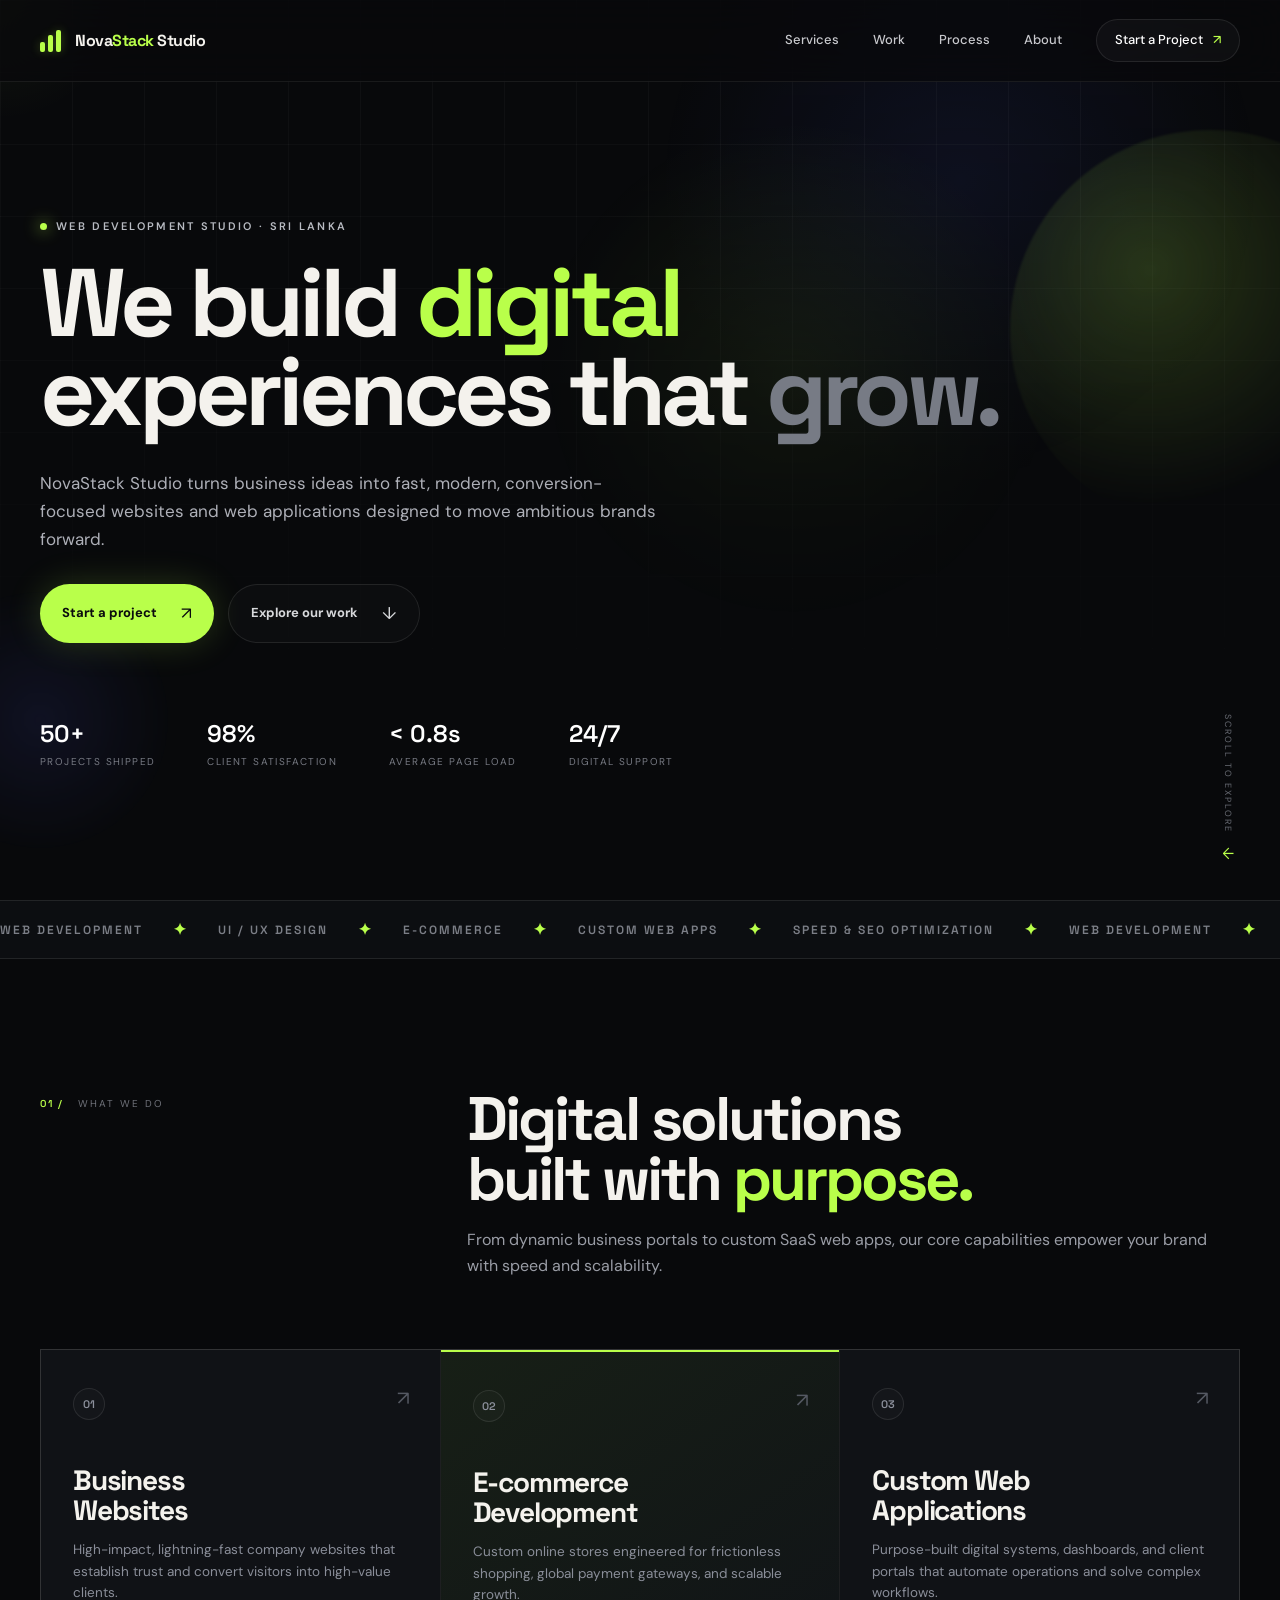
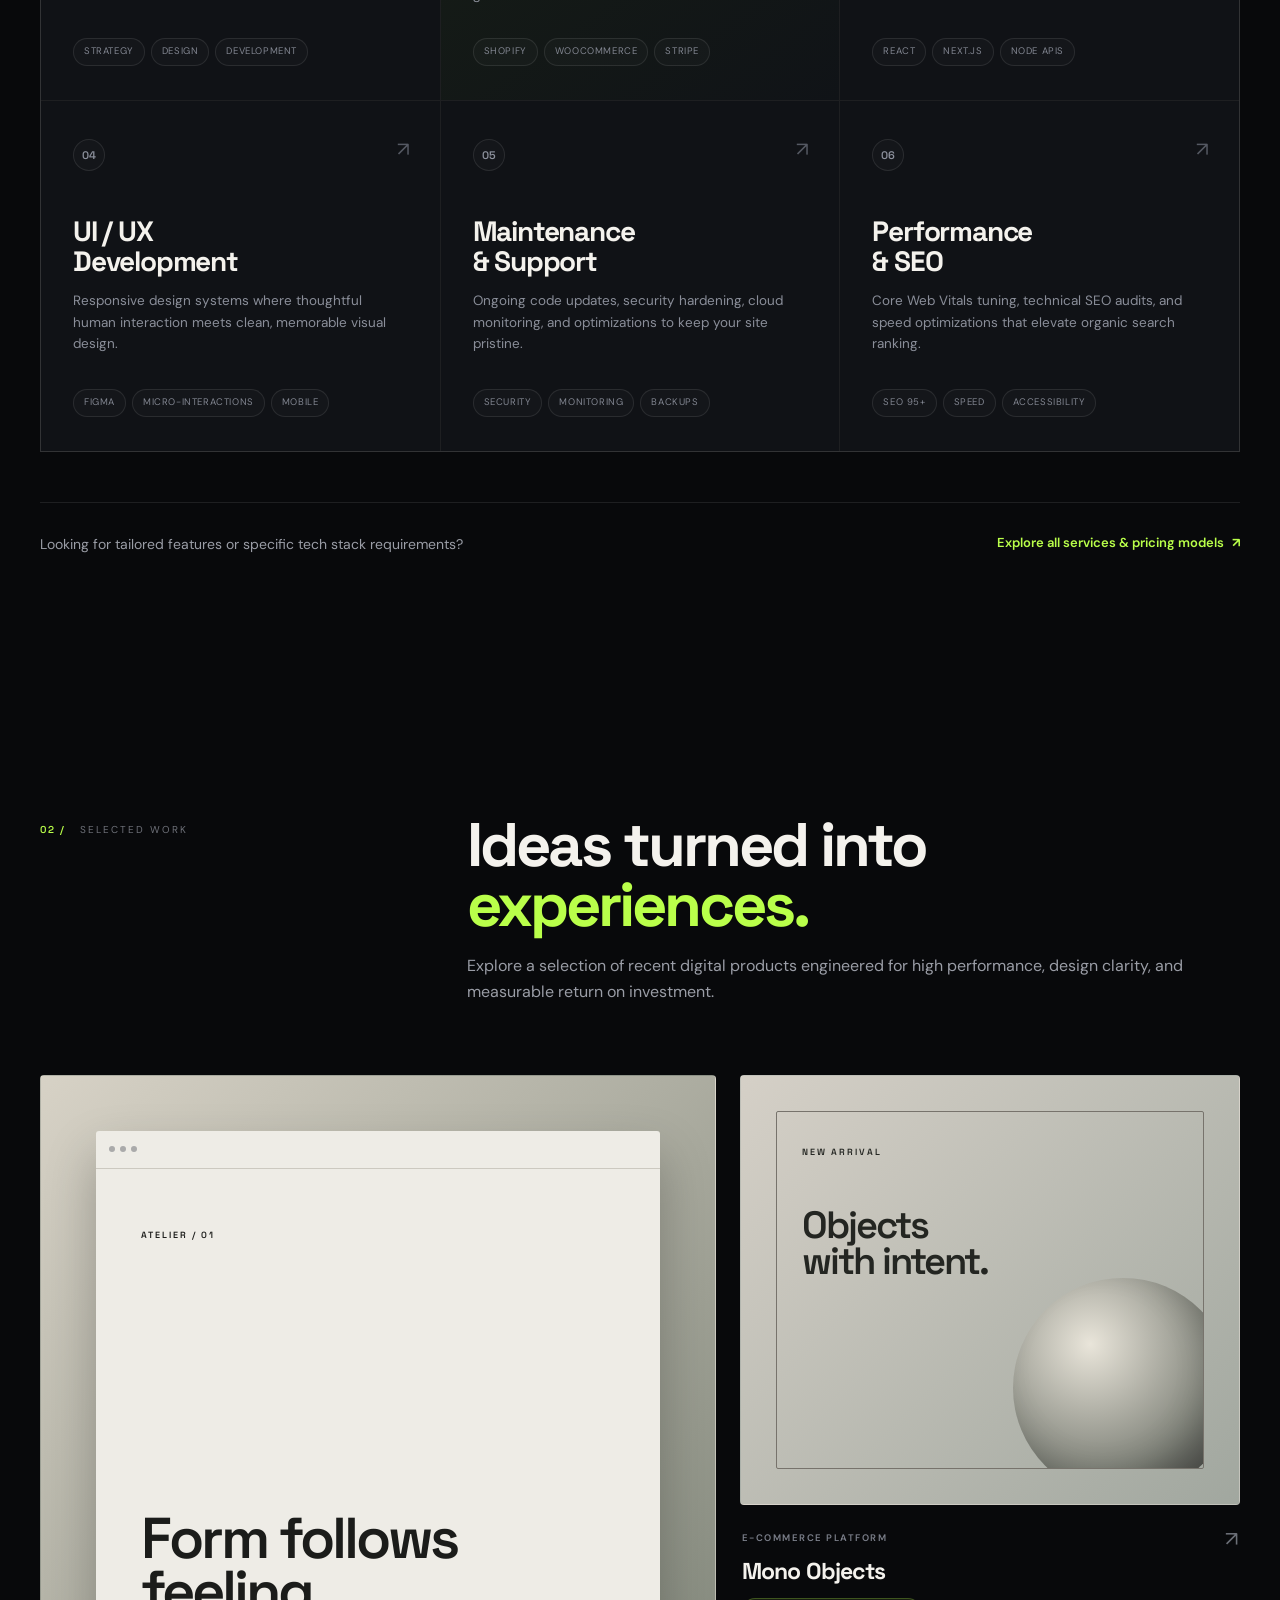
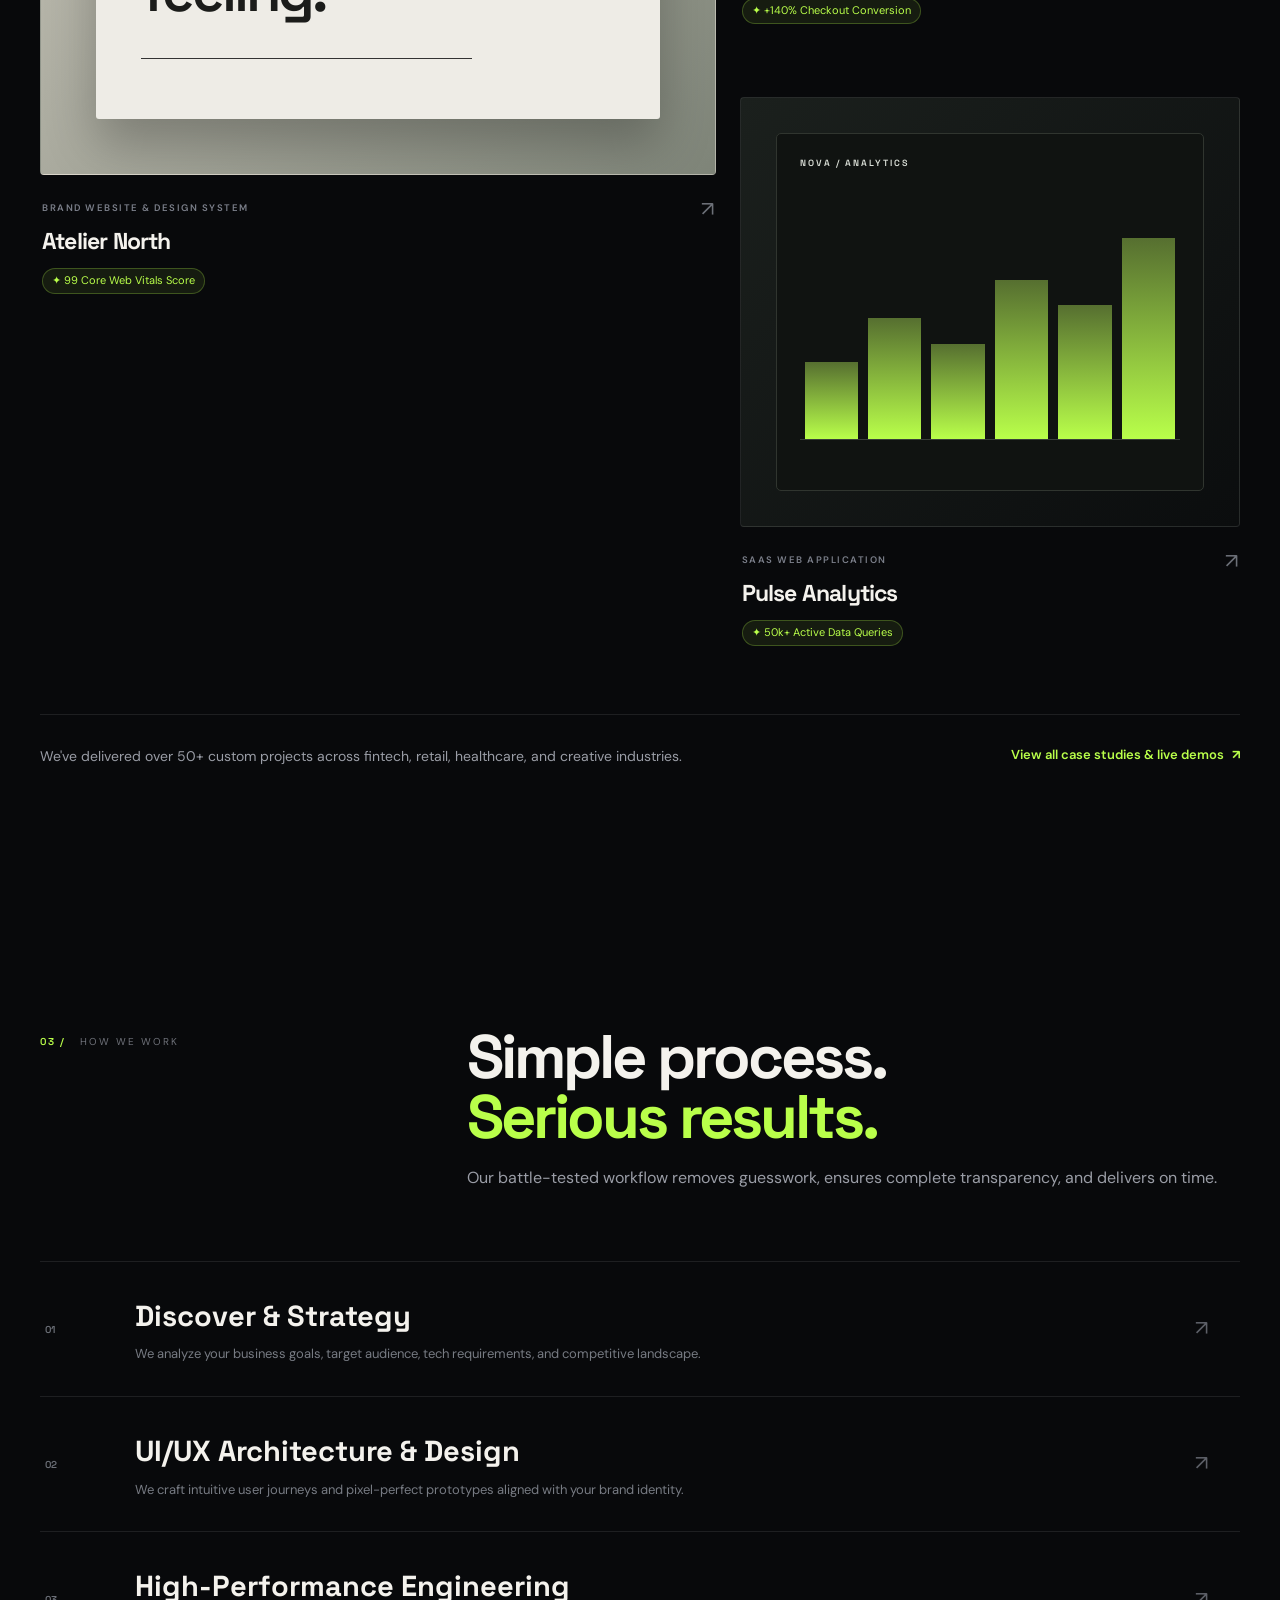
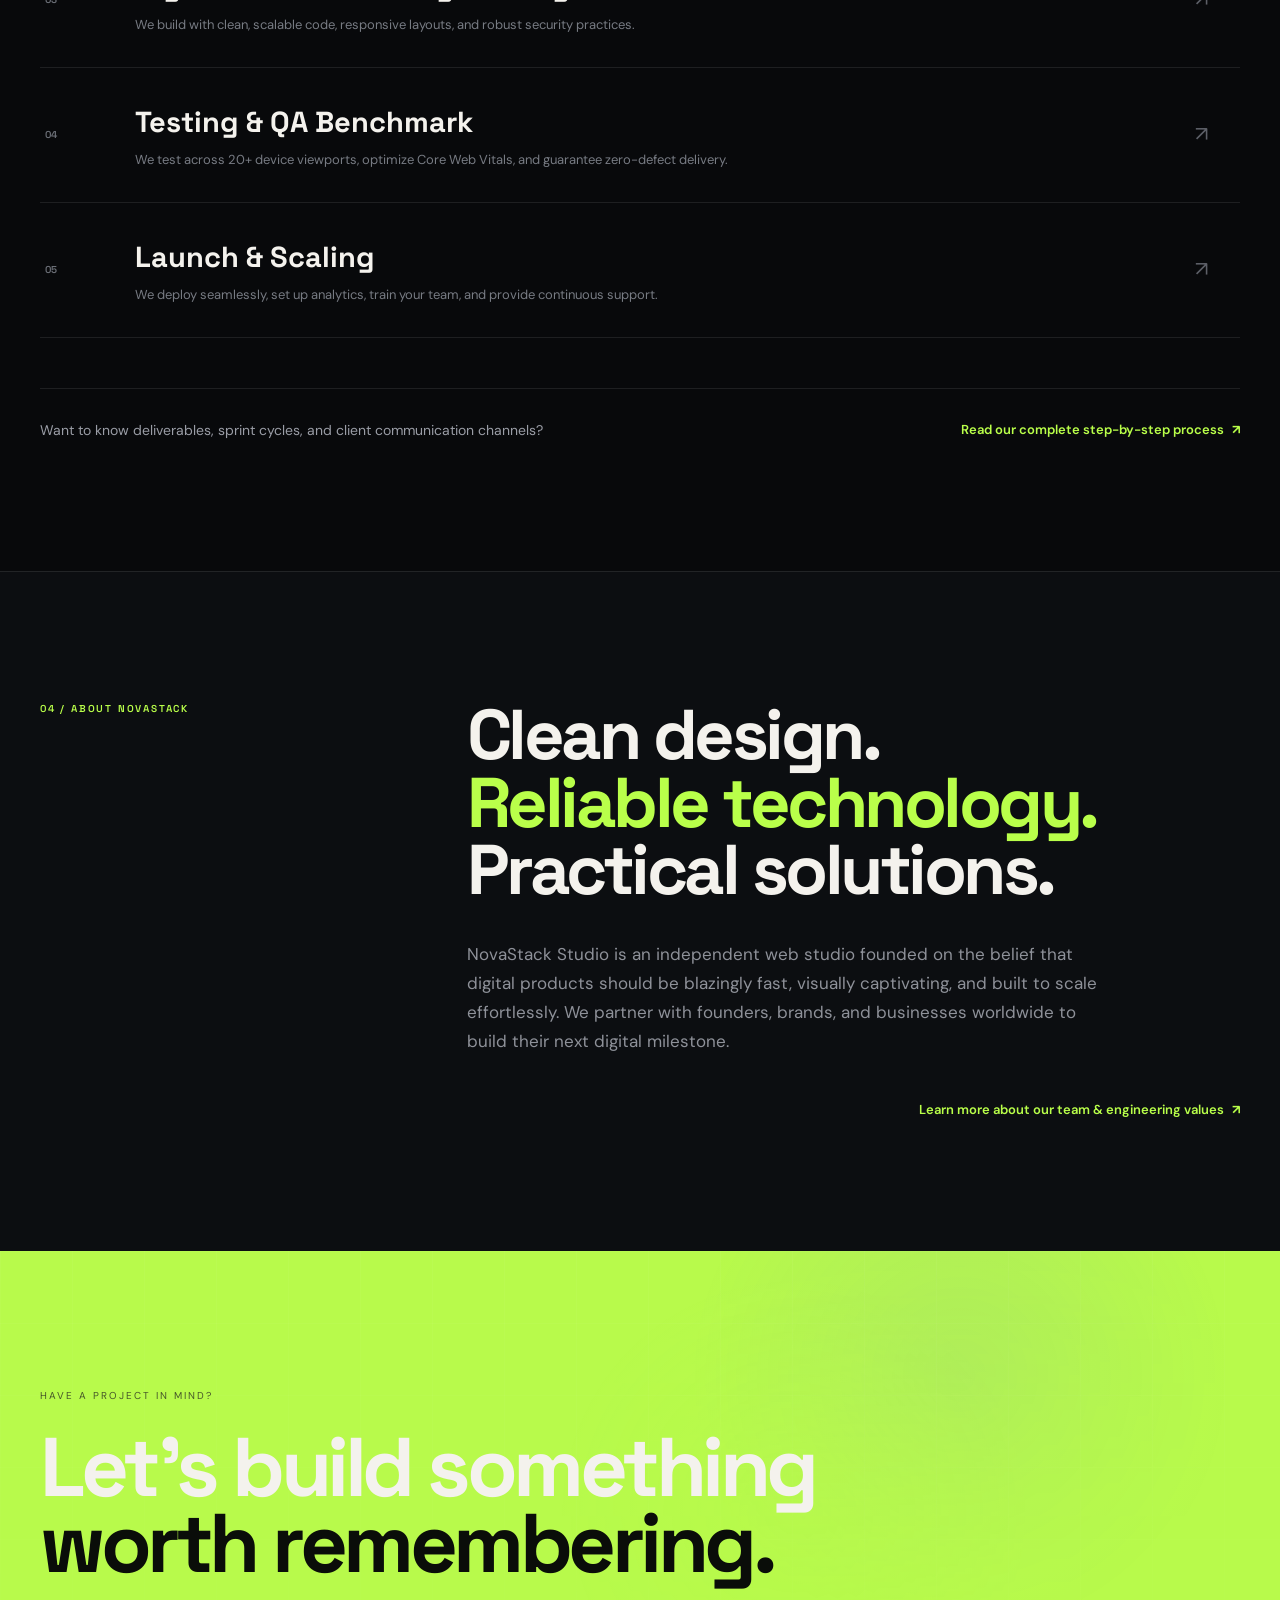
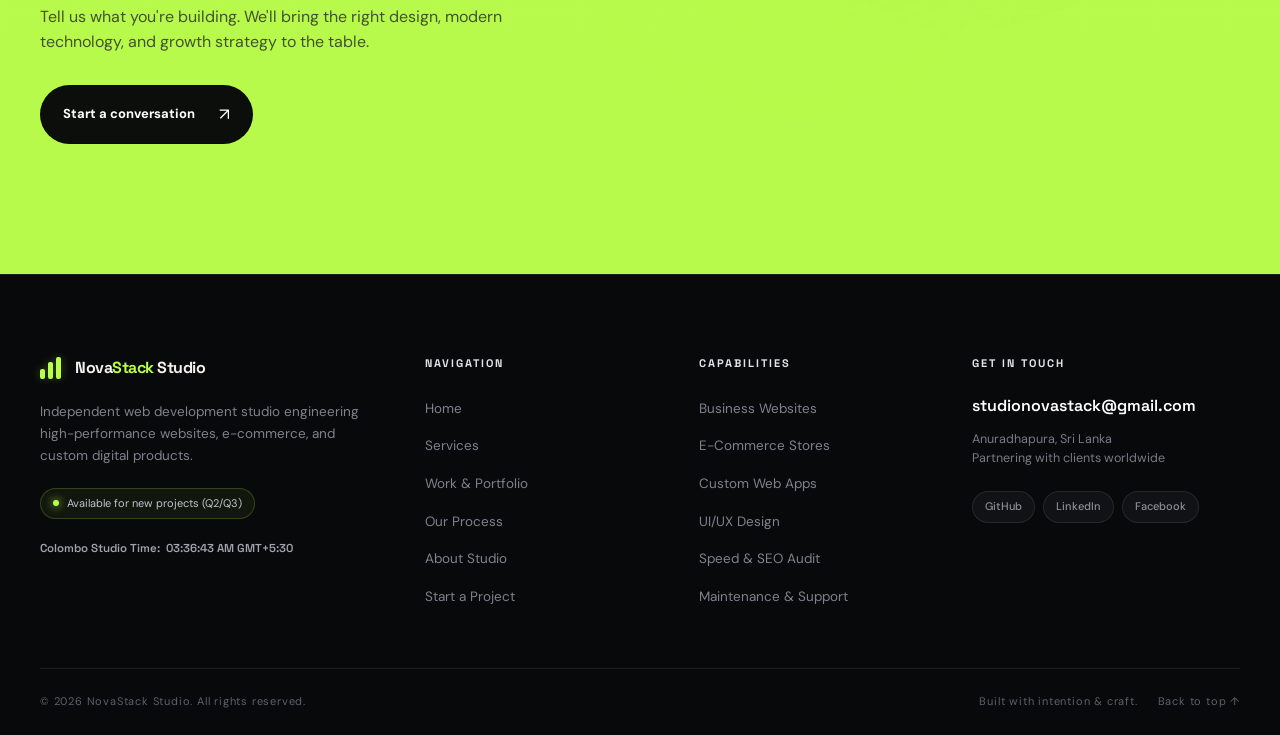
<file: index.html>
<!DOCTYPE html>
<html lang="en">

<head>
  <meta charset="UTF-8">
  <meta name="viewport" content="width=device-width, initial-scale=1.0">
  <meta name="description"
    content="NovaStack Studio - High-performance web development studio in Sri Lanka building modern websites, e-commerce platforms, custom web applications, and digital experiences.">
  <title>NovaStack Studio | Modern Web Development </title>
  <link rel="preconnect" href="https://fonts.googleapis.com">
  <link rel="preconnect" href="https://fonts.gstatic.com" crossorigin>
  <link
    href="https://fonts.googleapis.com/css2?family=DM+Sans:ital,opsz,wght@0,9..40,400..700;1,9..40,400..700&family=Space+Grotesk:wght@500;600;700&display=swap"
    rel="stylesheet">
  <link rel="stylesheet" href="css/style.css">
</head>

<body>
  <div class="cursor-glow"></div>

  <!-- Site Header -->
  <header class="site-header">
    <a class="brand" href="index.html" aria-label="NovaStack Studio Home">
      <span class="brand-mark"><span></span><span></span><span></span></span>
      <span>Nova<span>Stack</span> Studio</span>
    </a>
    <button class="menu-toggle" aria-label="Toggle navigation menu"><span></span><span></span></button>
    <nav class="nav">
      <a href="services.html">Services</a>
      <a href="work.html">Work</a>
      <a href="process.html">Process</a>
      <a href="about.html">About</a>
      <a class="nav-cta" href="contact.html">Start a Project <span>↗</span></a>
    </nav>
  </header>

  <!-- Main Content -->
  <main id="home">
    <!-- Hero Section -->
    <section class="hero">
      <div class="hero-grid"></div>
      <div class="hero-orb orb-one"></div>
      <div class="hero-orb orb-two"></div>
      <div class="container hero-content">
        <div class="eyebrow reveal"><i></i> Web development studio · Sri Lanka</div>
        <h1 class="reveal">We build <em>digital</em><br>experiences that <span>grow.</span></h1>
        <p class="hero-copy reveal">NovaStack Studio turns business ideas into fast, modern, conversion-focused websites
          and web applications designed to move ambitious brands forward.</p>
        <div class="hero-actions reveal">
          <a href="contact.html" class="btn btn-primary" id="hero-start-project">Start a project <b>↗</b></a>
          <a href="work.html" class="btn btn-ghost" id="hero-explore-work">Explore our work <b>↓</b></a>
        </div>
        <div class="hero-meta reveal">
          <div><strong>50+</strong><span>Projects shipped</span></div>
          <div><strong>98%</strong><span>Client satisfaction</span></div>
          <div><strong>&lt; 0.8s</strong><span>Average page load</span></div>
          <div><strong>24/7</strong><span>Digital support</span></div>
        </div>
      </div>
      <div class="scroll-cue">SCROLL TO EXPLORE <span>↓</span></div>
    </section>

    <!-- Marquee Capabilities -->
    <section class="marquee" aria-label="Capabilities ticker">
      <div class="marquee-track">
        <span>WEB DEVELOPMENT</span><i>✦</i><span>UI / UX DESIGN</span><i>✦</i><span>E-COMMERCE</span><i>✦</i><span>CUSTOM WEB APPS</span><i>✦</i><span>SPEED &amp; SEO OPTIMIZATION</span><i>✦</i>
        <span>WEB DEVELOPMENT</span><i>✦</i><span>UI / UX DESIGN</span><i>✦</i><span>E-COMMERCE</span><i>✦</i><span>CUSTOM WEB APPS</span><i>✦</i><span>SPEED &amp; SEO OPTIMIZATION</span><i>✦</i>
      </div>
    </section>

    <!-- Services Overview Section -->
    <section class="section services" id="services">
      <div class="container">
        <div class="section-head">
          <div><span class="section-number">01 /</span><span class="section-kicker">What we do</span></div>
          <div>
            <h2>Digital solutions<br>built with <em>purpose.</em></h2>
            <p>From dynamic business portals to custom SaaS web apps, our core capabilities empower your brand with speed and scalability.</p>
          </div>
        </div>
        <div class="service-grid">
          <article class="service-card reveal">
            <div class="service-icon">01</div><span class="service-arrow">↗</span>
            <h3>Business<br>Websites</h3>
            <p>High-impact, lightning-fast company websites that establish trust and convert visitors into high-value clients.</p>
            <div class="tags"><span>Strategy</span><span>Design</span><span>Development</span></div>
          </article>
          <article class="service-card featured reveal">
            <div class="service-icon">02</div><span class="service-arrow">↗</span>
            <h3>E-commerce<br>Development</h3>
            <p>Custom online stores engineered for frictionless shopping, global payment gateways, and scalable growth.</p>
            <div class="tags"><span>Shopify</span><span>WooCommerce</span><span>Stripe</span></div>
          </article>
          <article class="service-card reveal">
            <div class="service-icon">03</div><span class="service-arrow">↗</span>
            <h3>Custom Web<br>Applications</h3>
            <p>Purpose-built digital systems, dashboards, and client portals that automate operations and solve complex workflows.</p>
            <div class="tags"><span>React</span><span>Next.js</span><span>Node APIs</span></div>
          </article>
          <article class="service-card reveal">
            <div class="service-icon">04</div><span class="service-arrow">↗</span>
            <h3>UI / UX<br>Development</h3>
            <p>Responsive design systems where thoughtful human interaction meets clean, memorable visual design.</p>
            <div class="tags"><span>Figma</span><span>Micro-interactions</span><span>Mobile</span></div>
          </article>
          <article class="service-card reveal">
            <div class="service-icon">05</div><span class="service-arrow">↗</span>
            <h3>Maintenance<br>&amp; Support</h3>
            <p>Ongoing code updates, security hardening, cloud monitoring, and optimizations to keep your site pristine.</p>
            <div class="tags"><span>Security</span><span>Monitoring</span><span>Backups</span></div>
          </article>
          <article class="service-card reveal">
            <div class="service-icon">06</div><span class="service-arrow">↗</span>
            <h3>Performance<br>&amp; SEO</h3>
            <p>Core Web Vitals tuning, technical SEO audits, and speed optimizations that elevate organic search ranking.</p>
            <div class="tags"><span>SEO 95+</span><span>Speed</span><span>Accessibility</span></div>
          </article>
        </div>
        <div class="section-footer-cta reveal">
          <p style="color: var(--text-muted); font-size: 14px;">Looking for tailored features or specific tech stack requirements?</p>
          <a href="services.html" class="link-arrow">Explore all services &amp; pricing models <b>↗</b></a>
        </div>
      </div>
    </section>

    <!-- Selected Work Preview Section -->
    <section class="section work" id="work">
      <div class="container">
        <div class="section-head">
          <div><span class="section-number">02 /</span><span class="section-kicker">Selected work</span></div>
          <div>
            <h2>Ideas turned into<br><em>experiences.</em></h2>
            <p>Explore a selection of recent digital products engineered for high performance, design clarity, and measurable return on investment.</p>
          </div>
        </div>
        <div class="work-grid">
          <article class="project project-large reveal" data-category="brand">
            <div class="project-visual visual-a">
              <div class="mock-browser">
                <div class="browser-bar"><i></i><i></i><i></i></div>
                <div class="mock-content">
                  <small>ATELIER / 01</small>
                  <strong>Form follows<br>feeling.</strong>
                  <div class="mock-line"></div>
                </div>
              </div>
            </div>
            <div class="project-info">
              <div>
                <span>Brand Website &amp; Design System</span>
                <h3>Atelier North</h3>
                <div class="project-metric-pill">✦ 99 Core Web Vitals Score</div>
              </div>
              <b>↗</b>
            </div>
          </article>
          <article class="project reveal" data-category="ecommerce">
            <div class="project-visual visual-b">
              <div class="commerce-card">
                <small>NEW ARRIVAL</small>
                <strong>Objects<br>with intent.</strong>
                <div class="circle-product"></div>
              </div>
            </div>
            <div class="project-info">
              <div>
                <span>E-commerce Platform</span>
                <h3>Mono Objects</h3>
                <div class="project-metric-pill">✦ +140% Checkout Conversion</div>
              </div>
              <b>↗</b>
            </div>
          </article>
          <article class="project reveal" data-category="webapp">
            <div class="project-visual visual-c">
              <div class="dashboard">
                <div class="dash-top">NOVA / ANALYTICS</div>
                <div class="chart">
                  <span style="height:35%"></span>
                  <span style="height:55%"></span>
                  <span style="height:43%"></span>
                  <span style="height:72%"></span>
                  <span style="height:61%"></span>
                  <span style="height:91%"></span>
                </div>
              </div>
            </div>
            <div class="project-info">
              <div>
                <span>SaaS Web Application</span>
                <h3>Pulse Analytics</h3>
                <div class="project-metric-pill">✦ 50k+ Active Data Queries</div>
              </div>
              <b>↗</b>
            </div>
          </article>
        </div>
        <div class="section-footer-cta reveal">
          <p style="color: var(--text-muted); font-size: 14px;">We've delivered over 50+ custom projects across fintech, retail, healthcare, and creative industries.</p>
          <a href="work.html" class="link-arrow">View all case studies &amp; live demos <b>↗</b></a>
        </div>
      </div>
    </section>

    <!-- Process Overview Section -->
    <section class="section process" id="process">
      <div class="container">
        <div class="section-head">
          <div><span class="section-number">03 /</span><span class="section-kicker">How we work</span></div>
          <div>
            <h2>Simple process.<br><em>Serious results.</em></h2>
            <p>Our battle-tested workflow removes guesswork, ensures complete transparency, and delivers on time.</p>
          </div>
        </div>
        <div class="process-list">
          <div class="process-item reveal">
            <span>01</span>
            <div>
              <h3>Discover &amp; Strategy</h3>
              <p>We analyze your business goals, target audience, tech requirements, and competitive landscape.</p>
            </div>
            <b>↗</b>
          </div>
          <div class="process-item reveal">
            <span>02</span>
            <div>
              <h3>UI/UX Architecture &amp; Design</h3>
              <p>We craft intuitive user journeys and pixel-perfect prototypes aligned with your brand identity.</p>
            </div>
            <b>↗</b>
          </div>
          <div class="process-item reveal">
            <span>03</span>
            <div>
              <h3>High-Performance Engineering</h3>
              <p>We build with clean, scalable code, responsive layouts, and robust security practices.</p>
            </div>
            <b>↗</b>
          </div>
          <div class="process-item reveal">
            <span>04</span>
            <div>
              <h3>Testing &amp; QA Benchmark</h3>
              <p>We test across 20+ device viewports, optimize Core Web Vitals, and guarantee zero-defect delivery.</p>
            </div>
            <b>↗</b>
          </div>
          <div class="process-item reveal">
            <span>05</span>
            <div>
              <h3>Launch &amp; Scaling</h3>
              <p>We deploy seamlessly, set up analytics, train your team, and provide continuous support.</p>
            </div>
            <b>↗</b>
          </div>
        </div>
        <div class="section-footer-cta reveal">
          <p style="color: var(--text-muted); font-size: 14px;">Want to know deliverables, sprint cycles, and client communication channels?</p>
          <a href="process.html" class="link-arrow">Read our complete step-by-step process <b>↗</b></a>
        </div>
      </div>
    </section>

    <!-- Statement / About Overview Section -->
    <section class="statement" id="about">
      <div class="container statement-inner">
        <span class="section-number">04 / About NovaStack</span>
        <h2>Clean design.<br><em>Reliable technology.</em><br>Practical solutions.</h2>
        <p>NovaStack Studio is an independent web studio founded on the belief that digital products should be blazingly fast, visually captivating, and built to scale effortlessly. We partner with founders, brands, and businesses worldwide to build their next digital milestone.</p>
      </div>
      <div class="container" style="margin-top: 40px; text-align: right;">
        <a href="about.html" class="link-arrow">Learn more about our team &amp; engineering values <b>↗</b></a>
      </div>
    </section>

    <!-- Global CTA Banner -->
    <section class="cta" id="contact-banner">
      <div class="cta-grid"></div>
      <div class="container cta-inner">
        <span class="section-kicker">Have a project in mind?</span>
        <h2>Let's build something<br><em>worth remembering.</em></h2>
        <p>Tell us what you're building. We'll bring the right design, modern technology, and growth strategy to the table.</p>
        <a class="btn btn-light" href="contact.html" id="cta-start-conversation">Start a conversation <b>↗</b></a>
      </div>
    </section>
  </main>

  <!-- Comprehensive Studio Footer -->
  <footer class="footer">
    <div class="container footer-top-grid">
      <!-- Col 1: Brand & Availability -->
      <div class="footer-brand-col">
        <a class="brand" href="index.html" aria-label="NovaStack Studio Home">
          <span class="brand-mark"><span></span><span></span><span></span></span>
          <span>Nova<span>Stack</span> Studio</span>
        </a>
        <p>Independent web development studio engineering high-performance websites, e-commerce, and custom digital products.</p>
        <div class="status-badge">
          <span class="dot"></span>
          <span>Available for new projects (Q2/Q3)</span>
        </div>
        <div class="time-badge">
          <span>Colombo Studio Time:</span>
          <span id="colombo-time">Loading time...</span>
        </div>
      </div>

      <!-- Col 2: Navigation -->
      <div class="footer-col">
        <h4>Navigation</h4>
        <ul class="footer-links">
          <li><a href="index.html">Home</a></li>
          <li><a href="services.html">Services</a></li>
          <li><a href="work.html">Work &amp; Portfolio</a></li>
          <li><a href="process.html">Our Process</a></li>
          <li><a href="about.html">About Studio</a></li>
          <li><a href="contact.html">Start a Project</a></li>
        </ul>
      </div>

      <!-- Col 3: Services -->
      <div class="footer-col">
        <h4>Capabilities</h4>
        <ul class="footer-links">
          <li><a href="services.html#business-websites">Business Websites</a></li>
          <li><a href="services.html#ecommerce">E-Commerce Stores</a></li>
          <li><a href="services.html#web-apps">Custom Web Apps</a></li>
          <li><a href="services.html#uiux">UI/UX Design</a></li>
          <li><a href="services.html#performance">Speed &amp; SEO Audit</a></li>
          <li><a href="services.html#maintenance">Maintenance &amp; Support</a></li>
        </ul>
      </div>

      <!-- Col 4: Contact & Socials -->
      <div class="footer-col">
        <h4>Get In Touch</h4>
        <div class="footer-contact-info">
          <a class="footer-email-link" href="mailto:studionovastack@gmail.com">studionovastack@gmail.com</a>
          <p class="footer-location">Anuradhapura, Sri Lanka<br>Partnering with clients worldwide</p>
          <div class="social-pills">
            <a href="https://github.com/NovaStackStudioDev" target="_blank" rel="noopener" class="social-pill" aria-label="GitHub">GitHub</a>
            <a href="https://www.linkedin.com/company/novastack-studio" target="_blank" rel="noopener" class="social-pill" aria-label="LinkedIn">LinkedIn</a>
            <a href="https://www.facebook.com/share/19Hvf7Y3iM/?mibextid=wwXIfr" target="_blank" rel="noopener" class="social-pill" aria-label="Facebook">Facebook</a>
            
          </div>
        </div>
      </div>
    </div>

    <!-- Footer Bottom Bar -->
    <div class="container footer-bottom">
      <span>© <span id="year"></span> NovaStack Studio. All rights reserved.</span>
      <div class="footer-bottom-links">
        <span>Built with intention &amp; craft.</span>
        <a href="#home">Back to top ↑</a>
      </div>
    </div>
  </footer>

  <script src="js/script.js"></script>
</body>

</html>
</file>
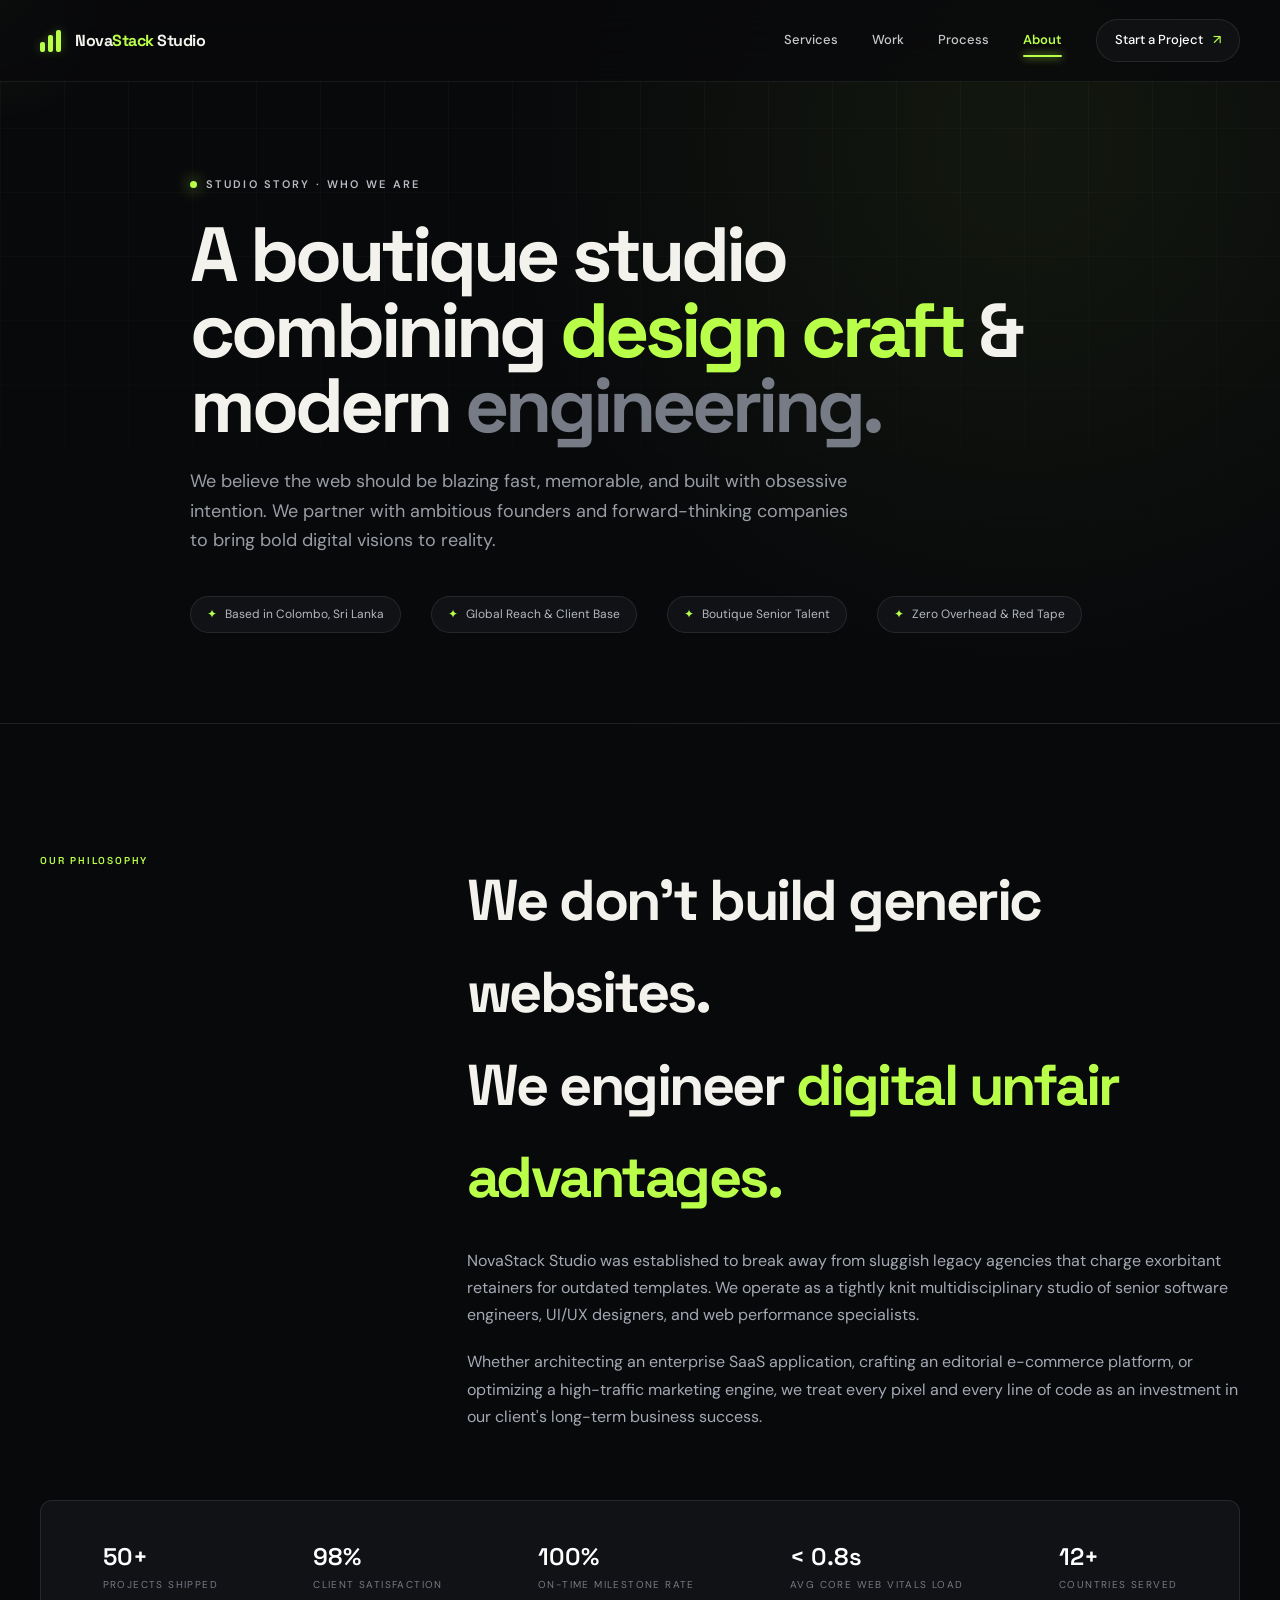
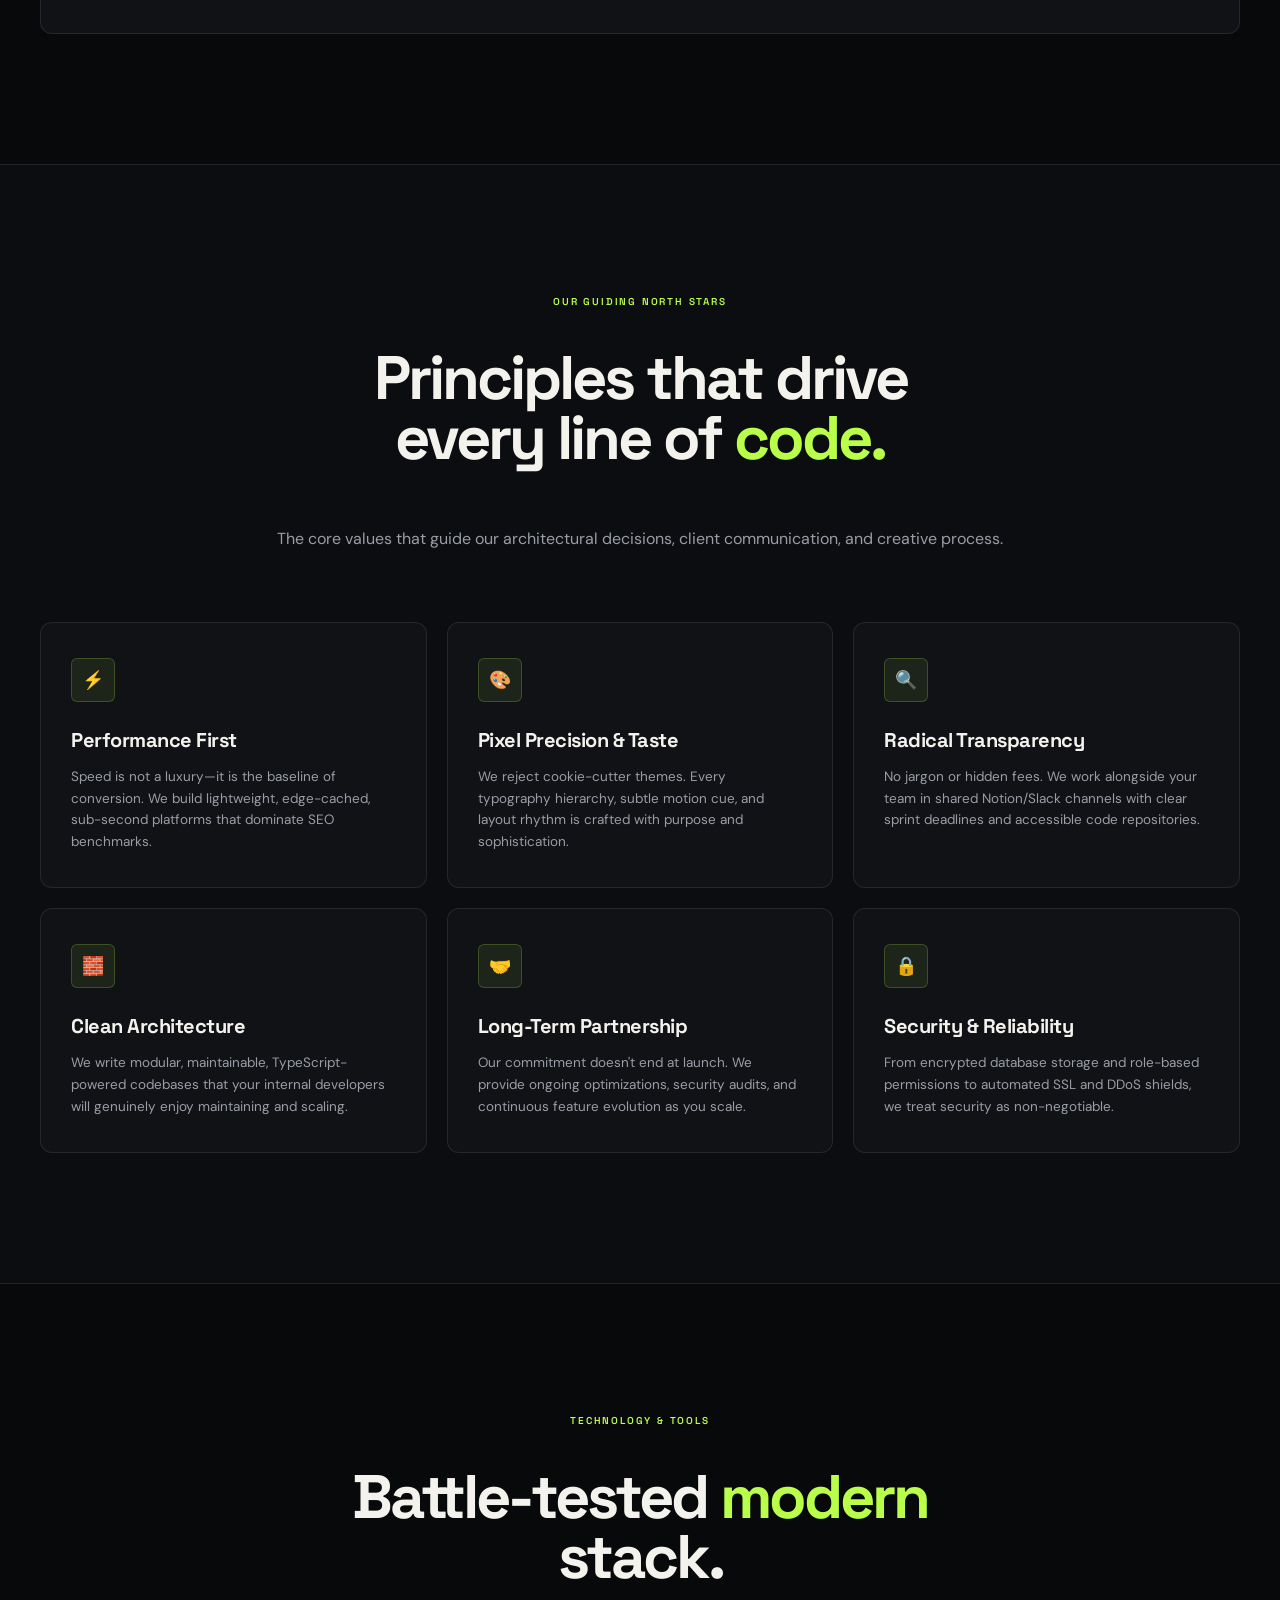
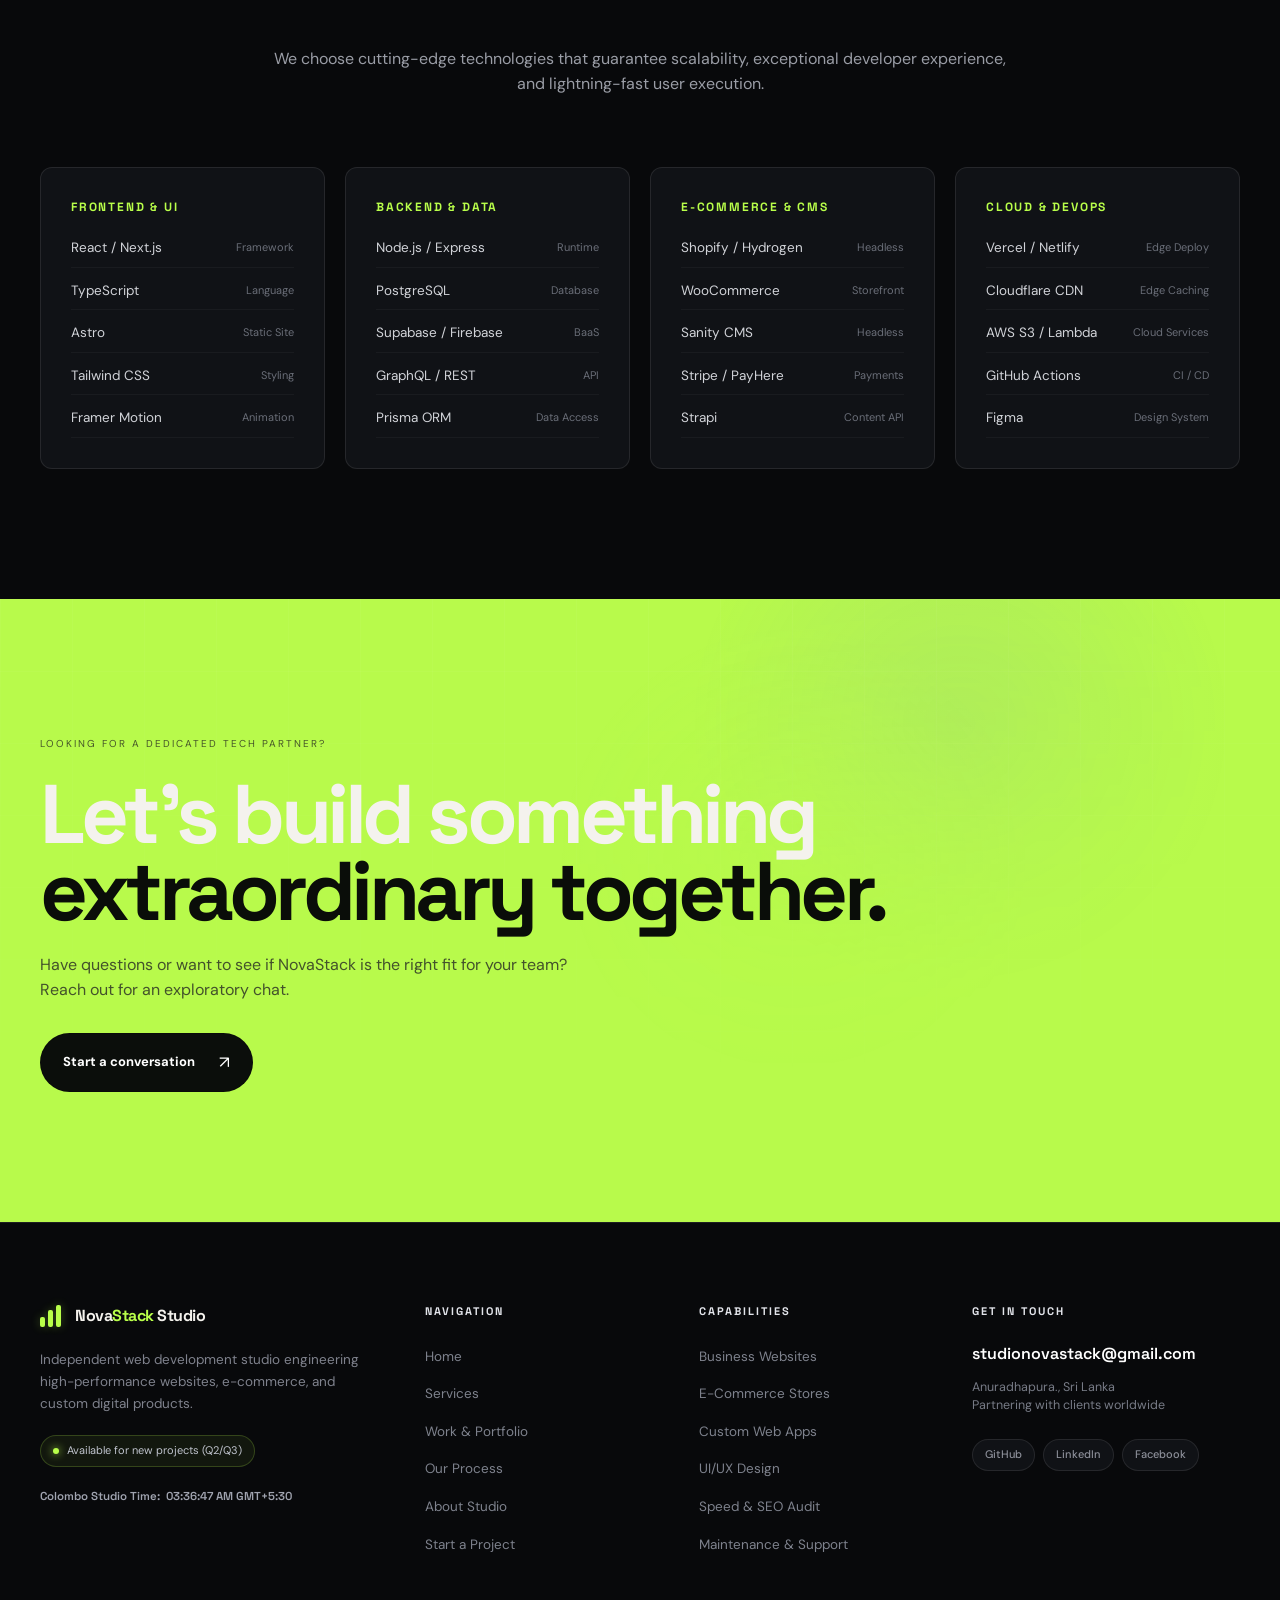
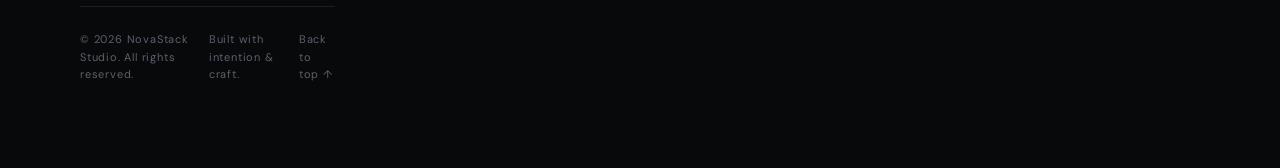
<file: about.html>
<!DOCTYPE html>
<html lang="en">

<head>
  <meta charset="UTF-8">
  <meta name="viewport" content="width=device-width, initial-scale=1.0">
  <meta name="description"
    content="Learn about NovaStack Studio - a boutique web development and digital experience studio based in Sri Lanka, engineering high-speed websites, web apps, and design systems for global brands.">
  <title>About NovaStack Studio </title>
  <link rel="preconnect" href="https://fonts.googleapis.com">
  <link rel="preconnect" href="https://fonts.gstatic.com" crossorigin>
  <link
    href="https://fonts.googleapis.com/css2?family=DM+Sans:ital,opsz,wght@0,9..40,400..700;1,9..40,400..700&family=Space+Grotesk:wght@500;600;700&display=swap"
    rel="stylesheet">
  <link rel="stylesheet" href="css/style.css">
</head>

<body>
  <div class="cursor-glow"></div>

  <!-- Site Header -->
  <header class="site-header">
    <a class="brand" href="index.html" aria-label="NovaStack Studio Home">
      <span class="brand-mark"><span></span><span></span><span></span></span>
      <span>Nova<span>Stack</span> Studio</span>
    </a>
    <button class="menu-toggle" aria-label="Toggle navigation menu"><span></span><span></span></button>
    <nav class="nav">
      <a href="services.html">Services</a>
      <a href="work.html">Work</a>
      <a href="process.html">Process</a>
      <a href="about.html">About</a>
      <a class="nav-cta" href="contact.html">Start a Project <span>↗</span></a>
    </nav>
  </header>

  <!-- Page Hero Banner -->
  <header class="page-hero">
    <div class="page-hero-grid"></div>
    <div class="container page-hero-content">
      <div class="eyebrow reveal"><i></i> Studio Story · Who We Are</div>
      <h1 class="reveal">A boutique studio combining <em>design craft</em> &amp; modern <span>engineering.</span></h1>
      <p class="reveal">We believe the web should be blazing fast, memorable, and built with obsessive intention. We partner with ambitious founders and forward-thinking companies to bring bold digital visions to reality.</p>
      <div class="page-hero-meta reveal">
        <span class="hero-pill"><i>✦</i> Based in Colombo, Sri Lanka</span>
        <span class="hero-pill"><i>✦</i> Global Reach &amp; Client Base</span>
        <span class="hero-pill"><i>✦</i> Boutique Senior Talent</span>
        <span class="hero-pill"><i>✦</i> Zero Overhead &amp; Red Tape</span>
      </div>
    </div>
  </header>

  <!-- Studio Story & Mission Section -->
  <main class="section">
    <div class="container">
      <div class="statement-inner" style="align-items: start; margin-bottom: 70px;">
        <span class="section-number">Our Philosophy</span>
        <div>
          <h2 style="font-size: clamp(36px, 4.5vw, 62px); letter-spacing: -2.5px; margin-bottom: 24px;">
            We don't build generic websites.<br>We engineer <em>digital unfair advantages.</em>
          </h2>
          <p style="font-size: 16px; color: #a5a9b4; line-height: 1.7; margin-bottom: 20px;">
            NovaStack Studio was established to break away from sluggish legacy agencies that charge exorbitant retainers for outdated templates. We operate as a tightly knit multidisciplinary studio of senior software engineers, UI/UX designers, and web performance specialists.
          </p>
          <p style="font-size: 16px; color: #a5a9b4; line-height: 1.7;">
            Whether architecting an enterprise SaaS application, crafting an editorial e-commerce platform, or optimizing a high-traffic marketing engine, we treat every pixel and every line of code as an investment in our client's long-term business success.
          </p>
        </div>
      </div>

      <!-- Studio Key Stats Grid -->
      <div class="hero-meta reveal" style="margin-top: 0; padding: 40px; background: var(--surface); border: 1px solid var(--line); border-radius: var(--radius-md); justify-content: space-around;">
        <div><strong>50+</strong><span>Projects Shipped</span></div>
        <div><strong>98%</strong><span>Client Satisfaction</span></div>
        <div><strong>100%</strong><span>On-Time Milestone Rate</span></div>
        <div><strong>&lt; 0.8s</strong><span>Avg Core Web Vitals Load</span></div>
        <div><strong>12+</strong><span>Countries Served</span></div>
      </div>
    </div>
  </main>

  <!-- Core Principles Section -->
  <section class="section" style="background: #0b0d10; border-top: 1px solid var(--line); border-bottom: 1px solid var(--line);">
    <div class="container">
      <div class="section-head center">
        <span class="section-number">Our Guiding North Stars</span>
        <h2>Principles that drive<br>every line of <em>code.</em></h2>
        <p>The core values that guide our architectural decisions, client communication, and creative process.</p>
      </div>

      <div class="about-values-grid">
        <div class="value-card reveal">
          <div class="value-card-icon">⚡</div>
          <h3>Performance First</h3>
          <p>Speed is not a luxury—it is the baseline of conversion. We build lightweight, edge-cached, sub-second platforms that dominate SEO benchmarks.</p>
        </div>

        <div class="value-card reveal">
          <div class="value-card-icon">🎨</div>
          <h3>Pixel Precision &amp; Taste</h3>
          <p>We reject cookie-cutter themes. Every typography hierarchy, subtle motion cue, and layout rhythm is crafted with purpose and sophistication.</p>
        </div>

        <div class="value-card reveal">
          <div class="value-card-icon">🔍</div>
          <h3>Radical Transparency</h3>
          <p>No jargon or hidden fees. We work alongside your team in shared Notion/Slack channels with clear sprint deadlines and accessible code repositories.</p>
        </div>

        <div class="value-card reveal">
          <div class="value-card-icon">🧱</div>
          <h3>Clean Architecture</h3>
          <p>We write modular, maintainable, TypeScript-powered codebases that your internal developers will genuinely enjoy maintaining and scaling.</p>
        </div>

        <div class="value-card reveal">
          <div class="value-card-icon">🤝</div>
          <h3>Long-Term Partnership</h3>
          <p>Our commitment doesn't end at launch. We provide ongoing optimizations, security audits, and continuous feature evolution as you scale.</p>
        </div>

        <div class="value-card reveal">
          <div class="value-card-icon">🔒</div>
          <h3>Security &amp; Reliability</h3>
          <p>From encrypted database storage and role-based permissions to automated SSL and DDoS shields, we treat security as non-negotiable.</p>
        </div>
      </div>
    </div>
  </section>

  <!-- Tech Stack Matrix Section -->
  <section class="section">
    <div class="container">
      <div class="section-head center">
        <span class="section-number">Technology &amp; Tools</span>
        <h2>Battle-tested <em>modern</em> stack.</h2>
        <p>We choose cutting-edge technologies that guarantee scalability, exceptional developer experience, and lightning-fast user execution.</p>
      </div>

      <div class="tech-matrix">
        <!-- Group 1 -->
        <div class="tech-group reveal">
          <h4>Frontend &amp; UI</h4>
          <div class="tech-list">
            <div class="tech-item"><span>React / Next.js</span><span>Framework</span></div>
            <div class="tech-item"><span>TypeScript</span><span>Language</span></div>
            <div class="tech-item"><span>Astro</span><span>Static Site</span></div>
            <div class="tech-item"><span>Tailwind CSS</span><span>Styling</span></div>
            <div class="tech-item"><span>Framer Motion</span><span>Animation</span></div>
          </div>
        </div>

        <!-- Group 2 -->
        <div class="tech-group reveal">
          <h4>Backend &amp; Data</h4>
          <div class="tech-list">
            <div class="tech-item"><span>Node.js / Express</span><span>Runtime</span></div>
            <div class="tech-item"><span>PostgreSQL</span><span>Database</span></div>
            <div class="tech-item"><span>Supabase / Firebase</span><span>BaaS</span></div>
            <div class="tech-item"><span>GraphQL / REST</span><span>API</span></div>
            <div class="tech-item"><span>Prisma ORM</span><span>Data Access</span></div>
          </div>
        </div>

        <!-- Group 3 -->
        <div class="tech-group reveal">
          <h4>E-Commerce &amp; CMS</h4>
          <div class="tech-list">
            <div class="tech-item"><span>Shopify / Hydrogen</span><span>Headless</span></div>
            <div class="tech-item"><span>WooCommerce</span><span>Storefront</span></div>
            <div class="tech-item"><span>Sanity CMS</span><span>Headless</span></div>
            <div class="tech-item"><span>Stripe / PayHere</span><span>Payments</span></div>
            <div class="tech-item"><span>Strapi</span><span>Content API</span></div>
          </div>
        </div>

        <!-- Group 4 -->
        <div class="tech-group reveal">
          <h4>Cloud &amp; DevOps</h4>
          <div class="tech-list">
            <div class="tech-item"><span>Vercel / Netlify</span><span>Edge Deploy</span></div>
            <div class="tech-item"><span>Cloudflare CDN</span><span>Edge Caching</span></div>
            <div class="tech-item"><span>AWS S3 / Lambda</span><span>Cloud Services</span></div>
            <div class="tech-item"><span>GitHub Actions</span><span>CI / CD</span></div>
            <div class="tech-item"><span>Figma</span><span>Design System</span></div>
          </div>
        </div>
      </div>
    </div>
  </section>

  <!-- Global CTA Banner -->
  <section class="cta">
    <div class="cta-grid"></div>
    <div class="container cta-inner">
      <span class="section-kicker">Looking for a dedicated tech partner?</span>
      <h2>Let's build something<br><em>extraordinary together.</em></h2>
      <p>Have questions or want to see if NovaStack is the right fit for your team? Reach out for an exploratory chat.</p>
      <a class="btn btn-light" href="contact.html">Start a conversation <b>↗</b></a>
    </div>
  </section>

  <!-- Comprehensive Studio Footer -->
  <footer class="footer">
    <div class="container footer-top-grid">
      <div class="footer-brand-col">
        <a class="brand" href="index.html" aria-label="NovaStack Studio Home">
          <span class="brand-mark"><span></span><span></span><span></span></span>
          <span>Nova<span>Stack</span> Studio</span>
        </a>
        <p>Independent web development studio engineering high-performance websites, e-commerce, and custom digital products.</p>
        <div class="status-badge">
          <span class="dot"></span>
          <span>Available for new projects (Q2/Q3)</span>
        </div>
        <div class="time-badge">
          <span>Colombo Studio Time:</span>
          <span id="colombo-time">Loading time...</span>
        </div>
      </div>

      <div class="footer-col">
        <h4>Navigation</h4>
        <ul class="footer-links">
          <li><a href="index.html">Home</a></li>
          <li><a href="services.html">Services</a></li>
          <li><a href="work.html">Work &amp; Portfolio</a></li>
          <li><a href="process.html">Our Process</a></li>
          <li><a href="about.html">About Studio</a></li>
          <li><a href="contact.html">Start a Project</a></li>
        </ul>
      </div>

      <div class="footer-col">
        <h4>Capabilities</h4>
        <ul class="footer-links">
          <li><a href="services.html#business-websites">Business Websites</a></li>
          <li><a href="services.html#ecommerce">E-Commerce Stores</a></li>
          <li><a href="services.html#web-apps">Custom Web Apps</a></li>
          <li><a href="services.html#uiux">UI/UX Design</a></li>
          <li><a href="services.html#performance">Speed &amp; SEO Audit</a></li>
          <li><a href="services.html#maintenance">Maintenance &amp; Support</a></li>
        </ul>
      </div>

      <div class="footer-col">
        <h4>Get In Touch</h4>
        <div class="footer-contact-info">
          <a class="footer-email-link" href="mailto:studionovastack@gmail.com">studionovastack@gmail.com</a>
          <p class="footer-location">Anuradhapura., Sri Lanka<br>Partnering with clients worldwide</p>
          <div class="social-pills">
            <a href="https://github.com/NovaStackStudioDev" target="_blank" rel="noopener" class="social-pill" aria-label="GitHub">GitHub</a>
            <a href="https://www.linkedin.com/company/novastack-studio" target="_blank" rel="noopener" class="social-pill" aria-label="LinkedIn">LinkedIn</a>
            <a href="https://www.facebook.com/share/19Hvf7Y3iM/?mibextid=wwXIfr" target="_blank" rel="noopener" class="social-pill" aria-label="Facebook">Facebook</a>
           
        </div>
      </div>
    </div>

    <div class="container footer-bottom">
      <span>© <span id="year"></span> NovaStack Studio. All rights reserved.</span>
      <div class="footer-bottom-links">
        <span>Built with intention &amp; craft.</span>
        <a href="#">Back to top ↑</a>
      </div>
    </div>
  </footer>

  <script src="js/script.js"></script>
</body>

</html>
</file>
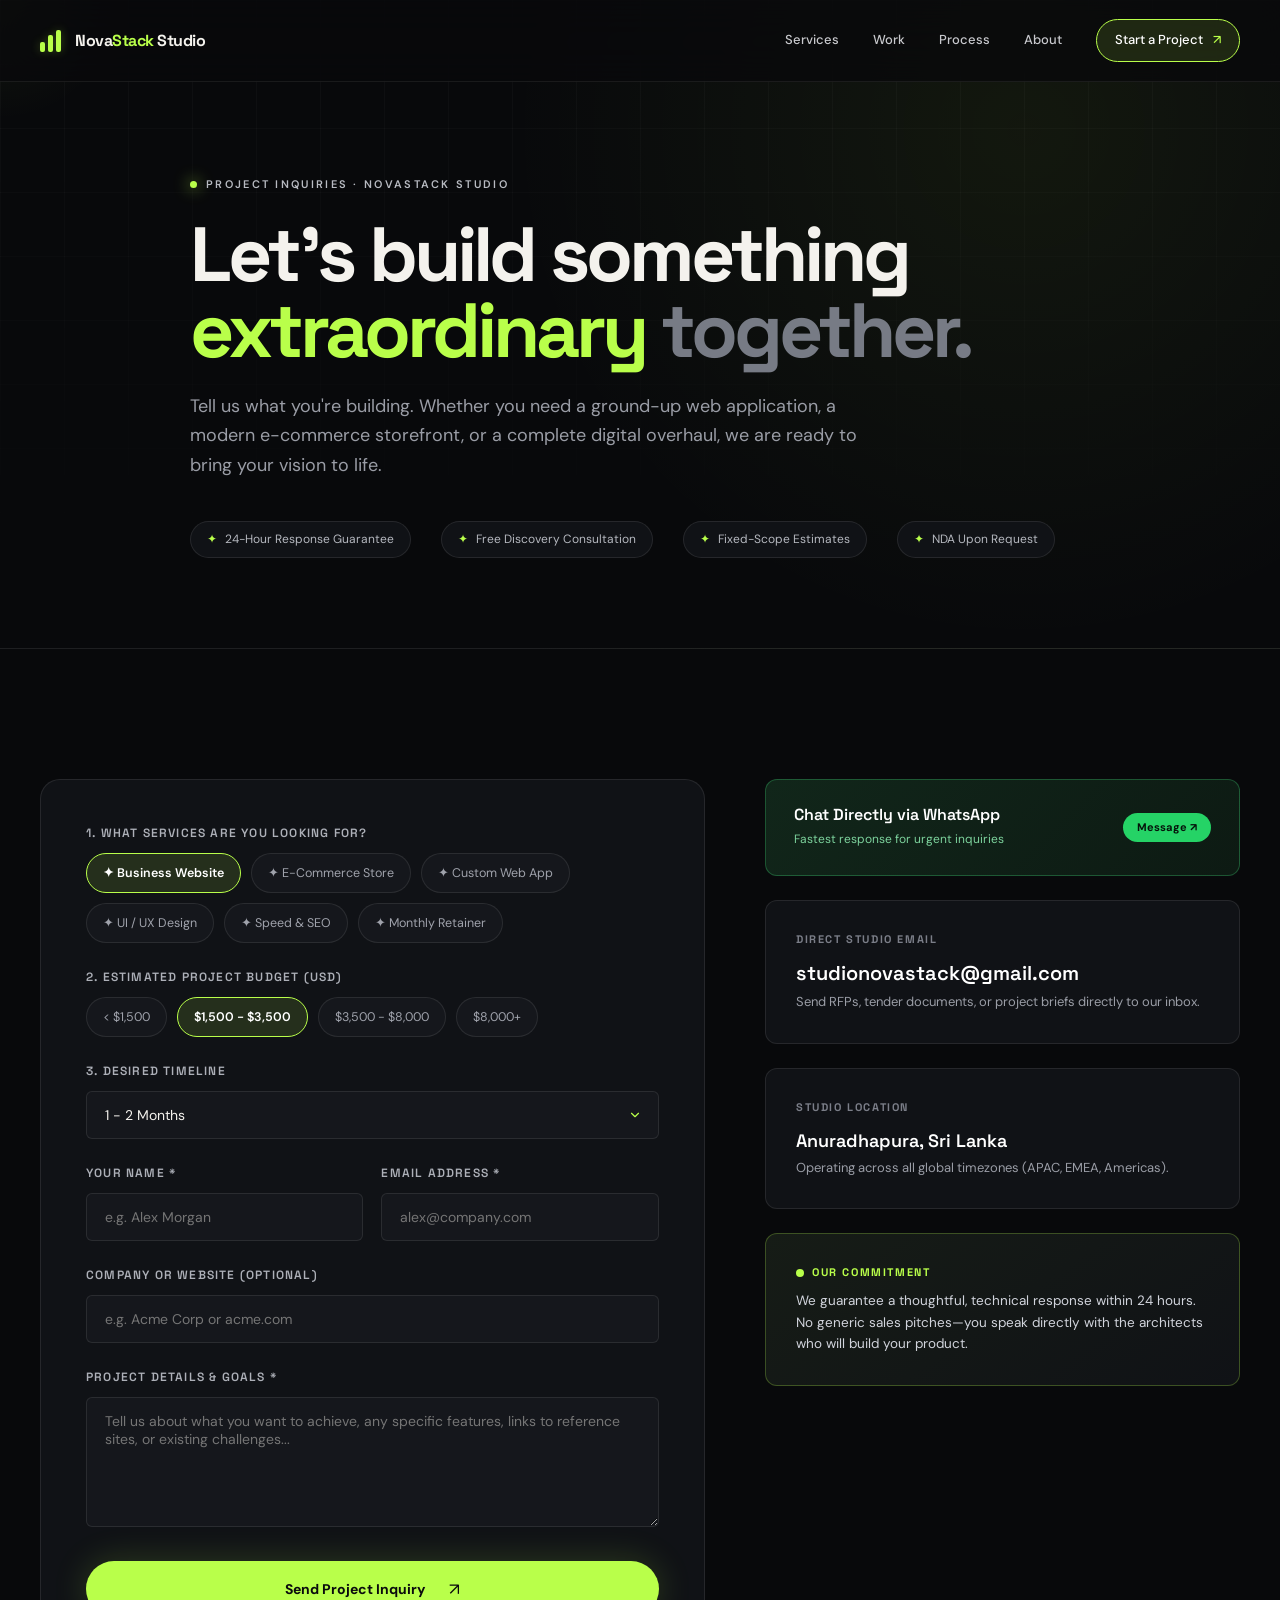
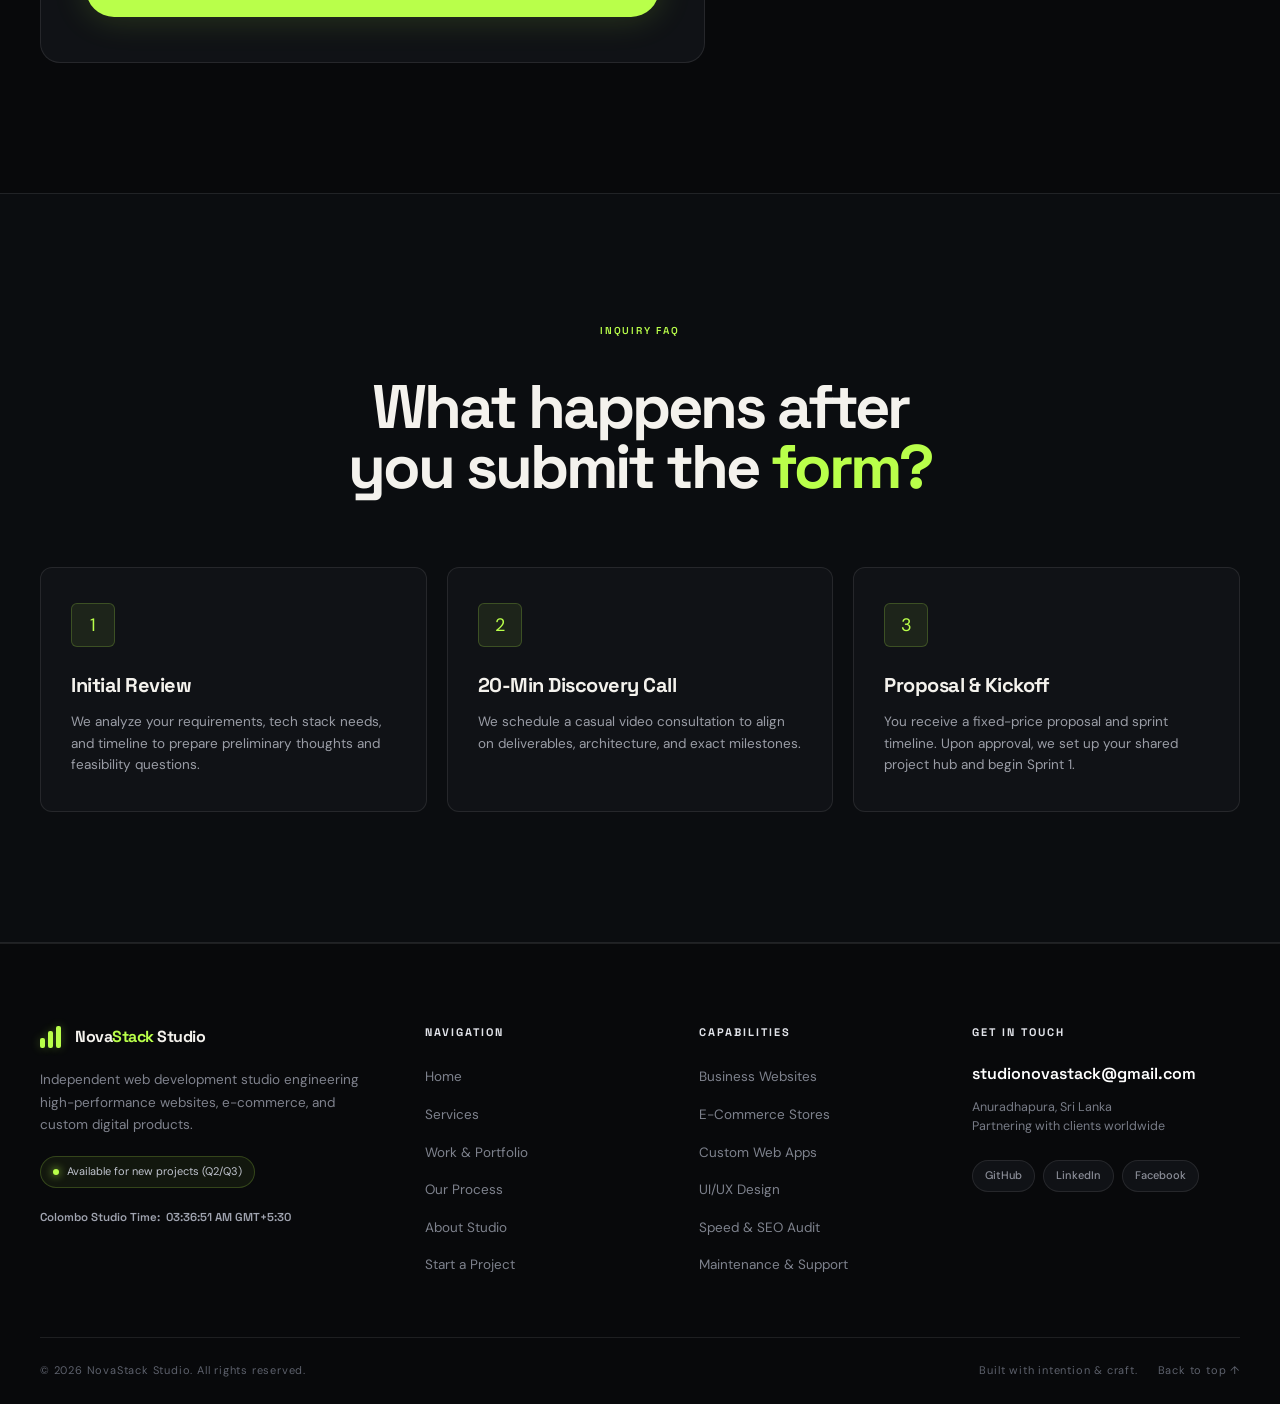
<file: contact.html>
<!DOCTYPE html>
<html lang="en">

<head>
  <meta charset="UTF-8">
  <meta name="viewport" content="width=device-width, initial-scale=1.0">
  <meta name="description"
    content="Start your next web development project with NovaStack Studio. Tell us about your goals, timeline, and budget. Fast 24-hour response guaranteed.">
  <title>Start a Project &amp; Contact | NovaStack Studio</title>
  <link rel="preconnect" href="https://fonts.googleapis.com">
  <link rel="preconnect" href="https://fonts.gstatic.com" crossorigin>
  <link
    href="https://fonts.googleapis.com/css2?family=DM+Sans:ital,opsz,wght@0,9..40,400..700;1,9..40,400..700&family=Space+Grotesk:wght@500;600;700&display=swap"
    rel="stylesheet">
  <link rel="stylesheet" href="css/style.css">
</head>

<body>
  <div class="cursor-glow"></div>

  <!-- Site Header -->
  <header class="site-header">
    <a class="brand" href="index.html" aria-label="NovaStack Studio Home">
      <span class="brand-mark"><span></span><span></span><span></span></span>
      <span>Nova<span>Stack</span> Studio</span>
    </a>
    <button class="menu-toggle" aria-label="Toggle navigation menu"><span></span><span></span></button>
    <nav class="nav">
      <a href="services.html">Services</a>
      <a href="work.html">Work</a>
      <a href="process.html">Process</a>
      <a href="about.html">About</a>
      <a class="nav-cta active" href="contact.html">Start a Project <span>↗</span></a>
    </nav>
  </header>

  <!-- Page Hero Banner -->
  <header class="page-hero">
    <div class="page-hero-grid"></div>
    <div class="container page-hero-content">
      <div class="eyebrow reveal"><i></i> Project Inquiries · NovaStack Studio</div>
      <h1 class="reveal">Let's build something <em>extraordinary</em> <span>together.</span></h1>
      <p class="reveal">Tell us what you're building. Whether you need a ground-up web application, a modern e-commerce storefront, or a complete digital overhaul, we are ready to bring your vision to life.</p>
      <div class="page-hero-meta reveal">
        <span class="hero-pill"><i>✦</i> 24-Hour Response Guarantee</span>
        <span class="hero-pill"><i>✦</i> Free Discovery Consultation</span>
        <span class="hero-pill"><i>✦</i> Fixed-Scope Estimates</span>
        <span class="hero-pill"><i>✦</i> NDA Upon Request</span>
      </div>
    </div>
  </header>

  <!-- Contact & Form Section -->
  <main class="section">
    <div class="container">
      <div class="contact-grid-layout">

        <!-- Left: Interactive Inquiry Form -->
        <div class="contact-form-card reveal">
          <form id="project-inquiry-form">
            <!-- Service Interest Chips -->
            <div class="form-group">
              <label class="form-label">1. What services are you looking for?</label>
              <div class="chip-options">
                <input type="checkbox" id="srv-web" class="chip-checkbox" name="services" value="Business Website" checked>
                <label for="srv-web" class="chip-label">✦ Business Website</label>

                <input type="checkbox" id="srv-ecom" class="chip-checkbox" name="services" value="E-Commerce">
                <label for="srv-ecom" class="chip-label">✦ E-Commerce Store</label>

                <input type="checkbox" id="srv-app" class="chip-checkbox" name="services" value="Custom Web App">
                <label for="srv-app" class="chip-label">✦ Custom Web App</label>

                <input type="checkbox" id="srv-uiux" class="chip-checkbox" name="services" value="UI/UX Design">
                <label for="srv-uiux" class="chip-label">✦ UI / UX Design</label>

                <input type="checkbox" id="srv-speed" class="chip-checkbox" name="services" value="Speed & SEO">
                <label for="srv-speed" class="chip-label">✦ Speed &amp; SEO</label>

                <input type="checkbox" id="srv-retainer" class="chip-checkbox" name="services" value="Monthly Retainer">
                <label for="srv-retainer" class="chip-label">✦ Monthly Retainer</label>
              </div>
            </div>

            <!-- Estimated Budget Selection -->
            <div class="form-group">
              <label class="form-label">2. Estimated project budget (USD)</label>
              <div class="chip-options">
                <input type="radio" id="budget-1" name="budget" class="chip-checkbox" value="< $1,500">
                <label for="budget-1" class="chip-label">&lt; $1,500</label>

                <input type="radio" id="budget-2" name="budget" class="chip-checkbox" value="$1,500 - $3,500" checked>
                <label for="budget-2" class="chip-label">$1,500 - $3,500</label>

                <input type="radio" id="budget-3" name="budget" class="chip-checkbox" value="$3,500 - $8,000">
                <label for="budget-3" class="chip-label">$3,500 - $8,000</label>

                <input type="radio" id="budget-4" name="budget" class="chip-checkbox" value="$8,000+">
                <label for="budget-4" class="chip-label">$8,000+</label>
              </div>
            </div>

            <!-- Desired Timeline -->
            <div class="form-group">
              <label class="form-label" for="project-timeline">3. Desired timeline</label>
              <select id="project-timeline" class="form-select" name="timeline">
                <option value="Flexible / Exploring">Flexible / Exploring</option>
                <option value="Urgent (< 3 weeks)">Urgent (&lt; 3 weeks)</option>
                <option value="1 - 2 Months" selected>1 - 2 Months</option>
                <option value="3+ Months">3+ Months</option>
              </select>
            </div>

            <!-- Contact Information Inputs -->
            <div class="form-row">
              <div class="form-group">
                <label class="form-label" for="client-name">Your Name *</label>
                <input type="text" id="client-name" class="form-input" placeholder="e.g. Alex Morgan" required>
              </div>
              <div class="form-group">
                <label class="form-label" for="client-email">Email Address *</label>
                <input type="email" id="client-email" class="form-input" placeholder="alex@company.com" required>
              </div>
            </div>

            <div class="form-group">
              <label class="form-label" for="client-company">Company or Website (Optional)</label>
              <input type="text" id="client-company" class="form-input" placeholder="e.g. Acme Corp or acme.com">
            </div>

            <div class="form-group">
              <label class="form-label" for="project-details">Project Details &amp; Goals *</label>
              <textarea id="project-details" class="form-textarea" placeholder="Tell us about what you want to achieve, any specific features, links to reference sites, or existing challenges..." required></textarea>
            </div>

            <!-- Submit Button -->
            <button type="submit" class="btn btn-primary form-submit-btn" id="submit-inquiry-btn">
              Send Project Inquiry <b>↗</b>
            </button>
          </form>

          <!-- Interactive Success Message Alert Box -->
          <div id="form-success-message" class="form-success-alert">
            <h4>✦ Thank You! Your Inquiry Has Been Received.</h4>
            <p>Our senior engineering team will review your project requirements and reply to your email within <strong>24 business hours</strong> with initial estimates and next steps.</p>
          </div>
        </div>

        <!-- Right: Direct Contact Details & WhatsApp CTA -->
        <aside class="contact-sidebar reveal">
          <!-- WhatsApp Card -->
          <a href="https://wa.me/94704201344?text=Hello%20NovaStack%20Studio,%20I'd%20like%20to%20discuss%20a%20new%20project" target="_blank" rel="noopener" class="whatsapp-cta" aria-label="Direct WhatsApp Message">
            <div class="whatsapp-info">
              <strong>Chat Directly via WhatsApp</strong>
              <span>Fastest response for urgent inquiries</span>
            </div>
            <span class="whatsapp-badge">Message ↗</span>
          </a>

          <!-- Email Direct Card -->
          <div class="contact-card">
            <h4>Direct Studio Email</h4>
            <a href="mailto:studionovastack@gmail.com" class="contact-val">studionovastack@gmail.com</a>
            <p>Send RFPs, tender documents, or project briefs directly to our inbox.</p>
          </div>

          <!-- Studio Location Card -->
          <div class="contact-card">
            <h4>Studio Location</h4>
            <span class="contact-val" style="font-size: 18px;">Anuradhapura, Sri Lanka</span>
            <p>Operating across all global timezones (APAC, EMEA, Americas).</p>
          </div>

          <!-- Response Commitment Card -->
          <div class="contact-card" style="background: linear-gradient(145deg, #161c16, #101216); border-color: rgba(185, 255, 74, .25);">
            <div style="display: flex; align-items: center; gap: 8px; margin-bottom: 8px;">
              <span class="dot" style="width: 8px; height: 8px; background: var(--accent); border-radius: 50%;"></span>
              <h4 style="color: var(--accent); margin-bottom: 0;">Our Commitment</h4>
            </div>
            <p style="font-size: 13.5px; color: #d1d4dc;">
              We guarantee a thoughtful, technical response within 24 hours. No generic sales pitches—you speak directly with the architects who will build your product.
            </p>
          </div>
        </aside>

      </div>
    </div>
  </main>

  <!-- Quick FAQ for New Inquiries -->
  <section class="section" style="background: #0b0d10; border-top: 1px solid var(--line); border-bottom: 1px solid var(--line);">
    <div class="container">
      <div class="section-head center">
        <span class="section-number">Inquiry FAQ</span>
        <h2>What happens after<br>you submit the <em>form?</em></h2>
      </div>

      <div class="about-values-grid">
        <div class="value-card reveal">
          <div class="value-card-icon">1</div>
          <h3>Initial Review</h3>
          <p>We analyze your requirements, tech stack needs, and timeline to prepare preliminary thoughts and feasibility questions.</p>
        </div>

        <div class="value-card reveal">
          <div class="value-card-icon">2</div>
          <h3>20-Min Discovery Call</h3>
          <p>We schedule a casual video consultation to align on deliverables, architecture, and exact milestones.</p>
        </div>

        <div class="value-card reveal">
          <div class="value-card-icon">3</div>
          <h3>Proposal &amp; Kickoff</h3>
          <p>You receive a fixed-price proposal and sprint timeline. Upon approval, we set up your shared project hub and begin Sprint 1.</p>
        </div>
      </div>
    </div>
  </section>

  <!-- Comprehensive Studio Footer -->
  <footer class="footer">
    <div class="container footer-top-grid">
      <div class="footer-brand-col">
        <a class="brand" href="index.html" aria-label="NovaStack Studio Home">
          <span class="brand-mark"><span></span><span></span><span></span></span>
          <span>Nova<span>Stack</span> Studio</span>
        </a>
        <p>Independent web development studio engineering high-performance websites, e-commerce, and custom digital products.</p>
        <div class="status-badge">
          <span class="dot"></span>
          <span>Available for new projects (Q2/Q3)</span>
        </div>
        <div class="time-badge">
          <span>Colombo Studio Time:</span>
          <span id="colombo-time">Loading time...</span>
        </div>
      </div>

      <div class="footer-col">
        <h4>Navigation</h4>
        <ul class="footer-links">
          <li><a href="index.html">Home</a></li>
          <li><a href="services.html">Services</a></li>
          <li><a href="work.html">Work &amp; Portfolio</a></li>
          <li><a href="process.html">Our Process</a></li>
          <li><a href="about.html">About Studio</a></li>
          <li><a href="contact.html">Start a Project</a></li>
        </ul>
      </div>

      <div class="footer-col">
        <h4>Capabilities</h4>
        <ul class="footer-links">
          <li><a href="services.html#business-websites">Business Websites</a></li>
          <li><a href="services.html#ecommerce">E-Commerce Stores</a></li>
          <li><a href="services.html#web-apps">Custom Web Apps</a></li>
          <li><a href="services.html#uiux">UI/UX Design</a></li>
          <li><a href="services.html#performance">Speed &amp; SEO Audit</a></li>
          <li><a href="services.html#maintenance">Maintenance &amp; Support</a></li>
        </ul>
      </div>

      <div class="footer-col">
        <h4>Get In Touch</h4>
        <div class="footer-contact-info">
          <a class="footer-email-link" href="mailto:studionovastack@gmail.com">studionovastack@gmail.com</a>
          <p class="footer-location">Anuradhapura, Sri Lanka<br>Partnering with clients worldwide</p>
          <div class="social-pills">
            <a href="https://github.com/NovaStackStudioDev" target="_blank" rel="noopener" class="social-pill" aria-label="GitHub">GitHub</a>
            <a href="https://www.linkedin.com/company/novastack-studio" target="_blank" rel="noopener" class="social-pill" aria-label="LinkedIn">LinkedIn</a>
            <a href="https://www.facebook.com/share/19Hvf7Y3iM/?mibextid=wwXIfr" target="_blank" rel="noopener" class="social-pill" aria-label="Facebook">Facebook</a>
          
          </div>
        </div>
      </div>
    </div>

    <div class="container footer-bottom">
      <span>© <span id="year"></span> NovaStack Studio. All rights reserved.</span>
      <div class="footer-bottom-links">
        <span>Built with intention &amp; craft.</span>
        <a href="#">Back to top ↑</a>
      </div>
    </div>
  </footer>

  <script src="js/script.js"></script>
</body>

</html>
</file>
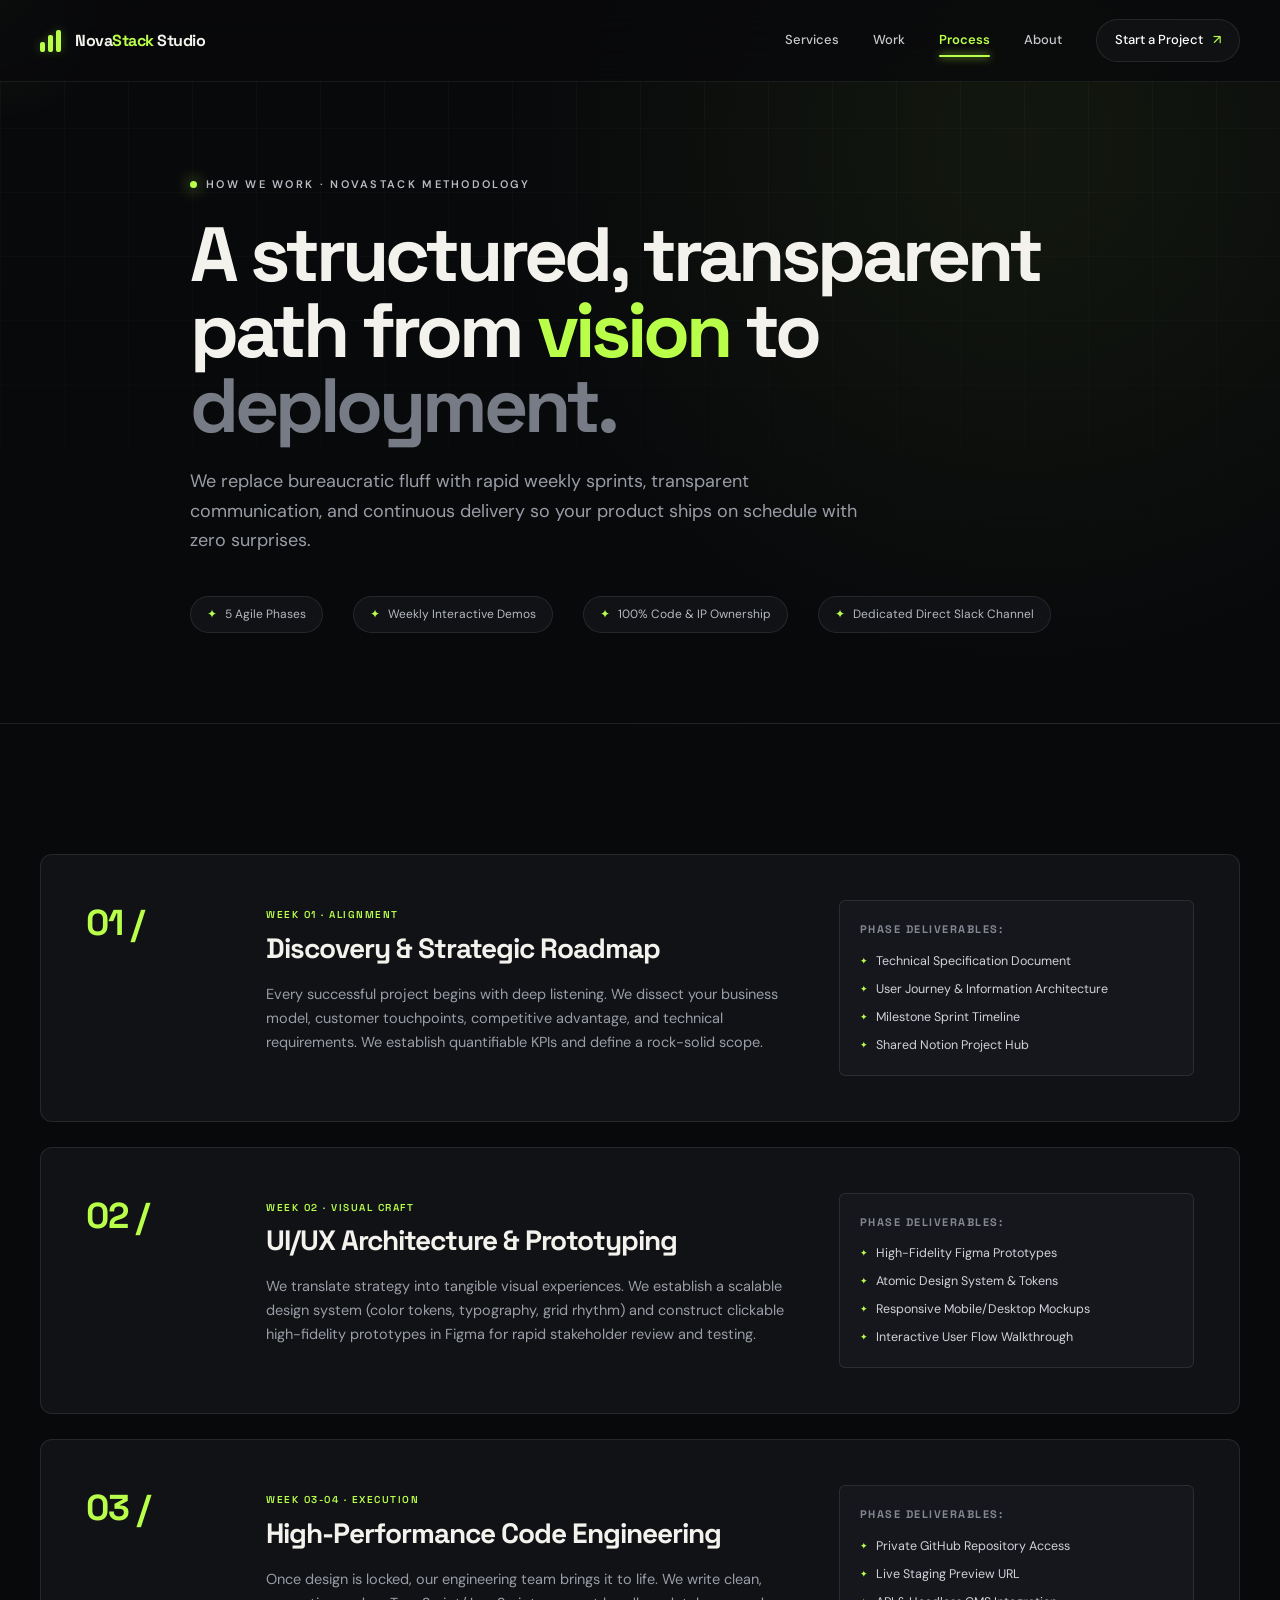
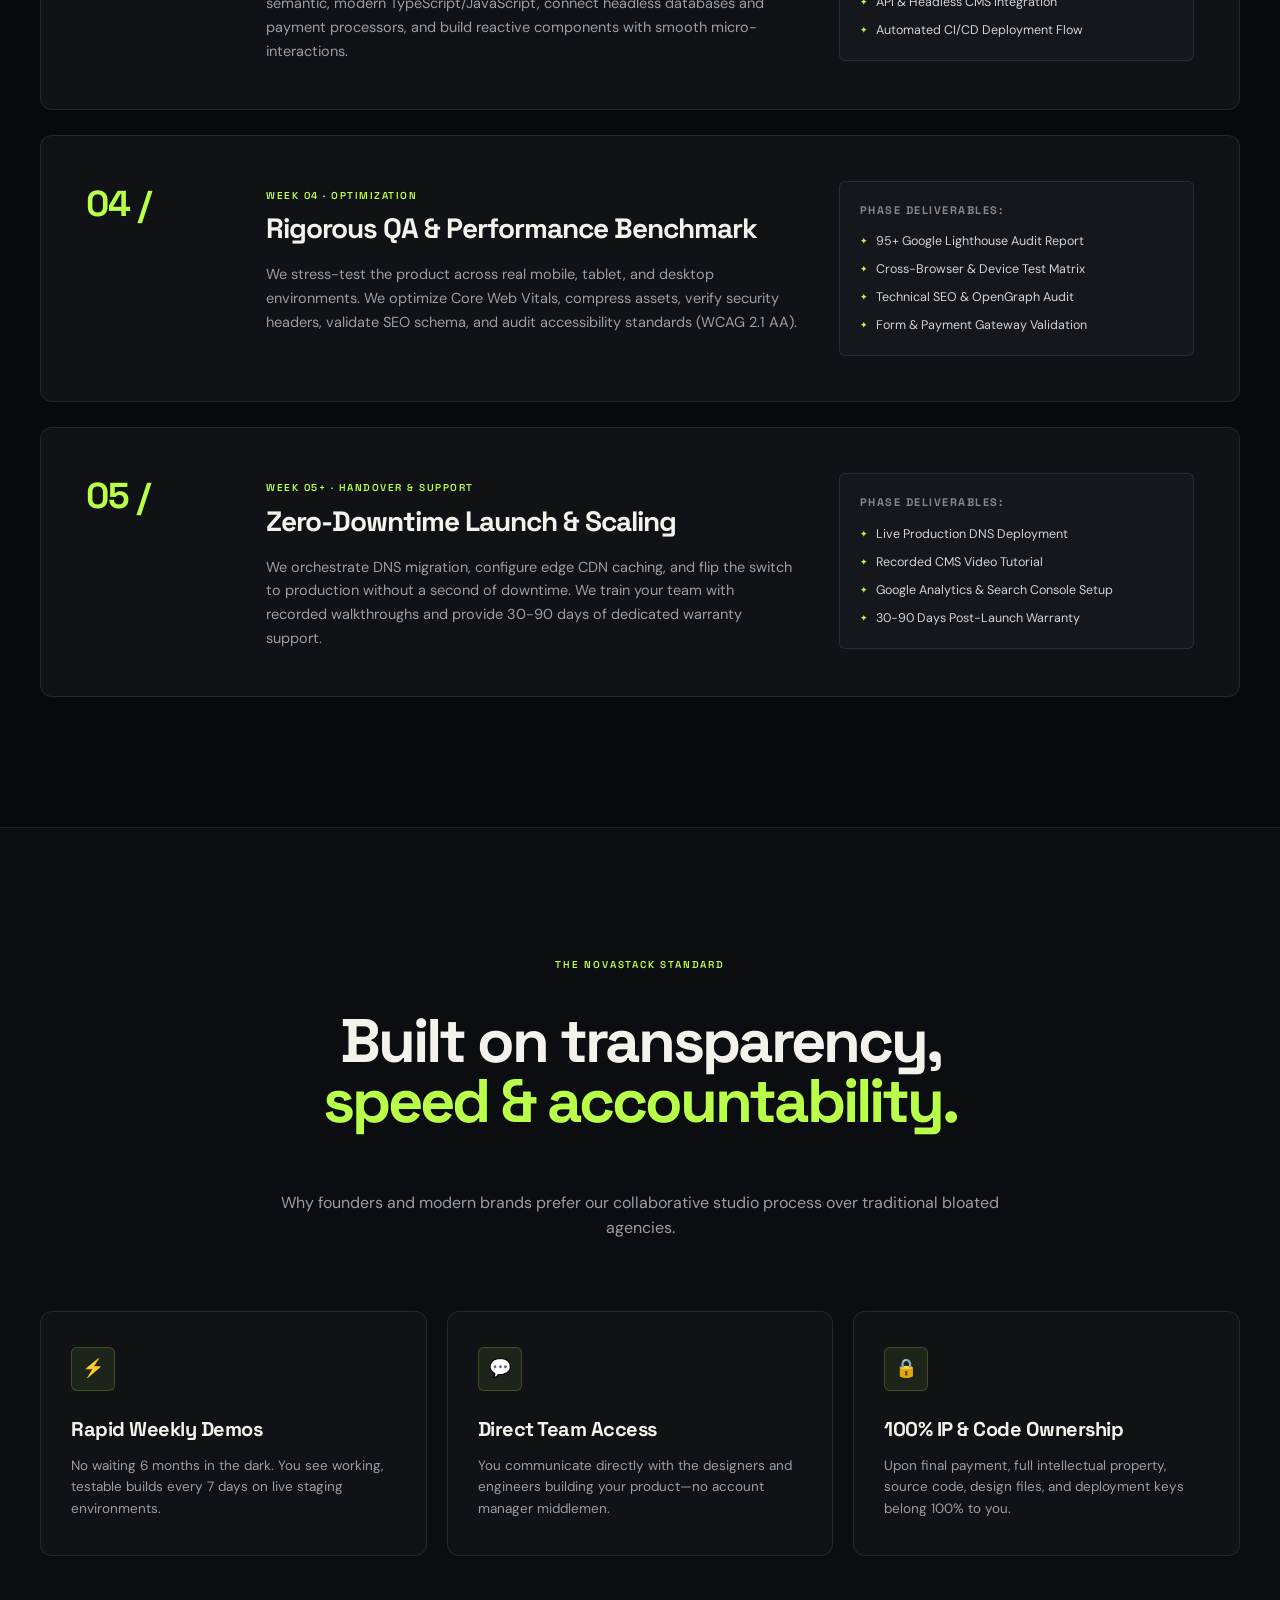
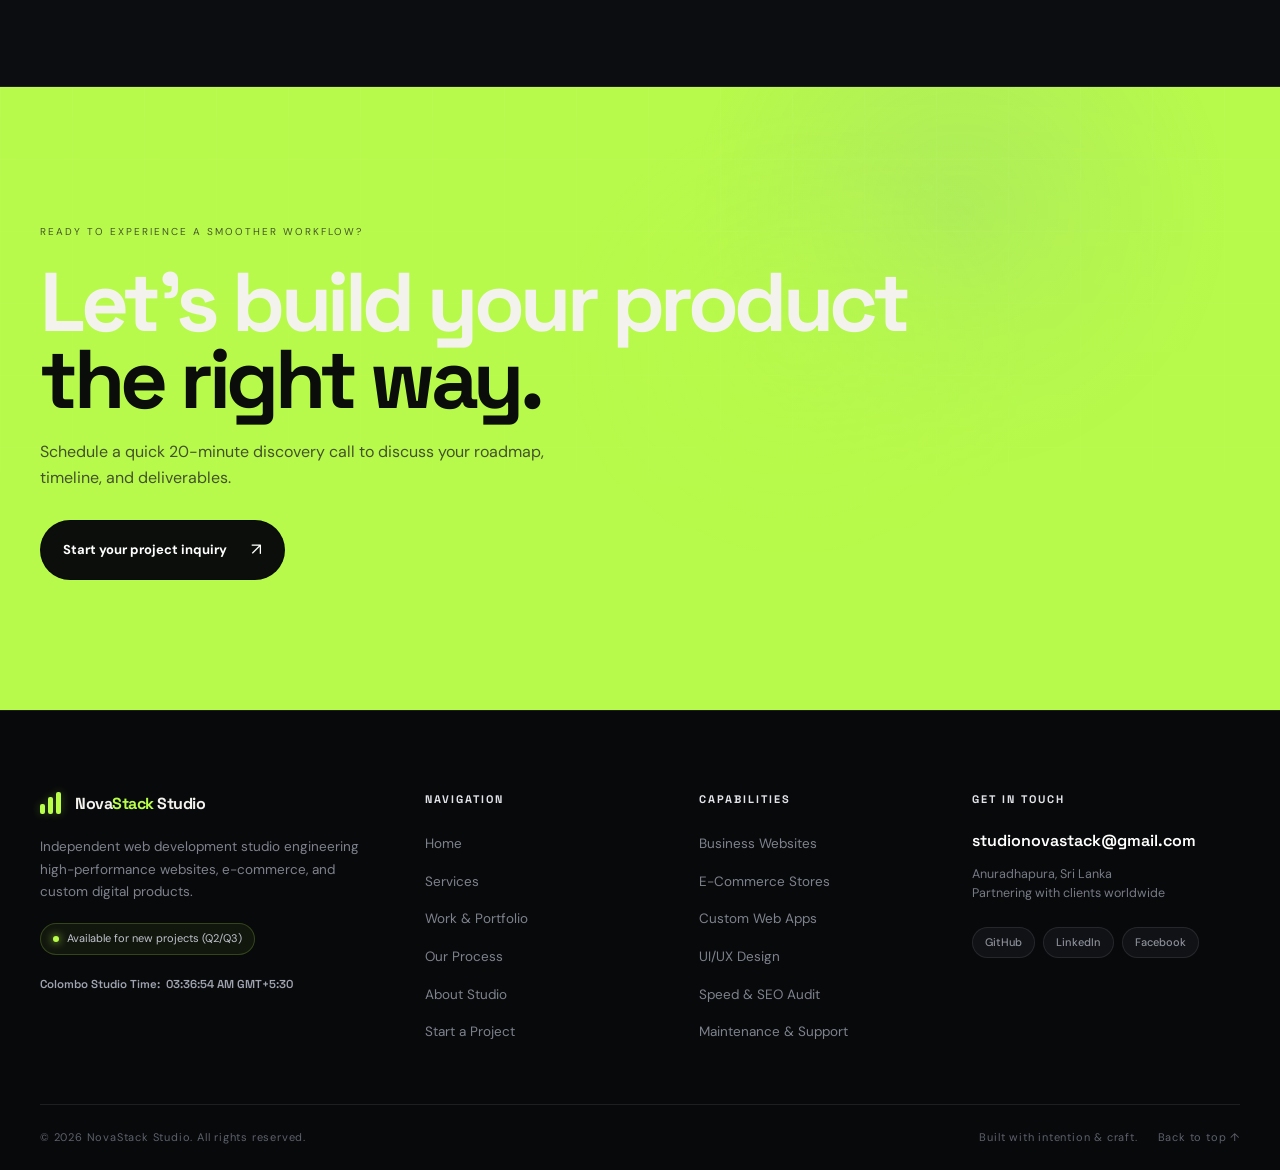
<file: process.html>
<!DOCTYPE html>
<html lang="en">

<head>
  <meta charset="UTF-8">
  <meta name="viewport" content="width=device-width, initial-scale=1.0">
  <meta name="description"
    content="Discover NovaStack Studio's 5-step web development methodology: Discovery, UI/UX Prototyping, Modern Engineering, QA & Optimization, and Zero-Downtime Launch.">
  <title>Our Process &amp; Methodology | NovaStack Studio</title>
  <link rel="preconnect" href="https://fonts.googleapis.com">
  <link rel="preconnect" href="https://fonts.gstatic.com" crossorigin>
  <link
    href="https://fonts.googleapis.com/css2?family=DM+Sans:ital,opsz,wght@0,9..40,400..700;1,9..40,400..700&family=Space+Grotesk:wght@500;600;700&display=swap"
    rel="stylesheet">
  <link rel="stylesheet" href="css/style.css">
</head>

<body>
  <div class="cursor-glow"></div>

  <!-- Site Header -->
  <header class="site-header">
    <a class="brand" href="index.html" aria-label="NovaStack Studio Home">
      <span class="brand-mark"><span></span><span></span><span></span></span>
      <span>Nova<span>Stack</span> Studio</span>
    </a>
    <button class="menu-toggle" aria-label="Toggle navigation menu"><span></span><span></span></button>
    <nav class="nav">
      <a href="services.html">Services</a>
      <a href="work.html">Work</a>
      <a href="process.html">Process</a>
      <a href="about.html">About</a>
      <a class="nav-cta" href="contact.html">Start a Project <span>↗</span></a>
    </nav>
  </header>

  <!-- Page Hero Banner -->
  <header class="page-hero">
    <div class="page-hero-grid"></div>
    <div class="container page-hero-content">
      <div class="eyebrow reveal"><i></i> How We Work · NovaStack Methodology</div>
      <h1 class="reveal">A structured, transparent path from <em>vision</em> to <span>deployment.</span></h1>
      <p class="reveal">We replace bureaucratic fluff with rapid weekly sprints, transparent communication, and continuous delivery so your product ships on schedule with zero surprises.</p>
      <div class="page-hero-meta reveal">
        <span class="hero-pill"><i>✦</i> 5 Agile Phases</span>
        <span class="hero-pill"><i>✦</i> Weekly Interactive Demos</span>
        <span class="hero-pill"><i>✦</i> 100% Code &amp; IP Ownership</span>
        <span class="hero-pill"><i>✦</i> Dedicated Direct Slack Channel</span>
      </div>
    </div>
  </header>

  <!-- Process Detailed Breakdown -->
  <main class="section">
    <div class="container">
      <div class="process-deep-grid">

        <!-- Step 01 -->
        <article class="process-card reveal">
          <div class="process-step-num">01 /</div>
          <div class="process-card-content">
            <span style="font: 600 10px 'Space Grotesk'; color: var(--accent); letter-spacing: 1.5px; text-transform: uppercase;">Week 01 · Alignment</span>
            <h3>Discovery &amp; Strategic Roadmap</h3>
            <p>Every successful project begins with deep listening. We dissect your business model, customer touchpoints, competitive advantage, and technical requirements. We establish quantifiable KPIs and define a rock-solid scope.</p>
          </div>
          <div class="deliverables-box">
            <h4>Phase Deliverables:</h4>
            <ul>
              <li>Technical Specification Document</li>
              <li>User Journey &amp; Information Architecture</li>
              <li>Milestone Sprint Timeline</li>
              <li>Shared Notion Project Hub</li>
            </ul>
          </div>
        </article>

        <!-- Step 02 -->
        <article class="process-card reveal">
          <div class="process-step-num">02 /</div>
          <div class="process-card-content">
            <span style="font: 600 10px 'Space Grotesk'; color: var(--accent); letter-spacing: 1.5px; text-transform: uppercase;">Week 02 · Visual Craft</span>
            <h3>UI/UX Architecture &amp; Prototyping</h3>
            <p>We translate strategy into tangible visual experiences. We establish a scalable design system (color tokens, typography, grid rhythm) and construct clickable high-fidelity prototypes in Figma for rapid stakeholder review and testing.</p>
          </div>
          <div class="deliverables-box">
            <h4>Phase Deliverables:</h4>
            <ul>
              <li>High-Fidelity Figma Prototypes</li>
              <li>Atomic Design System &amp; Tokens</li>
              <li>Responsive Mobile/Desktop Mockups</li>
              <li>Interactive User Flow Walkthrough</li>
            </ul>
          </div>
        </article>

        <!-- Step 03 -->
        <article class="process-card reveal">
          <div class="process-step-num">03 /</div>
          <div class="process-card-content">
            <span style="font: 600 10px 'Space Grotesk'; color: var(--accent); letter-spacing: 1.5px; text-transform: uppercase;">Week 03-04 · Execution</span>
            <h3>High-Performance Code Engineering</h3>
            <p>Once design is locked, our engineering team brings it to life. We write clean, semantic, modern TypeScript/JavaScript, connect headless databases and payment processors, and build reactive components with smooth micro-interactions.</p>
          </div>
          <div class="deliverables-box">
            <h4>Phase Deliverables:</h4>
            <ul>
              <li>Private GitHub Repository Access</li>
              <li>Live Staging Preview URL</li>
              <li>API &amp; Headless CMS Integration</li>
              <li>Automated CI/CD Deployment Flow</li>
            </ul>
          </div>
        </article>

        <!-- Step 04 -->
        <article class="process-card reveal">
          <div class="process-step-num">04 /</div>
          <div class="process-card-content">
            <span style="font: 600 10px 'Space Grotesk'; color: var(--accent); letter-spacing: 1.5px; text-transform: uppercase;">Week 04 · Optimization</span>
            <h3>Rigorous QA &amp; Performance Benchmark</h3>
            <p>We stress-test the product across real mobile, tablet, and desktop environments. We optimize Core Web Vitals, compress assets, verify security headers, validate SEO schema, and audit accessibility standards (WCAG 2.1 AA).</p>
          </div>
          <div class="deliverables-box">
            <h4>Phase Deliverables:</h4>
            <ul>
              <li>95+ Google Lighthouse Audit Report</li>
              <li>Cross-Browser &amp; Device Test Matrix</li>
              <li>Technical SEO &amp; OpenGraph Audit</li>
              <li>Form &amp; Payment Gateway Validation</li>
            </ul>
          </div>
        </article>

        <!-- Step 05 -->
        <article class="process-card reveal">
          <div class="process-step-num">05 /</div>
          <div class="process-card-content">
            <span style="font: 600 10px 'Space Grotesk'; color: var(--accent); letter-spacing: 1.5px; text-transform: uppercase;">Week 05+ · Handover &amp; Support</span>
            <h3>Zero-Downtime Launch &amp; Scaling</h3>
            <p>We orchestrate DNS migration, configure edge CDN caching, and flip the switch to production without a second of downtime. We train your team with recorded walkthroughs and provide 30-90 days of dedicated warranty support.</p>
          </div>
          <div class="deliverables-box">
            <h4>Phase Deliverables:</h4>
            <ul>
              <li>Live Production DNS Deployment</li>
              <li>Recorded CMS Video Tutorial</li>
              <li>Google Analytics &amp; Search Console Setup</li>
              <li>30-90 Days Post-Launch Warranty</li>
            </ul>
          </div>
        </article>

      </div>
    </div>
  </main>

  <!-- Process Principles / Why It Works -->
  <section class="section" style="background: #0b0d10; border-top: 1px solid var(--line); border-bottom: 1px solid var(--line);">
    <div class="container">
      <div class="section-head center">
        <span class="section-number">The NovaStack Standard</span>
        <h2>Built on transparency,<br><em>speed &amp; accountability.</em></h2>
        <p>Why founders and modern brands prefer our collaborative studio process over traditional bloated agencies.</p>
      </div>

      <div class="about-values-grid">
        <div class="value-card reveal">
          <div class="value-card-icon">⚡</div>
          <h3>Rapid Weekly Demos</h3>
          <p>No waiting 6 months in the dark. You see working, testable builds every 7 days on live staging environments.</p>
        </div>

        <div class="value-card reveal">
          <div class="value-card-icon">💬</div>
          <h3>Direct Team Access</h3>
          <p>You communicate directly with the designers and engineers building your product—no account manager middlemen.</p>
        </div>

        <div class="value-card reveal">
          <div class="value-card-icon">🔒</div>
          <h3>100% IP &amp; Code Ownership</h3>
          <p>Upon final payment, full intellectual property, source code, design files, and deployment keys belong 100% to you.</p>
        </div>
      </div>
    </div>
  </section>

  <!-- Global CTA Banner -->
  <section class="cta">
    <div class="cta-grid"></div>
    <div class="container cta-inner">
      <span class="section-kicker">Ready to experience a smoother workflow?</span>
      <h2>Let's build your product<br><em>the right way.</em></h2>
      <p>Schedule a quick 20-minute discovery call to discuss your roadmap, timeline, and deliverables.</p>
      <a class="btn btn-light" href="contact.html">Start your project inquiry <b>↗</b></a>
    </div>
  </section>

  <!-- Comprehensive Studio Footer -->
  <footer class="footer">
    <div class="container footer-top-grid">
      <div class="footer-brand-col">
        <a class="brand" href="index.html" aria-label="NovaStack Studio Home">
          <span class="brand-mark"><span></span><span></span><span></span></span>
          <span>Nova<span>Stack</span> Studio</span>
        </a>
        <p>Independent web development studio engineering high-performance websites, e-commerce, and custom digital products.</p>
        <div class="status-badge">
          <span class="dot"></span>
          <span>Available for new projects (Q2/Q3)</span>
        </div>
        <div class="time-badge">
          <span>Colombo Studio Time:</span>
          <span id="colombo-time">Loading time...</span>
        </div>
      </div>

      <div class="footer-col">
        <h4>Navigation</h4>
        <ul class="footer-links">
          <li><a href="index.html">Home</a></li>
          <li><a href="services.html">Services</a></li>
          <li><a href="work.html">Work &amp; Portfolio</a></li>
          <li><a href="process.html">Our Process</a></li>
          <li><a href="about.html">About Studio</a></li>
          <li><a href="contact.html">Start a Project</a></li>
        </ul>
      </div>

      <div class="footer-col">
        <h4>Capabilities</h4>
        <ul class="footer-links">
          <li><a href="services.html#business-websites">Business Websites</a></li>
          <li><a href="services.html#ecommerce">E-Commerce Stores</a></li>
          <li><a href="services.html#web-apps">Custom Web Apps</a></li>
          <li><a href="services.html#uiux">UI/UX Design</a></li>
          <li><a href="services.html#performance">Speed &amp; SEO Audit</a></li>
          <li><a href="services.html#maintenance">Maintenance &amp; Support</a></li>
        </ul>
      </div>

      <div class="footer-col">
        <h4>Get In Touch</h4>
        <div class="footer-contact-info">
          <a class="footer-email-link" href="mailto:studionovastack@gmail.com">studionovastack@gmail.com</a>
          <p class="footer-location">Anuradhapura, Sri Lanka<br>Partnering with clients worldwide</p>
          <div class="social-pills">
            <a href="https://github.com/NovaStackStudioDev" target="_blank" rel="noopener" class="social-pill" aria-label="GitHub">GitHub</a>
            <a href="https://www.linkedin.com/company/novastack-studio" target="_blank" rel="noopener" class="social-pill" aria-label="LinkedIn">LinkedIn</a>
            <a href="https://www.facebook.com/share/19Hvf7Y3iM/?mibextid=wwXIfr" target="_blank" rel="noopener" class="social-pill" aria-label="Facebook">Facebook</a>
           
          </div>
        </div>
      </div>
    </div>

    <div class="container footer-bottom">
      <span>© <span id="year"></span> NovaStack Studio. All rights reserved.</span>
      <div class="footer-bottom-links">
        <span>Built with intention &amp; craft.</span>
        <a href="#">Back to top ↑</a>
      </div>
    </div>
  </footer>

  <script src="js/script.js"></script>
</body>

</html>
</file>
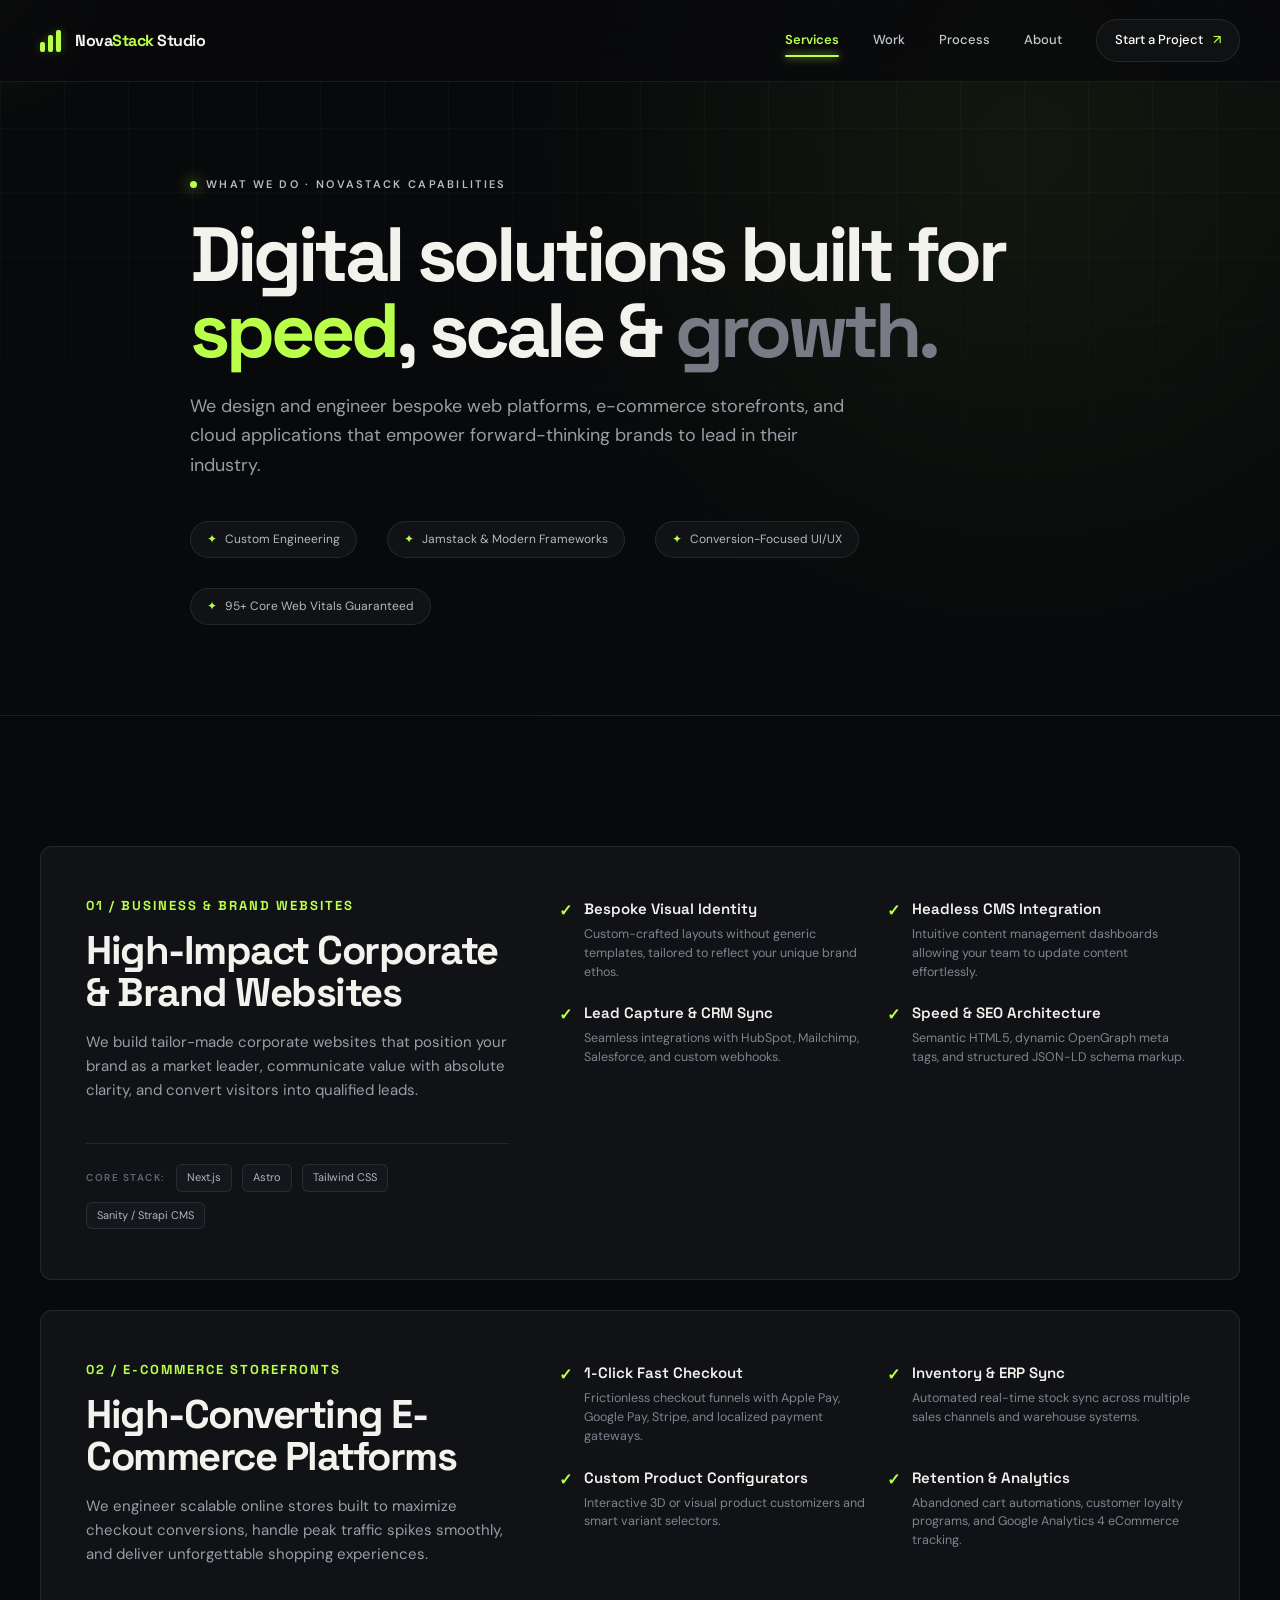
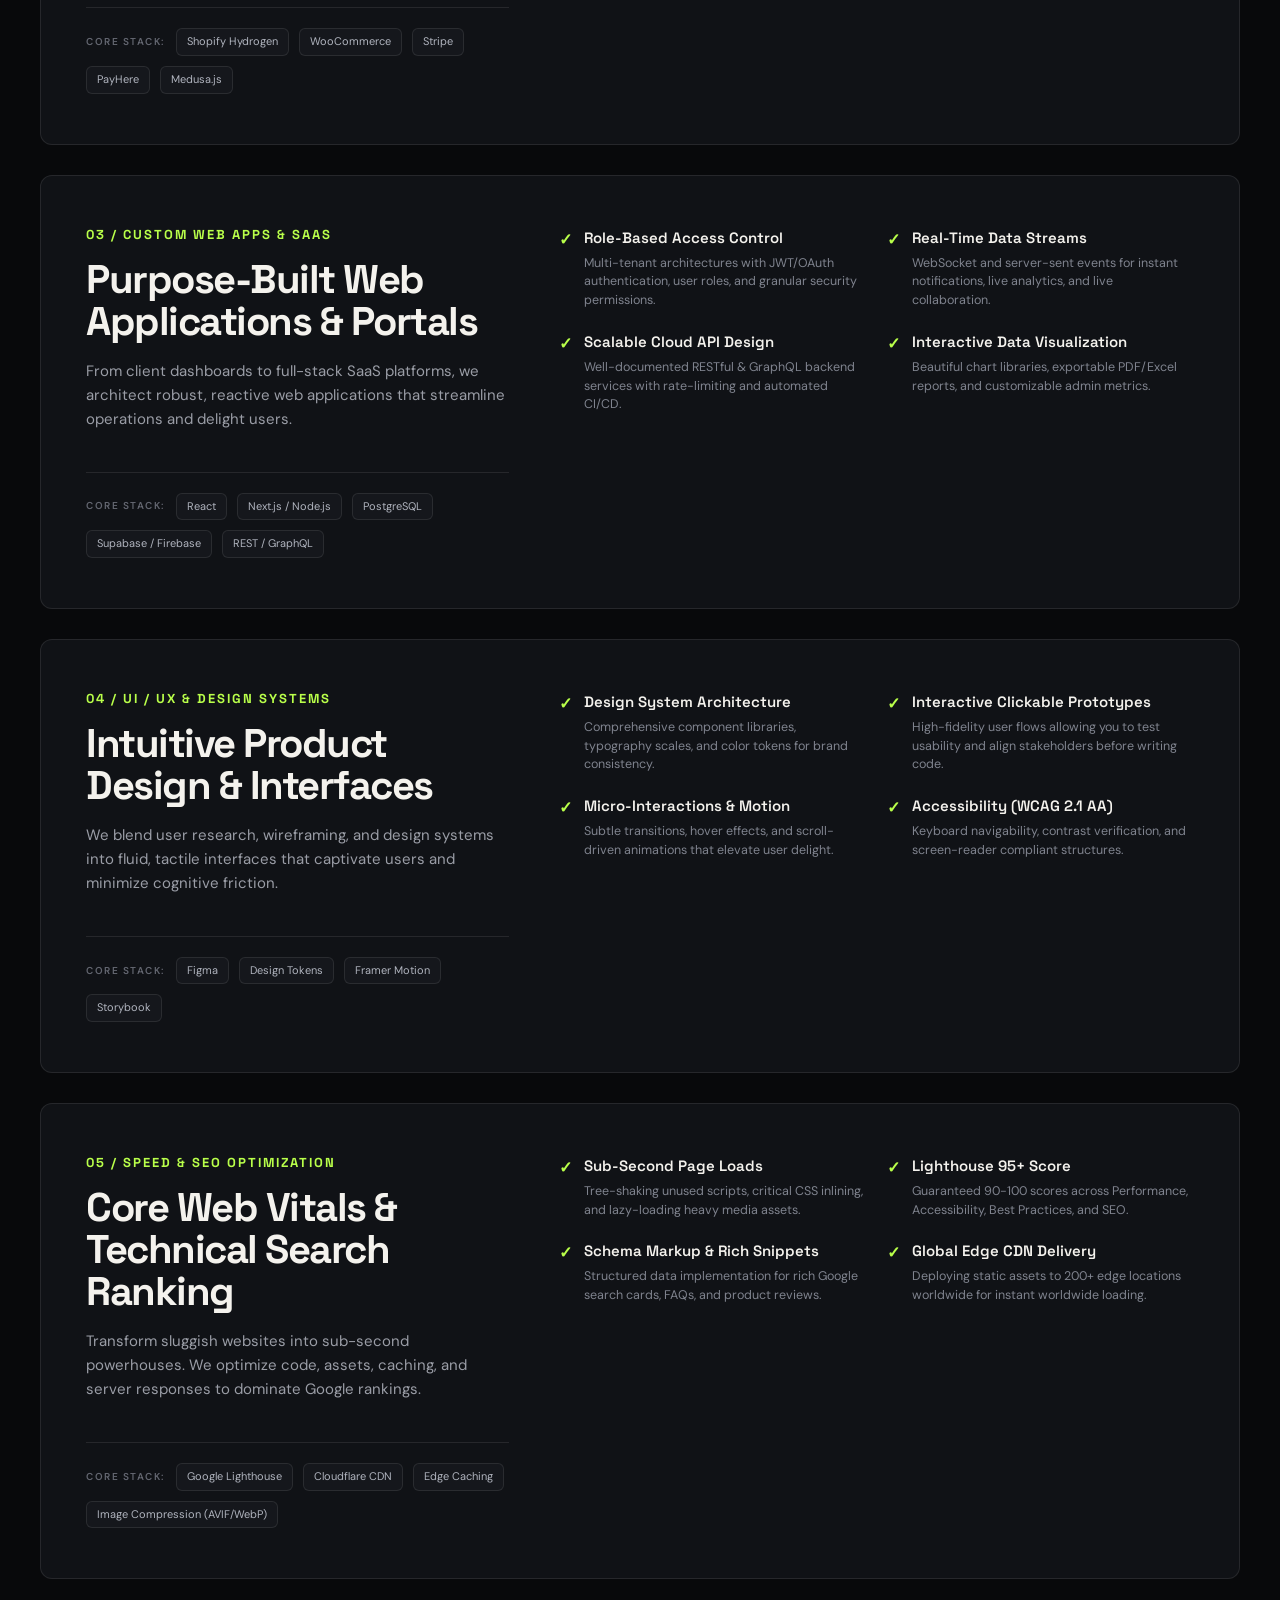
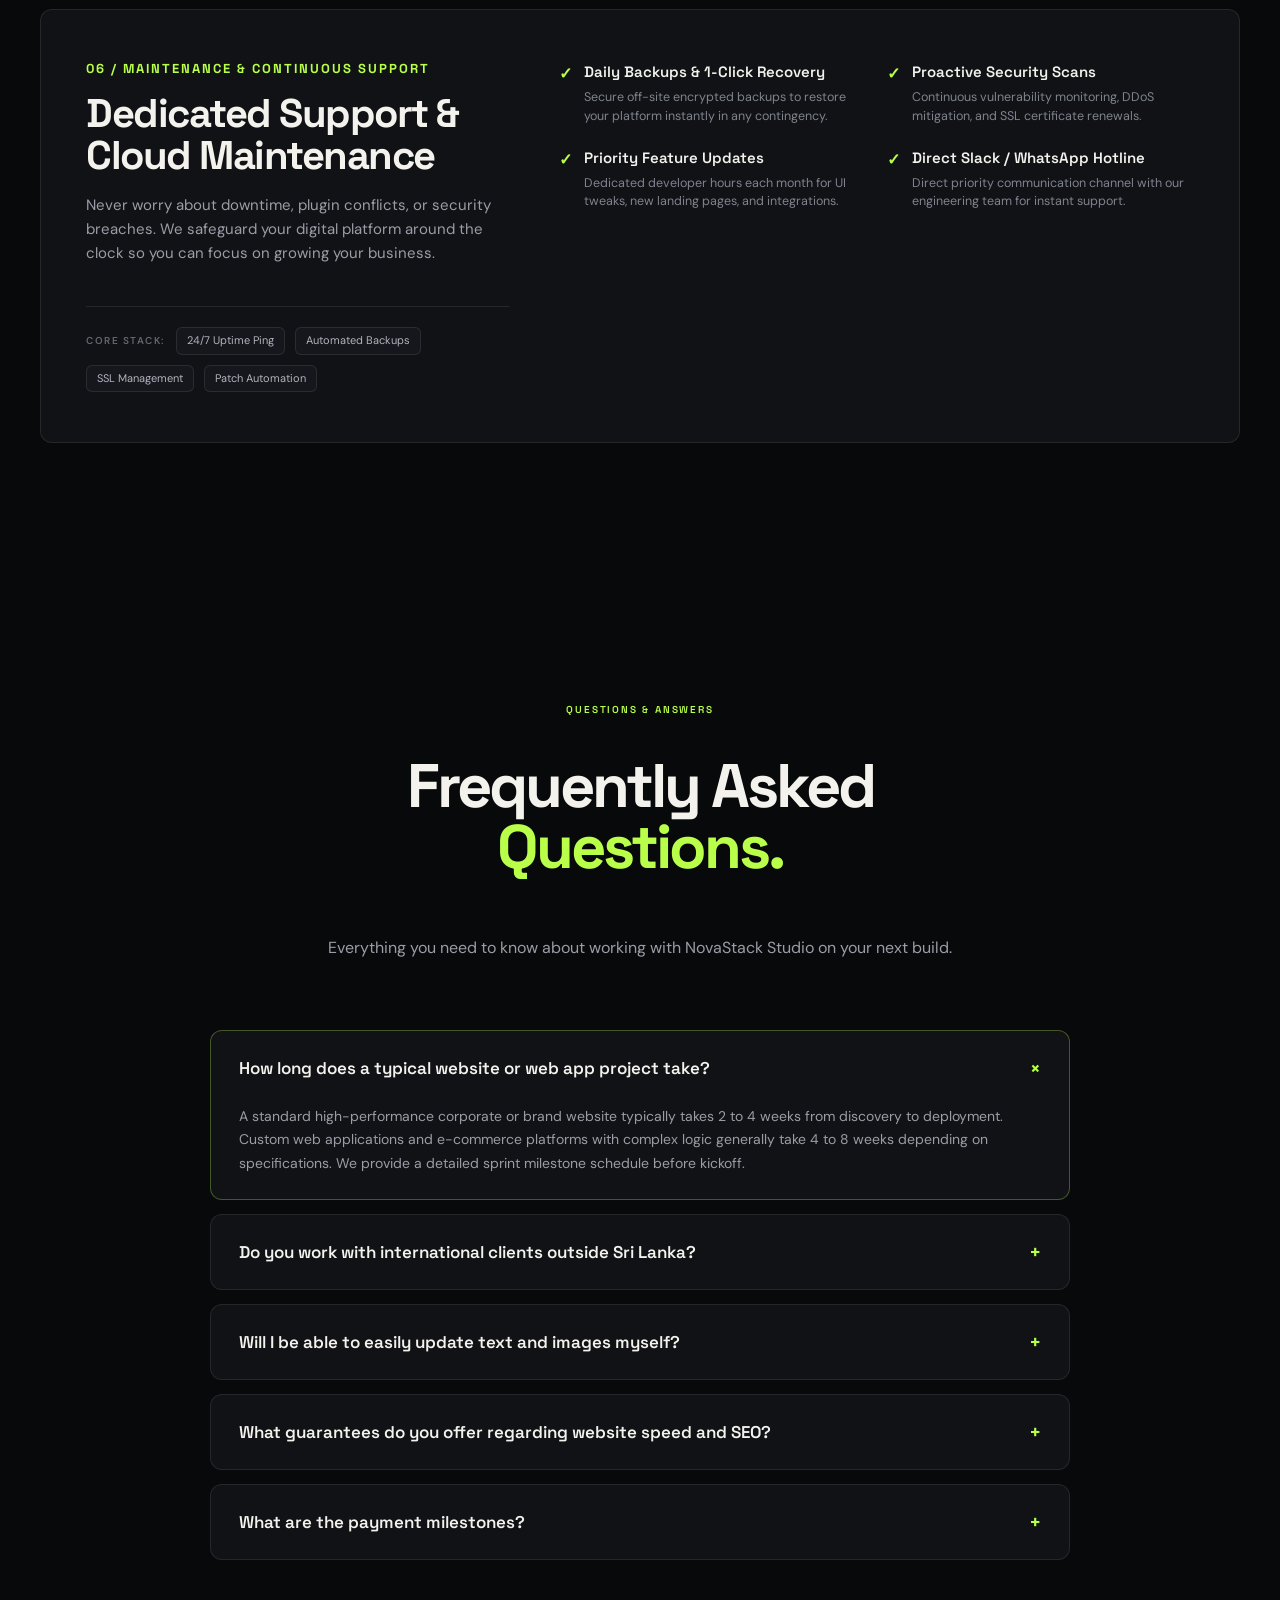
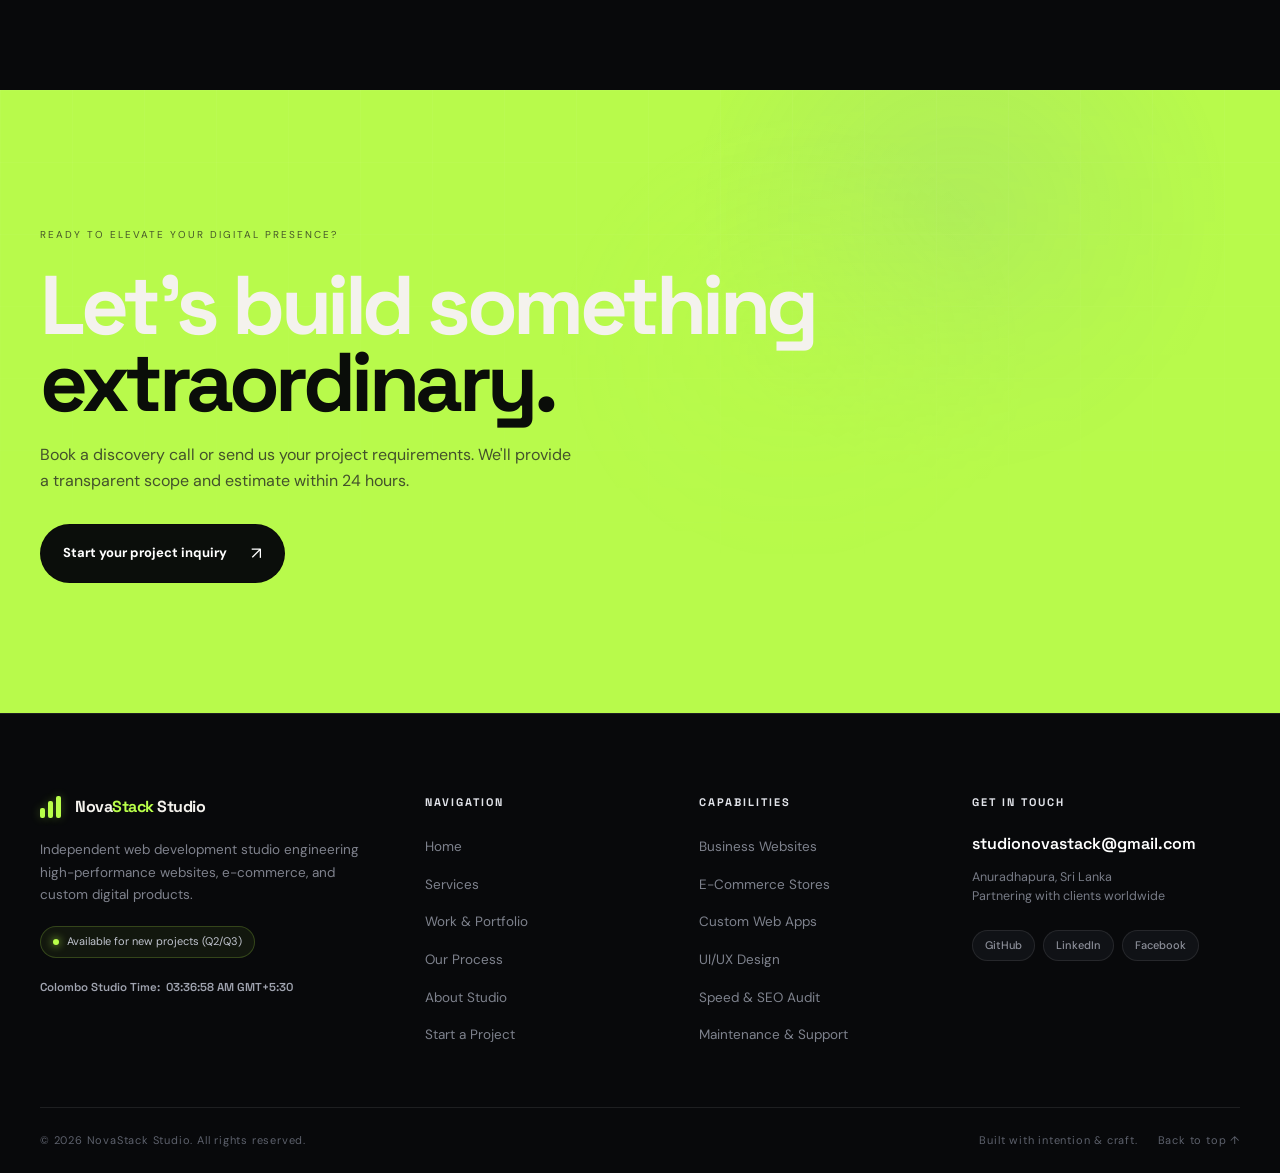
<file: services.html>
<!DOCTYPE html>
<html lang="en">

<head>
  <meta charset="UTF-8">
  <meta name="viewport" content="width=device-width, initial-scale=1.0">
  <meta name="description"
    content="Explore NovaStack Studio's comprehensive web development services: custom web applications, e-commerce stores, business websites, UI/UX design, performance optimization, and ongoing maintenance.">
  <title>Services &amp; Capabilities | NovaStack Studio</title>
  <link rel="preconnect" href="https://fonts.googleapis.com">
  <link rel="preconnect" href="https://fonts.gstatic.com" crossorigin>
  <link
    href="https://fonts.googleapis.com/css2?family=DM+Sans:ital,opsz,wght@0,9..40,400..700;1,9..40,400..700&family=Space+Grotesk:wght@500;600;700&display=swap"
    rel="stylesheet">
  <link rel="stylesheet" href="css/style.css">
</head>

<body>
  <div class="cursor-glow"></div>

  <!-- Site Header -->
  <header class="site-header">
    <a class="brand" href="index.html" aria-label="NovaStack Studio Home">
      <span class="brand-mark"><span></span><span></span><span></span></span>
      <span>Nova<span>Stack</span> Studio</span>
    </a>
    <button class="menu-toggle" aria-label="Toggle navigation menu"><span></span><span></span></button>
    <nav class="nav">
      <a href="services.html">Services</a>
      <a href="work.html">Work</a>
      <a href="process.html">Process</a>
      <a href="about.html">About</a>
      <a class="nav-cta" href="contact.html">Start a Project <span>↗</span></a>
    </nav>
  </header>

  <!-- Page Hero Banner -->
  <header class="page-hero">
    <div class="page-hero-grid"></div>
    <div class="container page-hero-content">
      <div class="eyebrow reveal"><i></i> What We Do · NovaStack Capabilities</div>
      <h1 class="reveal">Digital solutions built for <em>speed</em>, scale &amp; <span>growth.</span></h1>
      <p class="reveal">We design and engineer bespoke web platforms, e-commerce storefronts, and cloud applications that empower forward-thinking brands to lead in their industry.</p>
      <div class="page-hero-meta reveal">
        <span class="hero-pill"><i>✦</i> Custom Engineering</span>
        <span class="hero-pill"><i>✦</i> Jamstack &amp; Modern Frameworks</span>
        <span class="hero-pill"><i>✦</i> Conversion-Focused UI/UX</span>
        <span class="hero-pill"><i>✦</i> 95+ Core Web Vitals Guaranteed</span>
      </div>
    </div>
  </header>

  <!-- Main Services Detailed Content -->
  <main>
    <section class="section">
      <div class="container">
        <div class="services-detailed">

          <!-- Service 01: Business Websites -->
          <article class="service-detail-box reveal" id="business-websites">
            <div class="service-detail-meta">
              <span class="service-detail-number">01 / BUSINESS &amp; BRAND WEBSITES</span>
              <h3>High-Impact Corporate &amp; Brand Websites</h3>
              <p>We build tailor-made corporate websites that position your brand as a market leader, communicate value with absolute clarity, and convert visitors into qualified leads.</p>
              <div class="service-tech-pills">
                <span class="tech-label">Core Stack:</span>
                <span class="tech-badge">Next.js</span>
                <span class="tech-badge">Astro</span>
                <span class="tech-badge">Tailwind CSS</span>
                <span class="tech-badge">Sanity / Strapi CMS</span>
              </div>
            </div>
            <div class="service-features-list">
              <div class="service-feature-item">
                <span class="feature-check">✓</span>
                <div>
                  <h4>Bespoke Visual Identity</h4>
                  <p>Custom-crafted layouts without generic templates, tailored to reflect your unique brand ethos.</p>
                </div>
              </div>
              <div class="service-feature-item">
                <span class="feature-check">✓</span>
                <div>
                  <h4>Headless CMS Integration</h4>
                  <p>Intuitive content management dashboards allowing your team to update content effortlessly.</p>
                </div>
              </div>
              <div class="service-feature-item">
                <span class="feature-check">✓</span>
                <div>
                  <h4>Lead Capture &amp; CRM Sync</h4>
                  <p>Seamless integrations with HubSpot, Mailchimp, Salesforce, and custom webhooks.</p>
                </div>
              </div>
              <div class="service-feature-item">
                <span class="feature-check">✓</span>
                <div>
                  <h4>Speed &amp; SEO Architecture</h4>
                  <p>Semantic HTML5, dynamic OpenGraph meta tags, and structured JSON-LD schema markup.</p>
                </div>
              </div>
            </div>
          </article>

          <!-- Service 02: E-Commerce Development -->
          <article class="service-detail-box reveal" id="ecommerce">
            <div class="service-detail-meta">
              <span class="service-detail-number">02 / E-COMMERCE STOREFRONTS</span>
              <h3>High-Converting E-Commerce Platforms</h3>
              <p>We engineer scalable online stores built to maximize checkout conversions, handle peak traffic spikes smoothly, and deliver unforgettable shopping experiences.</p>
              <div class="service-tech-pills">
                <span class="tech-label">Core Stack:</span>
                <span class="tech-badge">Shopify Hydrogen</span>
                <span class="tech-badge">WooCommerce</span>
                <span class="tech-badge">Stripe</span>
                <span class="tech-badge">PayHere</span>
                <span class="tech-badge">Medusa.js</span>
              </div>
            </div>
            <div class="service-features-list">
              <div class="service-feature-item">
                <span class="feature-check">✓</span>
                <div>
                  <h4>1-Click Fast Checkout</h4>
                  <p>Frictionless checkout funnels with Apple Pay, Google Pay, Stripe, and localized payment gateways.</p>
                </div>
              </div>
              <div class="service-feature-item">
                <span class="feature-check">✓</span>
                <div>
                  <h4>Inventory &amp; ERP Sync</h4>
                  <p>Automated real-time stock sync across multiple sales channels and warehouse systems.</p>
                </div>
              </div>
              <div class="service-feature-item">
                <span class="feature-check">✓</span>
                <div>
                  <h4>Custom Product Configurators</h4>
                  <p>Interactive 3D or visual product customizers and smart variant selectors.</p>
                </div>
              </div>
              <div class="service-feature-item">
                <span class="feature-check">✓</span>
                <div>
                  <h4>Retention &amp; Analytics</h4>
                  <p>Abandoned cart automations, customer loyalty programs, and Google Analytics 4 eCommerce tracking.</p>
                </div>
              </div>
            </div>
          </article>

          <!-- Service 03: Custom Web Apps -->
          <article class="service-detail-box reveal" id="web-apps">
            <div class="service-detail-meta">
              <span class="service-detail-number">03 / CUSTOM WEB APPS &amp; SAAS</span>
              <h3>Purpose-Built Web Applications &amp; Portals</h3>
              <p>From client dashboards to full-stack SaaS platforms, we architect robust, reactive web applications that streamline operations and delight users.</p>
              <div class="service-tech-pills">
                <span class="tech-label">Core Stack:</span>
                <span class="tech-badge">React</span>
                <span class="tech-badge">Next.js / Node.js</span>
                <span class="tech-badge">PostgreSQL</span>
                <span class="tech-badge">Supabase / Firebase</span>
                <span class="tech-badge">REST / GraphQL</span>
              </div>
            </div>
            <div class="service-features-list">
              <div class="service-feature-item">
                <span class="feature-check">✓</span>
                <div>
                  <h4>Role-Based Access Control</h4>
                  <p>Multi-tenant architectures with JWT/OAuth authentication, user roles, and granular security permissions.</p>
                </div>
              </div>
              <div class="service-feature-item">
                <span class="feature-check">✓</span>
                <div>
                  <h4>Real-Time Data Streams</h4>
                  <p>WebSocket and server-sent events for instant notifications, live analytics, and live collaboration.</p>
                </div>
              </div>
              <div class="service-feature-item">
                <span class="feature-check">✓</span>
                <div>
                  <h4>Scalable Cloud API Design</h4>
                  <p>Well-documented RESTful &amp; GraphQL backend services with rate-limiting and automated CI/CD.</p>
                </div>
              </div>
              <div class="service-feature-item">
                <span class="feature-check">✓</span>
                <div>
                  <h4>Interactive Data Visualization</h4>
                  <p>Beautiful chart libraries, exportable PDF/Excel reports, and customizable admin metrics.</p>
                </div>
              </div>
            </div>
          </article>

          <!-- Service 04: UI/UX Development -->
          <article class="service-detail-box reveal" id="uiux">
            <div class="service-detail-meta">
              <span class="service-detail-number">04 / UI / UX &amp; DESIGN SYSTEMS</span>
              <h3>Intuitive Product Design &amp; Interfaces</h3>
              <p>We blend user research, wireframing, and design systems into fluid, tactile interfaces that captivate users and minimize cognitive friction.</p>
              <div class="service-tech-pills">
                <span class="tech-label">Core Stack:</span>
                <span class="tech-badge">Figma</span>
                <span class="tech-badge">Design Tokens</span>
                <span class="tech-badge">Framer Motion</span>
                <span class="tech-badge">Storybook</span>
              </div>
            </div>
            <div class="service-features-list">
              <div class="service-feature-item">
                <span class="feature-check">✓</span>
                <div>
                  <h4>Design System Architecture</h4>
                  <p>Comprehensive component libraries, typography scales, and color tokens for brand consistency.</p>
                </div>
              </div>
              <div class="service-feature-item">
                <span class="feature-check">✓</span>
                <div>
                  <h4>Interactive Clickable Prototypes</h4>
                  <p>High-fidelity user flows allowing you to test usability and align stakeholders before writing code.</p>
                </div>
              </div>
              <div class="service-feature-item">
                <span class="feature-check">✓</span>
                <div>
                  <h4>Micro-Interactions &amp; Motion</h4>
                  <p>Subtle transitions, hover effects, and scroll-driven animations that elevate user delight.</p>
                </div>
              </div>
              <div class="service-feature-item">
                <span class="feature-check">✓</span>
                <div>
                  <h4>Accessibility (WCAG 2.1 AA)</h4>
                  <p>Keyboard navigability, contrast verification, and screen-reader compliant structures.</p>
                </div>
              </div>
            </div>
          </article>

          <!-- Service 05: Speed & SEO -->
          <article class="service-detail-box reveal" id="performance">
            <div class="service-detail-meta">
              <span class="service-detail-number">05 / SPEED &amp; SEO OPTIMIZATION</span>
              <h3>Core Web Vitals &amp; Technical Search Ranking</h3>
              <p>Transform sluggish websites into sub-second powerhouses. We optimize code, assets, caching, and server responses to dominate Google rankings.</p>
              <div class="service-tech-pills">
                <span class="tech-label">Core Stack:</span>
                <span class="tech-badge">Google Lighthouse</span>
                <span class="tech-badge">Cloudflare CDN</span>
                <span class="tech-badge">Edge Caching</span>
                <span class="tech-badge">Image Compression (AVIF/WebP)</span>
              </div>
            </div>
            <div class="service-features-list">
              <div class="service-feature-item">
                <span class="feature-check">✓</span>
                <div>
                  <h4>Sub-Second Page Loads</h4>
                  <p>Tree-shaking unused scripts, critical CSS inlining, and lazy-loading heavy media assets.</p>
                </div>
              </div>
              <div class="service-feature-item">
                <span class="feature-check">✓</span>
                <div>
                  <h4>Lighthouse 95+ Score</h4>
                  <p>Guaranteed 90-100 scores across Performance, Accessibility, Best Practices, and SEO.</p>
                </div>
              </div>
              <div class="service-feature-item">
                <span class="feature-check">✓</span>
                <div>
                  <h4>Schema Markup &amp; Rich Snippets</h4>
                  <p>Structured data implementation for rich Google search cards, FAQs, and product reviews.</p>
                </div>
              </div>
              <div class="service-feature-item">
                <span class="feature-check">✓</span>
                <div>
                  <h4>Global Edge CDN Delivery</h4>
                  <p>Deploying static assets to 200+ edge locations worldwide for instant worldwide loading.</p>
                </div>
              </div>
            </div>
          </article>

          <!-- Service 06: Maintenance & Support -->
          <article class="service-detail-box reveal" id="maintenance">
            <div class="service-detail-meta">
              <span class="service-detail-number">06 / MAINTENANCE &amp; CONTINUOUS SUPPORT</span>
              <h3>Dedicated Support &amp; Cloud Maintenance</h3>
              <p>Never worry about downtime, plugin conflicts, or security breaches. We safeguard your digital platform around the clock so you can focus on growing your business.</p>
              <div class="service-tech-pills">
                <span class="tech-label">Core Stack:</span>
                <span class="tech-badge">24/7 Uptime Ping</span>
                <span class="tech-badge">Automated Backups</span>
                <span class="tech-badge">SSL Management</span>
                <span class="tech-badge">Patch Automation</span>
              </div>
            </div>
            <div class="service-features-list">
              <div class="service-feature-item">
                <span class="feature-check">✓</span>
                <div>
                  <h4>Daily Backups &amp; 1-Click Recovery</h4>
                  <p>Secure off-site encrypted backups to restore your platform instantly in any contingency.</p>
                </div>
              </div>
              <div class="service-feature-item">
                <span class="feature-check">✓</span>
                <div>
                  <h4>Proactive Security Scans</h4>
                  <p>Continuous vulnerability monitoring, DDoS mitigation, and SSL certificate renewals.</p>
                </div>
              </div>
              <div class="service-feature-item">
                <span class="feature-check">✓</span>
                <div>
                  <h4>Priority Feature Updates</h4>
                  <p>Dedicated developer hours each month for UI tweaks, new landing pages, and integrations.</p>
                </div>
              </div>
              <div class="service-feature-item">
                <span class="feature-check">✓</span>
                <div>
                  <h4>Direct Slack / WhatsApp Hotline</h4>
                  <p>Direct priority communication channel with our engineering team for instant support.</p>
                </div>
              </div>
            </div>
          </article>

        </div>
      </div>
    </section>

    

    <!-- Services FAQ Accordion -->
    <section class="section">
      <div class="container">
        <div class="section-head center">
          <span class="section-number">Questions &amp; Answers</span>
          <h2>Frequently Asked <em>Questions.</em></h2>
          <p>Everything you need to know about working with NovaStack Studio on your next build.</p>
        </div>

        <div class="faq-accordion">
          <div class="faq-item reveal open">
            <button class="faq-question">
              <span>How long does a typical website or web app project take?</span>
              <span class="faq-icon">+</span>
            </button>
            <div class="faq-answer">
              A standard high-performance corporate or brand website typically takes 2 to 4 weeks from discovery to deployment. Custom web applications and e-commerce platforms with complex logic generally take 4 to 8 weeks depending on specifications. We provide a detailed sprint milestone schedule before kickoff.
            </div>
          </div>

          <div class="faq-item reveal">
            <button class="faq-question">
              <span>Do you work with international clients outside Sri Lanka?</span>
              <span class="faq-icon">+</span>
            </button>
            <div class="faq-answer">
              Yes! Over 60% of our clients are based across the United States, United Kingdom, Australia, UAE, and Europe. We operate seamlessly across timezones with async communication, shared Figma workspaces, and regular video check-ins.
            </div>
          </div>

          <div class="faq-item reveal">
            <button class="faq-question">
              <span>Will I be able to easily update text and images myself?</span>
              <span class="faq-icon">+</span>
            </button>
            <div class="faq-answer">
              Absolutely. We integrate modern headless CMS solutions (like Sanity, Strapi, or WordPress Headless) that offer clean visual dashboards where your team can edit text, publish blog posts, and change photos without writing a single line of code.
            </div>
          </div>

          <div class="faq-item reveal">
            <button class="faq-question">
              <span>What guarantees do you offer regarding website speed and SEO?</span>
              <span class="faq-icon">+</span>
            </button>
            <div class="faq-answer">
              We guarantee a Google Lighthouse Performance Score of 90+ for all custom builds. We also implement full technical SEO (semantic hierarchy, meta schemas, OpenGraph tags, automated sitemaps, and robots.txt).
            </div>
          </div>

          <div class="faq-item reveal">
            <button class="faq-question">
              <span>What are the payment milestones?</span>
              <span class="faq-icon">+</span>
            </button>
            <div class="faq-answer">
              For standard projects, we typically work on a 50% deposit upon contract signing, and 50% upon final signoff before live domain deployment. For larger milestones, we can structure 3-phase sprints (40% / 30% / 30%). We accept Stripe, Bank Transfer, Wise, and PayHere.
            </div>
          </div>
        </div>
      </div>
    </section>

    <!-- Global CTA Banner -->
    <section class="cta">
      <div class="cta-grid"></div>
      <div class="container cta-inner">
        <span class="section-kicker">Ready to elevate your digital presence?</span>
        <h2>Let's build something<br><em>extraordinary.</em></h2>
        <p>Book a discovery call or send us your project requirements. We'll provide a transparent scope and estimate within 24 hours.</p>
        <a class="btn btn-light" href="contact.html">Start your project inquiry <b>↗</b></a>
      </div>
    </section>
  </main>

  <!-- Comprehensive Studio Footer -->
  <footer class="footer">
    <div class="container footer-top-grid">
      <div class="footer-brand-col">
        <a class="brand" href="index.html" aria-label="NovaStack Studio Home">
          <span class="brand-mark"><span></span><span></span><span></span></span>
          <span>Nova<span>Stack</span> Studio</span>
        </a>
        <p>Independent web development studio engineering high-performance websites, e-commerce, and custom digital products.</p>
        <div class="status-badge">
          <span class="dot"></span>
          <span>Available for new projects (Q2/Q3)</span>
        </div>
        <div class="time-badge">
          <span>Colombo Studio Time:</span>
          <span id="colombo-time">Loading time...</span>
        </div>
      </div>

      <div class="footer-col">
        <h4>Navigation</h4>
        <ul class="footer-links">
          <li><a href="index.html">Home</a></li>
          <li><a href="services.html">Services</a></li>
          <li><a href="work.html">Work &amp; Portfolio</a></li>
          <li><a href="process.html">Our Process</a></li>
          <li><a href="about.html">About Studio</a></li>
          <li><a href="contact.html">Start a Project</a></li>
        </ul>
      </div>

      <div class="footer-col">
        <h4>Capabilities</h4>
        <ul class="footer-links">
          <li><a href="services.html#business-websites">Business Websites</a></li>
          <li><a href="services.html#ecommerce">E-Commerce Stores</a></li>
          <li><a href="services.html#web-apps">Custom Web Apps</a></li>
          <li><a href="services.html#uiux">UI/UX Design</a></li>
          <li><a href="services.html#performance">Speed &amp; SEO Audit</a></li>
          <li><a href="services.html#maintenance">Maintenance &amp; Support</a></li>
        </ul>
      </div>

      <div class="footer-col">
        <h4>Get In Touch</h4>
        <div class="footer-contact-info">
          <a class="footer-email-link" href="mailto:studionovastack@gmail.com">studionovastack@gmail.com</a>
          <p class="footer-location">Anuradhapura, Sri Lanka<br>Partnering with clients worldwide</p>
          <div class="social-pills">
            <a href="https://github.com/NovaStackStudioDev" target="_blank" rel="noopener" class="social-pill" aria-label="GitHub">GitHub</a>
            <a href="https://www.linkedin.com/company/novastack-studio" target="_blank" rel="noopener" class="social-pill" aria-label="LinkedIn">LinkedIn</a>
            <a href="https://www.facebook.com/share/19Hvf7Y3iM/?mibextid=wwXIfr" target="_blank" rel="noopener" class="social-pill" aria-label="Facebook">Facebook</a>
            
          </div>
        </div>
      </div>
    </div>

    <div class="container footer-bottom">
      <span>© <span id="year"></span> NovaStack Studio. All rights reserved.</span>
      <div class="footer-bottom-links">
        <span>Built with intention &amp; craft.</span>
        <a href="#">Back to top ↑</a>
      </div>
    </div>
  </footer>

  <script src="js/script.js"></script>
</body>

</html>
</file>
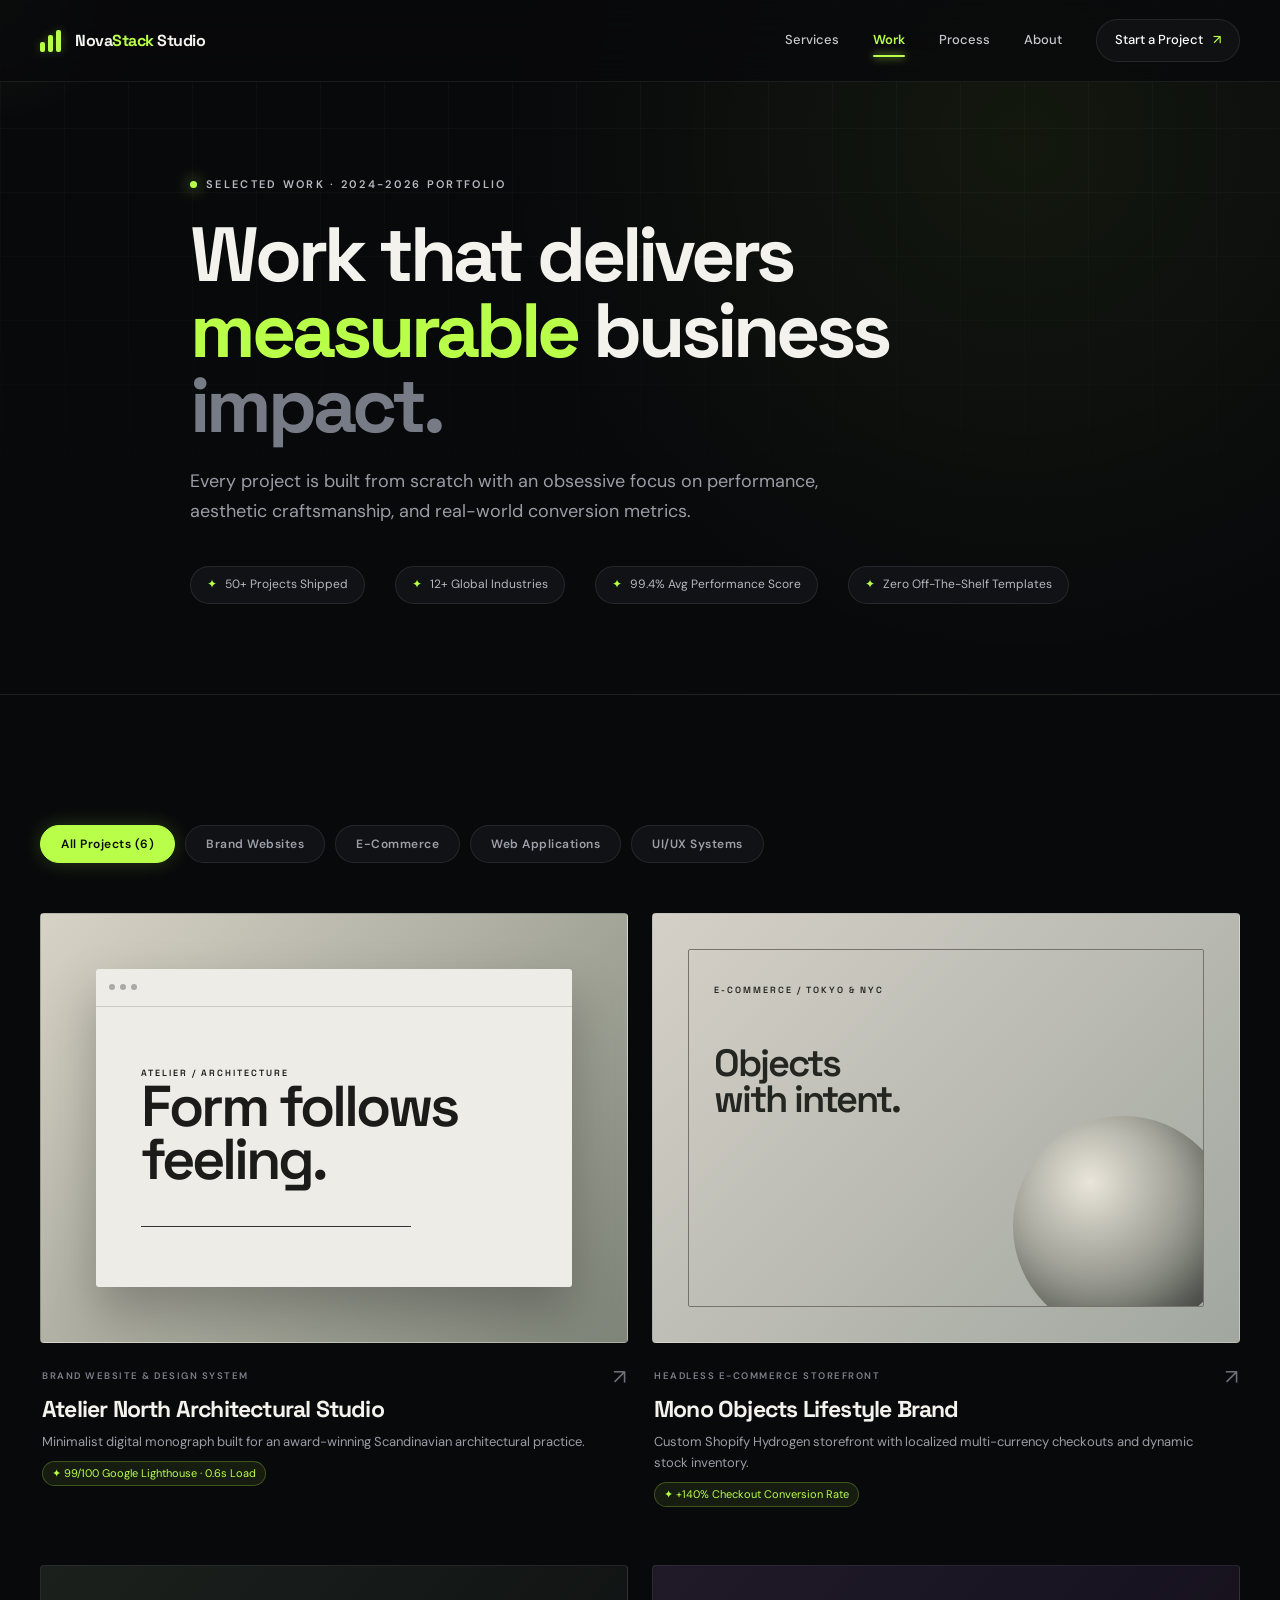
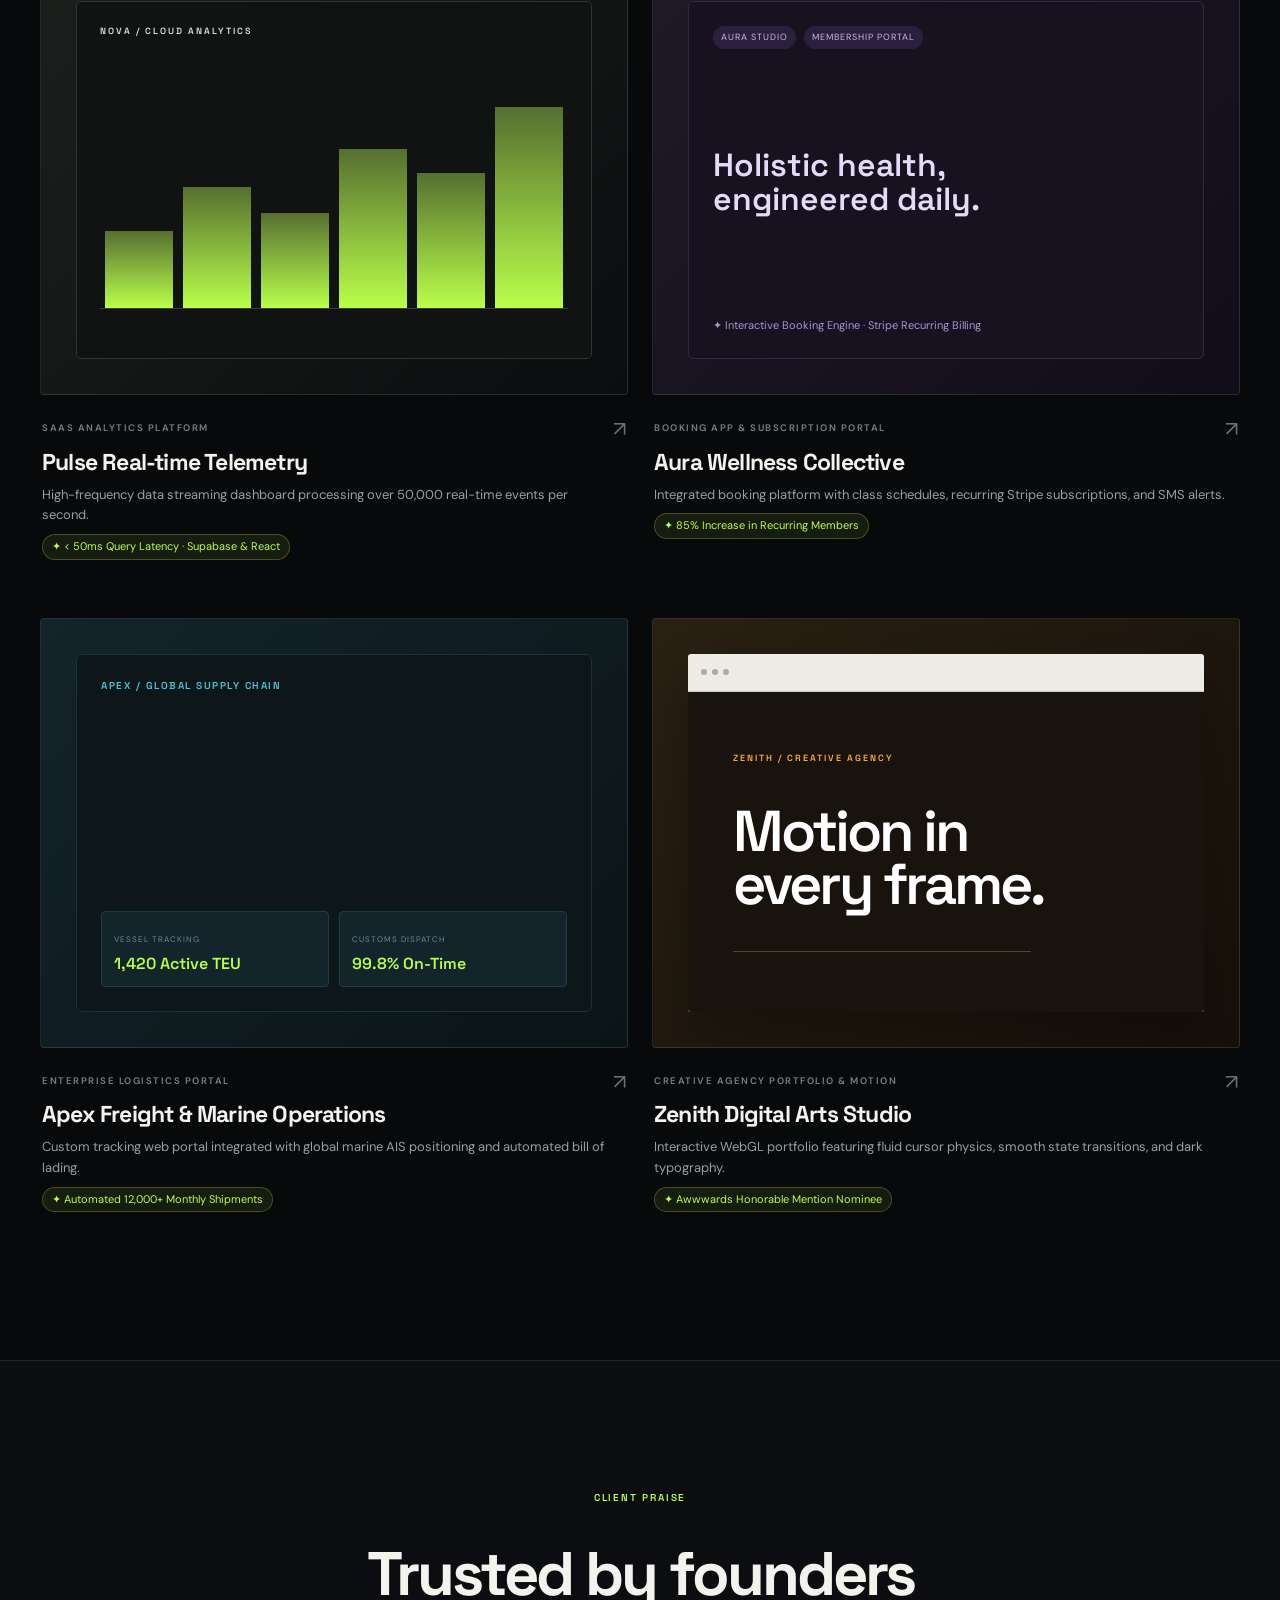
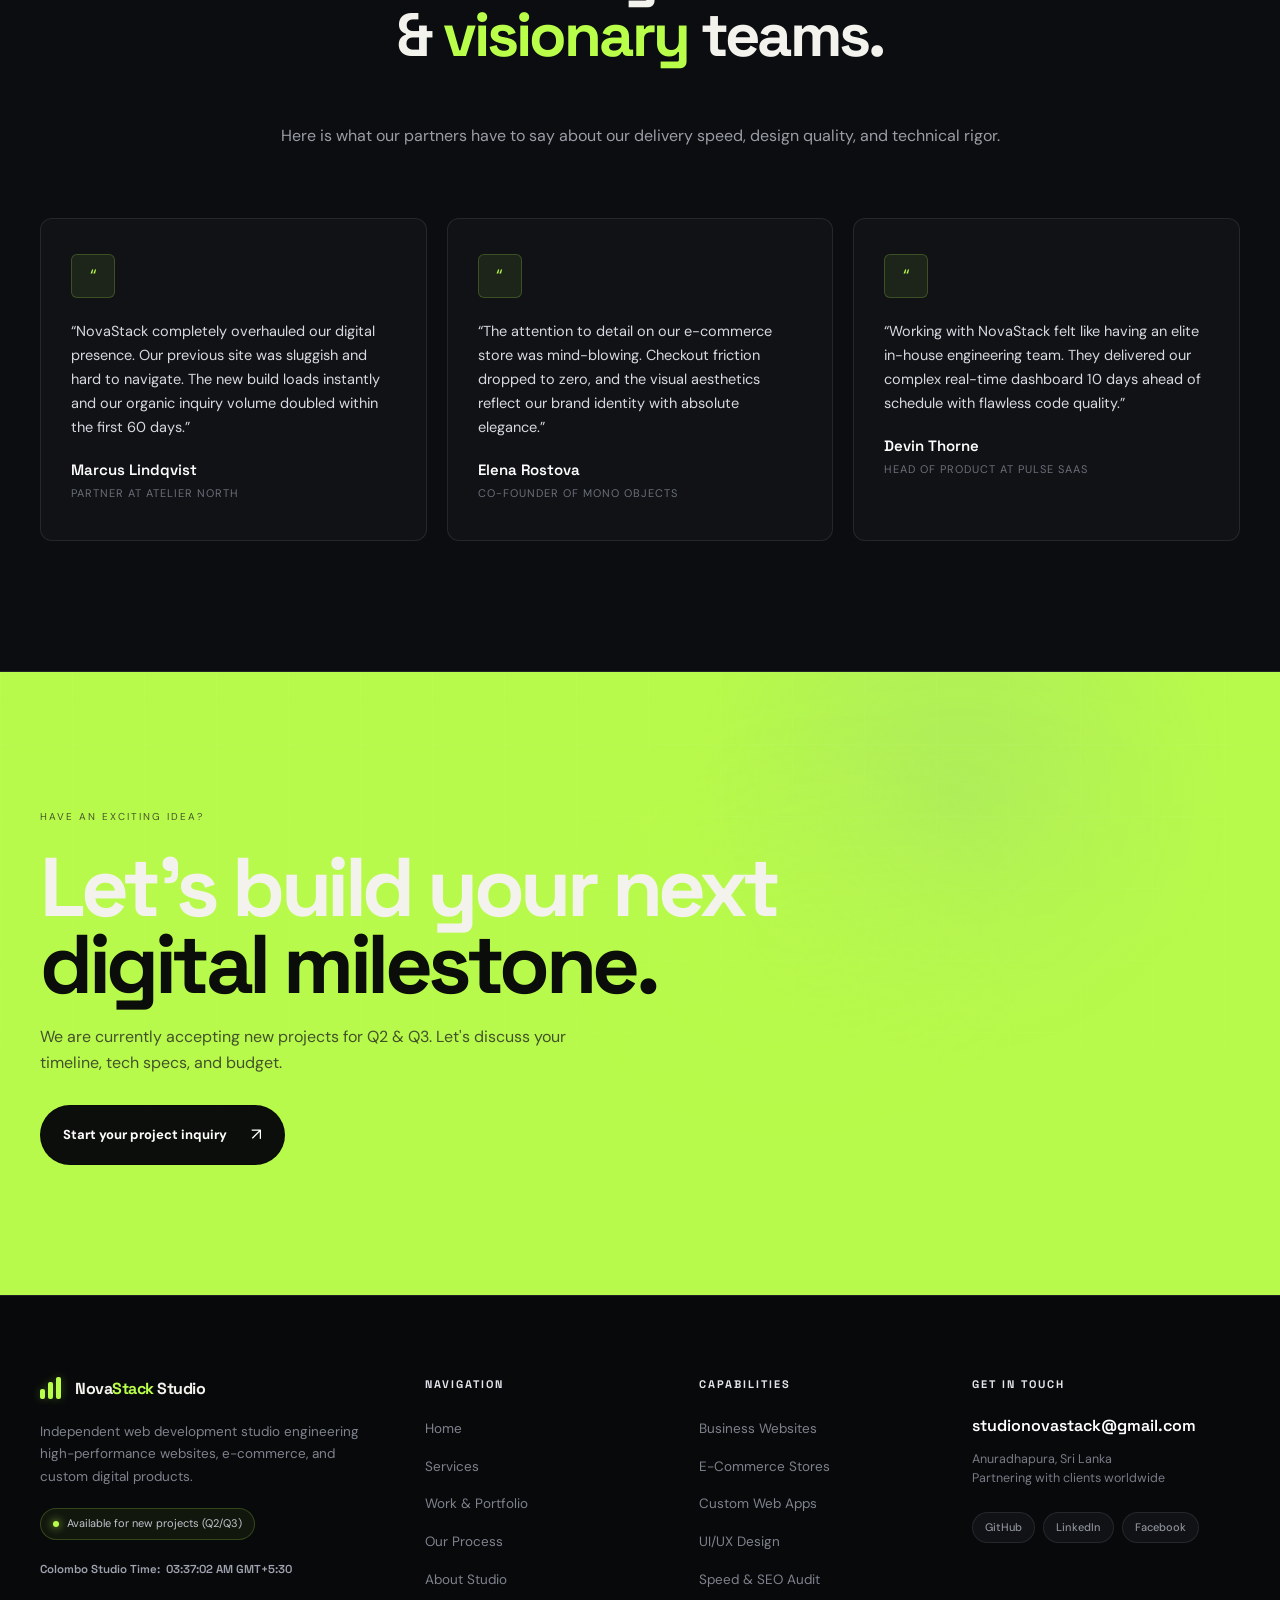
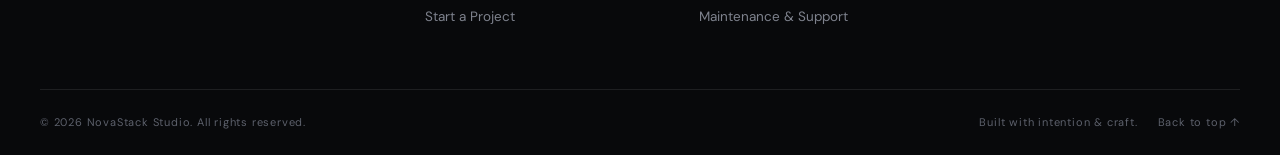
<file: work.html>
<!DOCTYPE html>
<html lang="en">

<head>
  <meta charset="UTF-8">
  <meta name="viewport" content="width=device-width, initial-scale=1.0">
  <meta name="description"
    content="Browse selected case studies and web development portfolio from NovaStack Studio. Custom web applications, e-commerce storefronts, brand websites, and UI/UX design.">
  <title>Selected Work &amp; Case Studies | NovaStack Studio</title>
  <link rel="preconnect" href="https://fonts.googleapis.com">
  <link rel="preconnect" href="https://fonts.gstatic.com" crossorigin>
  <link
    href="https://fonts.googleapis.com/css2?family=DM+Sans:ital,opsz,wght@0,9..40,400..700;1,9..40,400..700&family=Space+Grotesk:wght@500;600;700&display=swap"
    rel="stylesheet">
  <link rel="stylesheet" href="css/style.css">
</head>

<body>
  <div class="cursor-glow"></div>

  <!-- Site Header -->
  <header class="site-header">
    <a class="brand" href="index.html" aria-label="NovaStack Studio Home">
      <span class="brand-mark"><span></span><span></span><span></span></span>
      <span>Nova<span>Stack</span> Studio</span>
    </a>
    <button class="menu-toggle" aria-label="Toggle navigation menu"><span></span><span></span></button>
    <nav class="nav">
      <a href="services.html">Services</a>
      <a href="work.html">Work</a>
      <a href="process.html">Process</a>
      <a href="about.html">About</a>
      <a class="nav-cta" href="contact.html">Start a Project <span>↗</span></a>
    </nav>
  </header>

  <!-- Page Hero Banner -->
  <header class="page-hero">
    <div class="page-hero-grid"></div>
    <div class="container page-hero-content">
      <div class="eyebrow reveal"><i></i> Selected Work · 2024-2026 Portfolio</div>
      <h1 class="reveal">Work that delivers <em>measurable</em> business <span>impact.</span></h1>
      <p class="reveal">Every project is built from scratch with an obsessive focus on performance, aesthetic craftsmanship, and real-world conversion metrics.</p>
      <div class="page-hero-meta reveal">
        <span class="hero-pill"><i>✦</i> 50+ Projects Shipped</span>
        <span class="hero-pill"><i>✦</i> 12+ Global Industries</span>
        <span class="hero-pill"><i>✦</i> 99.4% Avg Performance Score</span>
        <span class="hero-pill"><i>✦</i> Zero Off-The-Shelf Templates</span>
      </div>
    </div>
  </header>

  <!-- Work Portfolio Section -->
  <main class="section">
    <div class="container">
      <!-- Filter Bar -->
      <div class="filter-bar reveal">
        <button class="filter-btn active" data-filter="all">All Projects (6)</button>
        <button class="filter-btn" data-filter="brand">Brand Websites</button>
        <button class="filter-btn" data-filter="ecommerce">E-Commerce</button>
        <button class="filter-btn" data-filter="webapp">Web Applications</button>
        <button class="filter-btn" data-filter="uiux">UI/UX Systems</button>
      </div>

      <!-- Projects Grid -->
      <div class="work-grid equal-grid">

        <!-- Project 01: Atelier North -->
        <article class="project reveal" data-category="brand uiux">
          <div class="project-visual visual-a">
            <div class="mock-browser">
              <div class="browser-bar"><i></i><i></i><i></i></div>
              <div class="mock-content">
                <small>ATELIER / ARCHITECTURE</small>
                <strong>Form follows<br>feeling.</strong>
                <div class="mock-line"></div>
              </div>
            </div>
          </div>
          <div class="project-info">
            <div>
              <span>Brand Website &amp; Design System</span>
              <h3>Atelier North Architectural Studio</h3>
              <p style="font-size: 13px; color: var(--text-muted); margin-top: 4px;">Minimalist digital monograph built for an award-winning Scandinavian architectural practice.</p>
              <div class="project-metric-pill">✦ 99/100 Google Lighthouse · 0.6s Load</div>
            </div>
            <b>↗</b>
          </div>
        </article>

        <!-- Project 02: Mono Objects -->
        <article class="project reveal" data-category="ecommerce uiux">
          <div class="project-visual visual-b">
            <div class="commerce-card">
              <small>E-COMMERCE / TOKYO &amp; NYC</small>
              <strong>Objects<br>with intent.</strong>
              <div class="circle-product"></div>
            </div>
          </div>
          <div class="project-info">
            <div>
              <span>Headless E-Commerce Storefront</span>
              <h3>Mono Objects Lifestyle Brand</h3>
              <p style="font-size: 13px; color: var(--text-muted); margin-top: 4px;">Custom Shopify Hydrogen storefront with localized multi-currency checkouts and dynamic stock inventory.</p>
              <div class="project-metric-pill">✦ +140% Checkout Conversion Rate</div>
            </div>
            <b>↗</b>
          </div>
        </article>

        <!-- Project 03: Pulse Analytics -->
        <article class="project reveal" data-category="webapp">
          <div class="project-visual visual-c">
            <div class="dashboard">
              <div class="dash-top">NOVA / CLOUD ANALYTICS</div>
              <div class="chart">
                <span style="height:35%"></span>
                <span style="height:55%"></span>
                <span style="height:43%"></span>
                <span style="height:72%"></span>
                <span style="height:61%"></span>
                <span style="height:91%"></span>
              </div>
            </div>
          </div>
          <div class="project-info">
            <div>
              <span>SaaS Analytics Platform</span>
              <h3>Pulse Real-time Telemetry</h3>
              <p style="font-size: 13px; color: var(--text-muted); margin-top: 4px;">High-frequency data streaming dashboard processing over 50,000 real-time events per second.</p>
              <div class="project-metric-pill">✦ &lt; 50ms Query Latency · Supabase &amp; React</div>
            </div>
            <b>↗</b>
          </div>
        </article>

        <!-- Project 04: Aura Wellness -->
        <article class="project reveal" data-category="webapp ecommerce">
          <div class="project-visual visual-d">
            <div class="mock-app-screen">
              <div class="app-pill-row">
                <span>AURA STUDIO</span>
                <span>MEMBERSHIP PORTAL</span>
              </div>
              <div class="app-headline">Holistic health,<br>engineered daily.</div>
              <div style="font-size: 11px; color: #a996cd;">✦ Interactive Booking Engine · Stripe Recurring Billing</div>
            </div>
          </div>
          <div class="project-info">
            <div>
              <span>Booking App &amp; Subscription Portal</span>
              <h3>Aura Wellness Collective</h3>
              <p style="font-size: 13px; color: var(--text-muted); margin-top: 4px;">Integrated booking platform with class schedules, recurring Stripe subscriptions, and SMS alerts.</p>
              <div class="project-metric-pill">✦ 85% Increase in Recurring Members</div>
            </div>
            <b>↗</b>
          </div>
        </article>

        <!-- Project 05: Apex Logistics -->
        <article class="project reveal" data-category="webapp brand">
          <div class="project-visual visual-e">
            <div class="mock-logistics">
              <div style="font: 600 10px 'Space Grotesk'; color: #4dc2db; letter-spacing: 1.5px;">APEX / GLOBAL SUPPLY CHAIN</div>
              <div class="logistics-grid">
                <div class="logistics-box">
                  <small>VESSEL TRACKING</small>
                  <strong>1,420 Active TEU</strong>
                </div>
                <div class="logistics-box">
                  <small>CUSTOMS DISPATCH</small>
                  <strong>99.8% On-Time</strong>
                </div>
              </div>
            </div>
          </div>
          <div class="project-info">
            <div>
              <span>Enterprise Logistics Portal</span>
              <h3>Apex Freight &amp; Marine Operations</h3>
              <p style="font-size: 13px; color: var(--text-muted); margin-top: 4px;">Custom tracking web portal integrated with global marine AIS positioning and automated bill of lading.</p>
              <div class="project-metric-pill">✦ Automated 12,000+ Monthly Shipments</div>
            </div>
            <b>↗</b>
          </div>
        </article>

        <!-- Project 06: Zenith Studio -->
        <article class="project reveal" data-category="brand uiux">
          <div class="project-visual visual-f">
            <div class="mock-browser">
              <div class="browser-bar"><i></i><i></i><i></i></div>
              <div class="mock-content" style="background: #18130d; color: #e9dcc5;">
                <small style="color: #ffaa40;">ZENITH / CREATIVE AGENCY</small>
                <strong style="color: #fff;">Motion in<br>every frame.</strong>
                <div class="mock-line" style="background: #55432d;"></div>
              </div>
            </div>
          </div>
          <div class="project-info">
            <div>
              <span>Creative Agency Portfolio &amp; Motion</span>
              <h3>Zenith Digital Arts Studio</h3>
              <p style="font-size: 13px; color: var(--text-muted); margin-top: 4px;">Interactive WebGL portfolio featuring fluid cursor physics, smooth state transitions, and dark typography.</p>
              <div class="project-metric-pill">✦ Awwwards Honorable Mention Nominee</div>
            </div>
            <b>↗</b>
          </div>
        </article>

      </div>
    </div>
  </main>

  <!-- Client Testimonials Section -->
  <section class="section" style="background: #0b0d10; border-top: 1px solid var(--line); border-bottom: 1px solid var(--line);">
    <div class="container">
      <div class="section-head center">
        <span class="section-number">Client Praise</span>
        <h2>Trusted by founders<br>&amp; <em>visionary</em> teams.</h2>
        <p>Here is what our partners have to say about our delivery speed, design quality, and technical rigor.</p>
      </div>

      <div class="about-values-grid">
        <div class="value-card reveal">
          <div class="value-card-icon">“</div>
          <p style="font-size: 14.5px; color: #d6d9e0; margin-bottom: 20px; line-height: 1.65;">
            “NovaStack completely overhauled our digital presence. Our previous site was sluggish and hard to navigate. The new build loads instantly and our organic inquiry volume doubled within the first 60 days.”
          </p>
          <strong style="display: block; font: 600 15px 'Space Grotesk'; color: #fff;">Marcus Lindqvist</strong>
          <span style="font-size: 11px; color: var(--text-dim); text-transform: uppercase; letter-spacing: 1px;">Partner at Atelier North</span>
        </div>

        <div class="value-card reveal">
          <div class="value-card-icon">“</div>
          <p style="font-size: 14.5px; color: #d6d9e0; margin-bottom: 20px; line-height: 1.65;">
            “The attention to detail on our e-commerce store was mind-blowing. Checkout friction dropped to zero, and the visual aesthetics reflect our brand identity with absolute elegance.”
          </p>
          <strong style="display: block; font: 600 15px 'Space Grotesk'; color: #fff;">Elena Rostova</strong>
          <span style="font-size: 11px; color: var(--text-dim); text-transform: uppercase; letter-spacing: 1px;">Co-Founder of Mono Objects</span>
        </div>

        <div class="value-card reveal">
          <div class="value-card-icon">“</div>
          <p style="font-size: 14.5px; color: #d6d9e0; margin-bottom: 20px; line-height: 1.65;">
            “Working with NovaStack felt like having an elite in-house engineering team. They delivered our complex real-time dashboard 10 days ahead of schedule with flawless code quality.”
          </p>
          <strong style="display: block; font: 600 15px 'Space Grotesk'; color: #fff;">Devin Thorne</strong>
          <span style="font-size: 11px; color: var(--text-dim); text-transform: uppercase; letter-spacing: 1px;">Head of Product at Pulse SaaS</span>
        </div>
      </div>
    </div>
  </section>

  <!-- Global CTA Banner -->
  <section class="cta">
    <div class="cta-grid"></div>
    <div class="container cta-inner">
      <span class="section-kicker">Have an exciting idea?</span>
      <h2>Let's build your next<br><em>digital milestone.</em></h2>
      <p>We are currently accepting new projects for Q2 &amp; Q3. Let's discuss your timeline, tech specs, and budget.</p>
      <a class="btn btn-light" href="contact.html">Start your project inquiry <b>↗</b></a>
    </div>
  </section>

  <!-- Comprehensive Studio Footer -->
  <footer class="footer">
    <div class="container footer-top-grid">
      <div class="footer-brand-col">
        <a class="brand" href="index.html" aria-label="NovaStack Studio Home">
          <span class="brand-mark"><span></span><span></span><span></span></span>
          <span>Nova<span>Stack</span> Studio</span>
        </a>
        <p>Independent web development studio engineering high-performance websites, e-commerce, and custom digital products.</p>
        <div class="status-badge">
          <span class="dot"></span>
          <span>Available for new projects (Q2/Q3)</span>
        </div>
        <div class="time-badge">
          <span>Colombo Studio Time:</span>
          <span id="colombo-time">Loading time...</span>
        </div>
      </div>

      <div class="footer-col">
        <h4>Navigation</h4>
        <ul class="footer-links">
          <li><a href="index.html">Home</a></li>
          <li><a href="services.html">Services</a></li>
          <li><a href="work.html">Work &amp; Portfolio</a></li>
          <li><a href="process.html">Our Process</a></li>
          <li><a href="about.html">About Studio</a></li>
          <li><a href="contact.html">Start a Project</a></li>
        </ul>
      </div>

      <div class="footer-col">
        <h4>Capabilities</h4>
        <ul class="footer-links">
          <li><a href="services.html#business-websites">Business Websites</a></li>
          <li><a href="services.html#ecommerce">E-Commerce Stores</a></li>
          <li><a href="services.html#web-apps">Custom Web Apps</a></li>
          <li><a href="services.html#uiux">UI/UX Design</a></li>
          <li><a href="services.html#performance">Speed &amp; SEO Audit</a></li>
          <li><a href="services.html#maintenance">Maintenance &amp; Support</a></li>
        </ul>
      </div>

      <div class="footer-col">
        <h4>Get In Touch</h4>
        <div class="footer-contact-info">
          <a class="footer-email-link" href="mailto:studionovastack@gmail.com">studionovastack@gmail.com</a>
          <p class="footer-location">Anuradhapura, Sri Lanka<br>Partnering with clients worldwide</p>
          <div class="social-pills">
            <a href="https://github.com/NovaStackStudioDev" target="_blank" rel="noopener" class="social-pill" aria-label="GitHub">GitHub</a>
            <a href="https://www.linkedin.com/company/novastack-studio" target="_blank" rel="noopener" class="social-pill" aria-label="LinkedIn">LinkedIn</a>
            <a href="https://www.facebook.com/share/19Hvf7Y3iM/?mibextid=wwXIfr" target="_blank" rel="noopener" class="social-pill" aria-label="Facebook">Facebook</a>

          </div>
        </div>
      </div>
    </div>

    <div class="container footer-bottom">
      <span>© <span id="year"></span> NovaStack Studio. All rights reserved.</span>
      <div class="footer-bottom-links">
        <span>Built with intention &amp; craft.</span>
        <a href="#">Back to top ↑</a>
      </div>
    </div>
  </footer>

  <script src="js/script.js"></script>
</body>

</html>
</file>
<file: css/style.css>
:root {
  --bg: #08090b;
  --surface: #101216;
  --surface-2: #15171c;
  --surface-3: #1c1f26;
  --text: #f4f2ed;
  --text-muted: #9a9da6;
  --text-dim: #6b6f79;
  --line: rgba(255, 255, 255, .09);
  --line-strong: rgba(255, 255, 255, .18);
  --accent: #b9ff4a;
  --accent-hover: #d2ff7b;
  --accent-dim: rgba(185, 255, 74, .12);
  --accent-glow: rgba(185, 255, 74, .25);
  --max: 1240px;
  --radius-sm: 6px;
  --radius-md: 12px;
  --radius-lg: 20px;
  --radius-full: 9999px;
  --transition: all .25s ease;
}

* {
  box-sizing: border-box;
  margin: 0;
  padding: 0;
}

html {
  scroll-behavior: smooth;
}

body {
  background: var(--bg);
  color: var(--text);
  font-family: "DM Sans", -apple-system, BlinkMacSystemFont, "Segoe UI", Roboto, sans-serif;
  overflow-x: hidden;
  line-height: 1.6;
}

a {
  color: inherit;
  text-decoration: none;
}

button {
  cursor: pointer;
  font-family: inherit;
  border: none;
  background: none;
}

input, textarea, select {
  font-family: inherit;
}

.container {
  width: min(calc(100% - 80px), var(--max));
  margin: auto;
}

/* ==========================================================================
   HEADER & NAVIGATION
   ========================================================================== */
.site-header {
  position: fixed;
  z-index: 50;
  top: 0;
  left: 0;
  right: 0;
  height: 82px;
  display: flex;
  align-items: center;
  justify-content: space-between;
  padding: 0 40px;
  border-bottom: 1px solid rgba(255, 255, 255, .07);
  background: rgba(8, 9, 11, .75);
  backdrop-filter: blur(20px);
  -webkit-backdrop-filter: blur(20px);
  transition: background .3s ease;
}

.brand {
  display: flex;
  align-items: center;
  gap: 11px;
  font-family: "Space Grotesk", sans-serif;
  font-size: 16px;
  font-weight: 700;
  letter-spacing: -.5px;
  color: var(--text);
}

.brand > span:last-child > span {
  color: var(--accent);
}

.brand-mark {
  display: flex;
  gap: 3px;
  align-items: flex-end;
  height: 22px;
  width: 24px;
}

.brand-mark span {
  display: block;
  width: 5px;
  border-radius: 2px;
  background: var(--accent);
  box-shadow: 0 0 10px rgba(185, 255, 74, .3);
}

.brand-mark span:nth-child(1) { height: 10px; }
.brand-mark span:nth-child(2) { height: 17px; }
.brand-mark span:nth-child(3) { height: 22px; }

.nav {
  display: flex;
  align-items: center;
  gap: 34px;
  font-size: 13px;
  font-weight: 500;
  color: #c8c9cd;
}

.nav a:not(.nav-cta) {
  position: relative;
  transition: color .25s;
  padding: 6px 0;
}

.nav a:not(.nav-cta):hover {
  color: var(--accent);
}

.nav a.active:not(.nav-cta) {
  color: var(--accent);
  font-weight: 600;
}

.nav a.active:not(.nav-cta)::after {
  content: "";
  position: absolute;
  bottom: 0;
  left: 0;
  width: 100%;
  height: 2px;
  background: var(--accent);
  border-radius: 2px;
  box-shadow: 0 0 8px var(--accent);
}

.nav-cta {
  border: 1px solid var(--line);
  padding: 10px 18px;
  border-radius: var(--radius-full);
  color: #fff;
  transition: var(--transition);
  background: rgba(255, 255, 255, .03);
}

.nav-cta span {
  color: var(--accent);
  margin-left: 7px;
  display: inline-block;
  transition: transform .25s ease;
}

.nav-cta:hover {
  border-color: var(--accent);
  background: var(--accent-dim);
  color: #fff;
}

.nav-cta:hover span {
  transform: translate(2px, -2px);
}

.nav-cta.active {
  border-color: var(--accent);
  background: var(--accent-dim);
  color: #fff;
}

.menu-toggle {
  display: none;
}

/* ==========================================================================
   TYPOGRAPHY & BUTTONS
   ========================================================================== */
h1, h2, h3, h4, h5, h6 {
  font-family: "Space Grotesk", sans-serif;
  color: var(--text);
  font-weight: 700;
}

h1 {
  font-size: clamp(48px, 7.5vw, 104px);
  line-height: .93;
  letter-spacing: -5px;
}

h1 em, h2 em, h3 em {
  font-style: normal;
  color: var(--accent);
}

h1 span {
  color: #777b85;
}

.eyebrow {
  display: inline-flex;
  align-items: center;
  gap: 9px;
  color: #b8bbc2;
  font-size: 11px;
  text-transform: uppercase;
  letter-spacing: 2.3px;
  font-weight: 600;
  margin-bottom: 24px;
}

.eyebrow i {
  display: inline-block;
  width: 7px;
  height: 7px;
  background: var(--accent);
  border-radius: 50%;
  box-shadow: 0 0 16px var(--accent);
}

.btn {
  display: inline-flex;
  align-items: center;
  justify-content: center;
  gap: 24px;
  border-radius: var(--radius-full);
  padding: 15px 22px;
  font-size: 13px;
  font-weight: 700;
  transition: var(--transition);
}

.btn b {
  font-size: 17px;
  font-weight: 400;
  display: inline-block;
  transition: transform .25s ease;
}

.btn:hover b {
  transform: translate(3px, -3px);
}

.btn-primary {
  background: var(--accent);
  color: #0a0b0d;
  box-shadow: 0 0 35px rgba(185, 255, 74, .18);
}

.btn-primary:hover {
  background: var(--accent-hover);
  transform: translateY(-2px);
  box-shadow: 0 8px 30px rgba(185, 255, 74, .3);
}

.btn-ghost {
  border: 1px solid var(--line);
  color: #d7d8db;
  background: rgba(255, 255, 255, .02);
}

.btn-ghost:hover {
  border-color: #999;
  color: #fff;
  background: rgba(255, 255, 255, .06);
  transform: translateY(-2px);
}

.btn-light {
  background: #0b0e0b;
  color: #fff;
  border: 1px solid rgba(0, 0, 0, .2);
}

.btn-light:hover {
  background: #20261e;
  transform: translateY(-2px);
}

.btn-accent {
  background: var(--accent);
  color: #08090b;
}

.btn-accent:hover {
  background: #d4ff7d;
  transform: translateY(-2px);
}

/* ==========================================================================
   PAGE HERO / BANNER (FOR SUBPAGES)
   ========================================================================== */
.page-hero {
  position: relative;
  padding: 170px 0 90px;
  border-bottom: 1px solid var(--line);
  overflow: hidden;
  background: radial-gradient(circle at 80% 20%, rgba(185, 255, 74, .06), transparent 45%);
}

.page-hero-grid {
  position: absolute;
  inset: 0;
  background-image: linear-gradient(rgba(255, 255, 255, .03) 1px, transparent 1px), linear-gradient(90deg, rgba(255, 255, 255, .03) 1px, transparent 1px);
  background-size: 64px 64px;
  mask-image: linear-gradient(to bottom, black, transparent 90%);
}

.page-hero-content {
  position: relative;
  z-index: 2;
  max-width: 900px;
}

.page-hero h1 {
  font-size: clamp(42px, 6vw, 84px);
  line-height: .98;
  letter-spacing: -4px;
  margin-bottom: 24px;
}

.page-hero p {
  color: var(--text-muted);
  font-size: 18px;
  line-height: 1.65;
  max-width: 680px;
}

.page-hero-meta {
  display: flex;
  gap: 30px;
  margin-top: 40px;
  flex-wrap: wrap;
}

.hero-pill {
  display: inline-flex;
  align-items: center;
  gap: 8px;
  padding: 8px 16px;
  border-radius: var(--radius-full);
  background: var(--surface);
  border: 1px solid var(--line);
  font-size: 12px;
  color: #b5b8bf;
}

.hero-pill i {
  color: var(--accent);
  font-style: normal;
}

/* ==========================================================================
   HOMEPAGE HERO & MARQUEE
   ========================================================================== */
.hero {
  min-height: 100vh;
  position: relative;
  display: flex;
  align-items: center;
  overflow: hidden;
  padding-top: 82px;
}

.hero-grid, .cta-grid {
  position: absolute;
  inset: 0;
  background-image: linear-gradient(rgba(255, 255, 255, .035) 1px, transparent 1px), linear-gradient(90deg, rgba(255, 255, 255, .035) 1px, transparent 1px);
  background-size: 72px 72px;
  mask-image: linear-gradient(to bottom, black, transparent 85%);
}

.hero-grid:after, .cta-grid:after {
  content: "";
  position: absolute;
  inset: 0;
  background: radial-gradient(circle at 62% 42%, rgba(185, 255, 74, .11), transparent 27%), radial-gradient(circle at 75% 20%, rgba(80, 100, 255, .1), transparent 25%);
}

.hero-orb {
  position: absolute;
  border-radius: 50%;
  filter: blur(1px);
  opacity: .8;
}

.orb-one {
  width: 400px;
  height: 400px;
  right: -130px;
  top: 130px;
  background: radial-gradient(circle at 35% 35%, rgba(185, 255, 74, .22), rgba(185, 255, 74, 0) 65%);
}

.orb-two {
  width: 280px;
  height: 280px;
  left: -100px;
  bottom: 40px;
  background: radial-gradient(circle, rgba(90, 100, 255, .12), transparent 68%);
}

.hero-content {
  position: relative;
  z-index: 2;
}

.hero-copy {
  max-width: 620px;
  color: #aeb0b8;
  line-height: 1.65;
  font-size: 17px;
  margin: 31px 0;
}

.hero-actions {
  display: flex;
  gap: 14px;
  flex-wrap: wrap;
}

.hero-meta {
  display: flex;
  gap: 52px;
  margin-top: 75px;
}

.hero-meta div {
  display: flex;
  flex-direction: column;
  gap: 5px;
}

.hero-meta strong {
  font: 600 24px "Space Grotesk", sans-serif;
  color: #fff;
}

.hero-meta span {
  font-size: 10px;
  color: #777a83;
  text-transform: uppercase;
  letter-spacing: 1.4px;
}

.scroll-cue {
  position: absolute;
  right: 40px;
  bottom: 38px;
  font-size: 9px;
  letter-spacing: 2px;
  color: #686b73;
  writing-mode: vertical-rl;
}

.scroll-cue span {
  color: var(--accent);
  font-size: 15px;
  margin-top: 10px;
}

.marquee {
  overflow: hidden;
  border-top: 1px solid var(--line);
  border-bottom: 1px solid var(--line);
  padding: 18px 0;
  background: #0c0e11;
}

.marquee-track {
  width: max-content;
  display: flex;
  align-items: center;
  gap: 30px;
  animation: marquee 25s linear infinite;
  font: 600 12px "Space Grotesk", sans-serif;
  letter-spacing: 2px;
  color: #7c7f87;
}

.marquee i {
  font-style: normal;
  color: var(--accent);
  font-size: 16px;
}

@keyframes marquee {
  to { transform: translateX(-50%); }
}

/* ==========================================================================
   SECTIONS & SECTION HEADERS
   ========================================================================== */
.section {
  padding: 130px 0;
  position: relative;
}

.section-head {
  display: grid;
  grid-template-columns: 1fr 2fr;
  gap: 40px;
  margin-bottom: 70px;
  align-items: start;
}

.section-head.center {
  text-align: center;
  display: flex;
  flex-direction: column;
  align-items: center;
  max-width: 750px;
  margin: 0 auto 70px;
}

.section-number {
  font: 600 10px "Space Grotesk", sans-serif;
  color: var(--accent);
  letter-spacing: 1.8px;
  text-transform: uppercase;
}

.section-kicker {
  font-size: 10px;
  color: #6e7179;
  text-transform: uppercase;
  letter-spacing: 2px;
  margin-left: 14px;
}

.section-head h2 {
  font-size: clamp(38px, 4.8vw, 68px);
  line-height: .98;
  letter-spacing: -3px;
}

.section-head p {
  color: var(--text-muted);
  font-size: 16px;
  margin-top: 18px;
  line-height: 1.6;
}

.section-footer-cta {
  display: flex;
  justify-content: space-between;
  align-items: center;
  margin-top: 50px;
  padding-top: 30px;
  border-top: 1px solid var(--line);
}

.link-arrow {
  display: inline-flex;
  align-items: center;
  gap: 8px;
  font-size: 13px;
  font-weight: 600;
  color: var(--accent);
  transition: var(--transition);
}

.link-arrow:hover {
  color: #fff;
  transform: translateX(4px);
}

/* ==========================================================================
   SERVICES GRID & CARDS
   ========================================================================== */
.service-grid {
  display: grid;
  grid-template-columns: repeat(3, 1fr);
  gap: 1px;
  background: var(--line);
  border: 1px solid var(--line);
}

.service-card {
  position: relative;
  background: var(--surface);
  padding: 38px 32px 34px;
  min-height: 350px;
  transition: .35s;
  display: flex;
  flex-direction: column;
}

.service-card:hover {
  background: #14171d;
  transform: translateY(-4px);
  z-index: 2;
  box-shadow: 0 20px 40px rgba(0,0,0,.4);
}

.service-card.featured {
  background: linear-gradient(145deg, #171f16, #101317);
  border-top: 2px solid var(--accent);
}

.service-icon {
  font: 600 11px "Space Grotesk", sans-serif;
  color: #8c909c;
  border: 1px solid var(--line);
  width: 32px;
  height: 32px;
  display: grid;
  place-items: center;
  border-radius: 50%;
  background: rgba(255, 255, 255, .02);
}

.service-arrow {
  position: absolute;
  right: 30px;
  top: 32px;
  color: #555963;
  font-size: 20px;
  transition: color .25s ease, transform .25s ease;
}

.service-card:hover .service-arrow {
  color: var(--accent);
  transform: translate(3px, -3px);
}

.service-card h3 {
  font-size: 28px;
  line-height: 1.08;
  letter-spacing: -1.2px;
  margin-top: 45px;
}

.service-card p {
  color: #8a8e99;
  font-size: 13.5px;
  line-height: 1.6;
  margin-top: 14px;
  margin-bottom: 30px;
}

.tags {
  display: flex;
  gap: 6px;
  flex-wrap: wrap;
  margin-top: auto;
}

.tags span {
  border: 1px solid var(--line);
  border-radius: 30px;
  padding: 5px 10px;
  font-size: 9.5px;
  color: #828691;
  text-transform: uppercase;
  letter-spacing: .6px;
  background: rgba(255, 255, 255, .02);
}

/* ==========================================================================
   SERVICES DETAILED DEEP-DIVE (SERVICES PAGE)
   ========================================================================== */
.services-detailed {
  display: flex;
  flex-direction: column;
  gap: 30px;
}

.service-detail-box {
  background: var(--surface);
  border: 1px solid var(--line);
  border-radius: var(--radius-md);
  padding: 50px 45px;
  display: grid;
  grid-template-columns: 1.2fr 1.8fr;
  gap: 50px;
  align-items: start;
  position: relative;
  overflow: hidden;
  transition: var(--transition);
}

.service-detail-box:hover {
  border-color: rgba(185, 255, 74, .25);
  background: #13161c;
}

.service-detail-box::before {
  content: "";
  position: absolute;
  top: 0;
  left: 0;
  width: 4px;
  height: 100%;
  background: var(--accent);
  opacity: 0;
  transition: opacity .3s ease;
}

.service-detail-box:hover::before {
  opacity: 1;
}

.service-detail-meta {
  display: flex;
  flex-direction: column;
  gap: 16px;
}

.service-detail-number {
  font: 700 13px "Space Grotesk", sans-serif;
  color: var(--accent);
  letter-spacing: 2px;
}

.service-detail-meta h3 {
  font-size: clamp(28px, 3.5vw, 40px);
  line-height: 1.05;
  letter-spacing: -1.5px;
}

.service-detail-meta p {
  color: var(--text-muted);
  font-size: 15px;
  line-height: 1.6;
}

.service-features-list {
  display: grid;
  grid-template-columns: 1fr 1fr;
  gap: 20px;
}

.service-feature-item {
  display: flex;
  gap: 12px;
  align-items: flex-start;
}

.feature-check {
  color: var(--accent);
  font-size: 16px;
  font-weight: 700;
  margin-top: 1px;
}

.service-feature-item h4 {
  font-size: 15px;
  font-weight: 600;
  margin-bottom: 4px;
}

.service-feature-item p {
  font-size: 12.5px;
  color: #7f838e;
  line-height: 1.5;
}

.service-tech-pills {
  margin-top: 25px;
  padding-top: 20px;
  border-top: 1px solid var(--line);
  display: flex;
  align-items: center;
  gap: 10px;
  flex-wrap: wrap;
}

.service-tech-pills span.tech-label {
  font-size: 10px;
  color: #636670;
  text-transform: uppercase;
  letter-spacing: 1.5px;
  font-weight: 600;
}

.tech-badge {
  font-size: 11px;
  background: var(--surface-2);
  border: 1px solid var(--line);
  padding: 4px 10px;
  border-radius: var(--radius-sm);
  color: #b0b4be;
}

/* ==========================================================================
   WORK / PORTFOLIO SHOWCASE
   ========================================================================== */
.filter-bar {
  display: flex;
  gap: 10px;
  flex-wrap: wrap;
  margin-bottom: 50px;
}

.filter-btn {
  padding: 10px 20px;
  border-radius: var(--radius-full);
  border: 1px solid var(--line);
  background: var(--surface);
  color: #9da0a9;
  font-size: 12px;
  font-weight: 600;
  letter-spacing: .5px;
  transition: var(--transition);
}

.filter-btn:hover {
  border-color: #777;
  color: #fff;
}

.filter-btn.active {
  background: var(--accent);
  color: #08090b;
  border-color: var(--accent);
  box-shadow: 0 0 20px rgba(185, 255, 74, .2);
}

.work-grid {
  display: grid;
  grid-template-columns: 1.35fr 1fr;
  gap: 55px 24px;
}

.work-grid.equal-grid {
  grid-template-columns: repeat(2, 1fr);
  gap: 40px 24px;
}

.project-large {
  grid-row: span 2;
}

.project {
  transition: transform .3s ease;
}

.project:hover {
  transform: translateY(-4px);
}

.project-visual {
  height: 430px;
  overflow: hidden;
  border: 1px solid var(--line);
  position: relative;
  border-radius: 4px;
  transition: border-color .3s;
}

.project:hover .project-visual {
  border-color: rgba(185, 255, 74, .4);
}

.project-large .project-visual {
  height: 700px;
}

.visual-a {
  background: linear-gradient(135deg, #d7d2c6, #7e8478);
  padding: 55px;
}

.visual-b {
  background: linear-gradient(135deg, #d5d0c7, #a1a79f);
  padding: 35px;
}

.visual-c {
  background: linear-gradient(135deg, #1b201d, #0b0d0e);
  padding: 35px;
}

.visual-d {
  background: linear-gradient(135deg, #201a28, #110d18);
  padding: 35px;
}

.visual-e {
  background: linear-gradient(135deg, #13242a, #0b1417);
  padding: 35px;
}

.visual-f {
  background: linear-gradient(135deg, #2a2013, #151009);
  padding: 35px;
}

.mock-browser {
  height: 100%;
  background: #eeece6;
  color: #1b1c1a;
  border-radius: 3px;
  box-shadow: 0 25px 50px rgba(0,0,0,.25);
  overflow: hidden;
}

.browser-bar {
  height: 38px;
  border-bottom: 1px solid #ccc9c0;
  display: flex;
  align-items: center;
  gap: 5px;
  padding: 0 13px;
}

.browser-bar i {
  width: 6px;
  height: 6px;
  background: #aaa;
  border-radius: 50%;
}

.mock-content {
  height: calc(100% - 38px);
  padding: 60px 45px;
  display: flex;
  flex-direction: column;
}

.mock-content small {
  font: 600 9px "Space Grotesk", sans-serif;
  letter-spacing: 2px;
}

.mock-content strong {
  font: 600 clamp(36px, 4.5vw, 68px) "Space Grotesk", sans-serif;
  line-height: .92;
  letter-spacing: -3px;
  margin-top: auto;
}

.mock-line {
  height: 1px;
  background: #333;
  margin-top: 40px;
  width: 70%;
}

.commerce-card {
  height: 100%;
  border: 1px solid #77736c;
  border-radius: 2px;
  padding: 25px;
  color: #242622;
  position: relative;
  overflow: hidden;
}

.commerce-card small, .dash-top {
  font: 600 9px "Space Grotesk", sans-serif;
  letter-spacing: 2px;
}

.commerce-card strong {
  display: block;
  font: 600 38px "Space Grotesk", sans-serif;
  line-height: .95;
  letter-spacing: -2px;
  margin-top: 45px;
}

.circle-product {
  position: absolute;
  width: 220px;
  height: 220px;
  border-radius: 50%;
  background: radial-gradient(circle at 35% 30%, #e9e5da, #7e8178 62%, #333);
  right: -30px;
  bottom: -30px;
  box-shadow: inset -20px -20px 35px rgba(0,0,0,.2);
}

.dashboard {
  height: 100%;
  border: 1px solid #30352f;
  background: #101311;
  border-radius: 5px;
  padding: 23px;
  color: #dce1d9;
}

.chart {
  height: 78%;
  display: flex;
  align-items: flex-end;
  gap: 10px;
  border-bottom: 1px solid #394039;
  padding: 20px 5px 0;
  margin-top: 30px;
}

.chart span {
  flex: 1;
  background: linear-gradient(to top, var(--accent), #566f30);
  min-height: 12px;
}

/* App mockup variant D */
.mock-app-screen {
  height: 100%;
  background: #161220;
  border: 1px solid #342848;
  border-radius: 6px;
  padding: 24px;
  display: flex;
  flex-direction: column;
  justify-content: space-between;
}

.app-pill-row {
  display: flex;
  gap: 8px;
}

.app-pill-row span {
  font-size: 9px;
  padding: 4px 8px;
  background: #2a203e;
  border-radius: 20px;
  color: #c9b8e8;
  letter-spacing: 1px;
}

.app-headline {
  font: 600 32px "Space Grotesk", sans-serif;
  color: #e5daf7;
  line-height: 1.05;
}

/* Logistics mockup variant E */
.mock-logistics {
  height: 100%;
  background: #0d171a;
  border: 1px solid #1a323a;
  border-radius: 6px;
  padding: 24px;
  display: flex;
  flex-direction: column;
  justify-content: space-between;
}

.logistics-grid {
  display: grid;
  grid-template-columns: 1fr 1fr;
  gap: 10px;
}

.logistics-box {
  background: #13242b;
  padding: 12px;
  border-radius: 4px;
  border: 1px solid #1d3c47;
}

.logistics-box small {
  font-size: 8px;
  color: #648c9a;
  letter-spacing: 1px;
}

.logistics-box strong {
  display: block;
  font: 600 16px "Space Grotesk", sans-serif;
  color: var(--accent);
  margin-top: 3px;
}

.project-info {
  display: flex;
  justify-content: space-between;
  align-items: flex-start;
  padding: 18px 2px;
}

.project-info span {
  font-size: 9.5px;
  text-transform: uppercase;
  letter-spacing: 1.5px;
  color: #7b7f8a;
  font-weight: 600;
}

.project-info h3 {
  font-size: 23px;
  letter-spacing: -.8px;
  margin-top: 5px;
}

.project-info > b {
  font-size: 21px;
  font-weight: 400;
  color: #6c7078;
  transition: color .25s, transform .25s;
}

.project:hover .project-info > b {
  color: var(--accent);
  transform: translate(3px, -3px);
}

.project-metric-pill {
  display: inline-flex;
  align-items: center;
  gap: 6px;
  font-size: 11px;
  color: var(--accent);
  background: rgba(185, 255, 74, .08);
  border: 1px solid rgba(185, 255, 74, .25);
  padding: 3px 9px;
  border-radius: var(--radius-full);
  margin-top: 8px;
}

/* ==========================================================================
   PROCESS TIMELINE & METHODOLOGY
   ========================================================================== */
.process-list {
  border-top: 1px solid var(--line);
}

.process-item {
  display: grid;
  grid-template-columns: 90px 1fr 40px;
  align-items: center;
  padding: 31px 5px;
  border-bottom: 1px solid var(--line);
  transition: .3s;
}

.process-item:hover {
  padding-left: 15px;
  background: #0e1013;
}

.process-item > span {
  font: 600 10px "Space Grotesk", sans-serif;
  color: #6c7078;
}

.process-item h3 {
  font-size: 29px;
}

.process-item p {
  color: #777b83;
  font-size: 13px;
  margin-top: 5px;
}

.process-item > b {
  font-size: 21px;
  font-weight: 400;
  color: #5d6068;
}

/* Detailed Process Page Cards */
.process-deep-grid {
  display: flex;
  flex-direction: column;
  gap: 25px;
}

.process-card {
  background: var(--surface);
  border: 1px solid var(--line);
  border-radius: var(--radius-md);
  padding: 45px;
  display: grid;
  grid-template-columns: 140px 1.5fr 1fr;
  gap: 40px;
  align-items: start;
  transition: var(--transition);
}

.process-card:hover {
  border-color: rgba(185, 255, 74, .3);
  background: #13161c;
}

.process-step-num {
  font: 700 36px "Space Grotesk", sans-serif;
  color: var(--accent);
  letter-spacing: -1px;
}

.process-card-content h3 {
  font-size: 28px;
  margin-bottom: 12px;
  letter-spacing: -1px;
}

.process-card-content p {
  color: var(--text-muted);
  font-size: 14.5px;
  line-height: 1.65;
}

.deliverables-box {
  background: var(--surface-2);
  border: 1px solid var(--line);
  border-radius: var(--radius-sm);
  padding: 20px;
}

.deliverables-box h4 {
  font-size: 11px;
  text-transform: uppercase;
  letter-spacing: 1.5px;
  color: #838792;
  margin-bottom: 12px;
}

.deliverables-box ul {
  list-style: none;
  display: flex;
  flex-direction: column;
  gap: 8px;
}

.deliverables-box li {
  font-size: 12.5px;
  color: #d0d2d8;
  display: flex;
  align-items: center;
  gap: 8px;
}

.deliverables-box li::before {
  content: "✦";
  color: var(--accent);
  font-size: 9px;
}

/* ==========================================================================
   ABOUT PAGE & PHILOSOPHY
   ========================================================================== */
.statement {
  padding: 130px 0;
  border-top: 1px solid var(--line);
  background: #0c0e11;
}

.statement-inner {
  display: grid;
  grid-template-columns: 1fr 2fr;
  gap: 40px;
}

.statement h2 {
  font-size: clamp(40px, 5.5vw, 76px);
  line-height: .96;
  letter-spacing: -3.5px;
}

.statement p {
  grid-column: 2;
  max-width: 640px;
  color: #8e9199;
  font-size: 17px;
  line-height: 1.7;
  margin-top: -5px;
}

.about-values-grid {
  display: grid;
  grid-template-columns: repeat(3, 1fr);
  gap: 20px;
  margin-top: 60px;
}

.value-card {
  background: var(--surface);
  border: 1px solid var(--line);
  border-radius: var(--radius-md);
  padding: 35px 30px;
  transition: var(--transition);
}

.value-card:hover {
  border-color: rgba(185, 255, 74, .3);
  transform: translateY(-4px);
}

.value-card-icon {
  width: 44px;
  height: 44px;
  border-radius: var(--radius-sm);
  background: rgba(185, 255, 74, .08);
  border: 1px solid rgba(185, 255, 74, .2);
  display: grid;
  place-items: center;
  color: var(--accent);
  font-size: 18px;
  margin-bottom: 22px;
}

.value-card h3 {
  font-size: 20px;
  margin-bottom: 10px;
  letter-spacing: -.5px;
}

.value-card p {
  font-size: 13.5px;
  color: var(--text-muted);
  line-height: 1.6;
}

/* Tech Matrix */
.tech-matrix {
  display: grid;
  grid-template-columns: repeat(4, 1fr);
  gap: 20px;
}

.tech-group {
  background: var(--surface);
  border: 1px solid var(--line);
  border-radius: var(--radius-md);
  padding: 30px;
}

.tech-group h4 {
  font-size: 12px;
  text-transform: uppercase;
  letter-spacing: 1.8px;
  color: var(--accent);
  margin-bottom: 20px;
}

.tech-list {
  display: flex;
  flex-direction: column;
  gap: 12px;
}

.tech-item {
  display: flex;
  justify-content: space-between;
  align-items: center;
  font-size: 13.5px;
  color: #d1d3d8;
  padding-bottom: 8px;
  border-bottom: 1px solid rgba(255, 255, 255, .04);
}

.tech-item span:last-child {
  font-size: 11px;
  color: #6a6e78;
}

/* ==========================================================================
   ENGAGEMENT / PRICING TIERS
   ========================================================================== */
.pricing-grid {
  display: grid;
  grid-template-columns: repeat(3, 1fr);
  gap: 24px;
}

.pricing-card {
  background: var(--surface);
  border: 1px solid var(--line);
  border-radius: var(--radius-md);
  padding: 40px 32px;
  display: flex;
  flex-direction: column;
  position: relative;
  transition: var(--transition);
}

.pricing-card:hover {
  border-color: rgba(185, 255, 74, .3);
  transform: translateY(-4px);
}

.pricing-card.featured {
  border-color: var(--accent);
  background: linear-gradient(170deg, #161c16, #101216);
  box-shadow: 0 10px 40px rgba(185, 255, 74, .08);
}

.pricing-badge {
  position: absolute;
  top: 20px;
  right: 20px;
  background: var(--accent);
  color: #08090b;
  font-size: 10px;
  font-weight: 700;
  text-transform: uppercase;
  letter-spacing: 1px;
  padding: 4px 10px;
  border-radius: var(--radius-full);
}

.pricing-card h3 {
  font-size: 24px;
  margin-bottom: 6px;
}

.pricing-card .pricing-desc {
  font-size: 13px;
  color: var(--text-muted);
  margin-bottom: 24px;
}

.pricing-card .pricing-rate {
  font: 700 32px "Space Grotesk", sans-serif;
  color: #fff;
  margin-bottom: 24px;
  display: flex;
  align-items: baseline;
  gap: 4px;
}

.pricing-card .pricing-rate small {
  font-size: 13px;
  font-weight: 400;
  color: var(--text-dim);
}

.pricing-features {
  list-style: none;
  display: flex;
  flex-direction: column;
  gap: 12px;
  margin-bottom: 35px;
  flex-grow: 1;
}

.pricing-features li {
  font-size: 13px;
  color: #b5b8c1;
  display: flex;
  align-items: center;
  gap: 10px;
}

.pricing-features li::before {
  content: "✓";
  color: var(--accent);
  font-weight: 700;
}

/* ==========================================================================
   FAQ ACCORDION
   ========================================================================== */
.faq-accordion {
  display: flex;
  flex-direction: column;
  gap: 14px;
  max-width: 860px;
  margin: 0 auto;
}

.faq-item {
  background: var(--surface);
  border: 1px solid var(--line);
  border-radius: var(--radius-md);
  overflow: hidden;
  transition: border-color .25s;
}

.faq-item.open {
  border-color: rgba(185, 255, 74, .3);
}

.faq-question {
  width: 100%;
  text-align: left;
  padding: 24px 28px;
  display: flex;
  justify-content: space-between;
  align-items: center;
  font: 600 17px "Space Grotesk", sans-serif;
  color: var(--text);
  gap: 20px;
}

.faq-icon {
  font-size: 20px;
  color: var(--accent);
  transition: transform .3s ease;
}

.faq-item.open .faq-icon {
  transform: rotate(45deg);
}

.faq-answer {
  padding: 0 28px 24px;
  font-size: 14px;
  color: var(--text-muted);
  line-height: 1.65;
  display: none;
}

.faq-item.open .faq-answer {
  display: block;
}

/* ==========================================================================
   CONTACT PAGE & PROJECT INQUIRY FORM
   ========================================================================== */
.contact-grid-layout {
  display: grid;
  grid-template-columns: 1.4fr 1fr;
  gap: 60px;
  align-items: start;
}

.contact-form-card {
  background: var(--surface);
  border: 1px solid var(--line);
  border-radius: var(--radius-lg);
  padding: 45px;
}

.form-group {
  margin-bottom: 26px;
}

.form-label {
  display: block;
  font: 600 12px "Space Grotesk", sans-serif;
  text-transform: uppercase;
  letter-spacing: 1.2px;
  color: #adb0b8;
  margin-bottom: 12px;
}

.chip-options {
  display: flex;
  gap: 10px;
  flex-wrap: wrap;
}

.chip-checkbox {
  display: none;
}

.chip-label {
  display: inline-flex;
  align-items: center;
  gap: 8px;
  padding: 9px 16px;
  border-radius: var(--radius-full);
  border: 1px solid var(--line);
  background: var(--surface-2);
  color: #9fa2ab;
  font-size: 12.5px;
  cursor: pointer;
  transition: var(--transition);
}

.chip-label:hover {
  border-color: #666;
  color: #fff;
}

.chip-checkbox:checked + .chip-label {
  background: var(--accent-dim);
  border-color: var(--accent);
  color: #fff;
  font-weight: 600;
}

.form-row {
  display: grid;
  grid-template-columns: 1fr 1fr;
  gap: 18px;
}

.form-input, .form-textarea, .form-select {
  width: 100%;
  background: var(--surface-2);
  border: 1px solid var(--line);
  border-radius: var(--radius-sm);
  padding: 14px 18px;
  color: var(--text);
  font-size: 14px;
  transition: var(--transition);
  outline: none;
}

.form-input:focus, .form-textarea:focus, .form-select:focus {
  border-color: var(--accent);
  background: #14171e;
  box-shadow: 0 0 0 3px rgba(185, 255, 74, .1);
}

.form-textarea {
  min-height: 130px;
  resize: vertical;
}

.form-select {
  appearance: none;
  background-image: url("data:image/svg+xml;charset=UTF-8,%3csvg xmlns='http://www.w3.org/2000/svg' viewBox='0 0 24 24' fill='none' stroke='%23b9ff4a' stroke-width='2' stroke-linecap='round' stroke-linejoin='round'%3e%3cpolyline points='6 9 12 15 18 9'%3e%3c/polyline%3e%3c/svg%3e");
  background-repeat: no-repeat;
  background-position: right 16px center;
  background-size: 14px;
  cursor: pointer;
}

.form-select option {
  background: #15171c;
  color: #fff;
}

.form-submit-btn {
  width: 100%;
  padding: 17px;
  font-size: 14px;
  border-radius: var(--radius-full);
}

.form-success-alert {
  display: none;
  background: rgba(185, 255, 74, .1);
  border: 1px solid var(--accent);
  border-radius: var(--radius-md);
  padding: 30px;
  text-align: center;
  margin-top: 20px;
}

.form-success-alert.show {
  display: block;
  animation: fadeIn .4s ease;
}

.form-success-alert h4 {
  font-size: 20px;
  color: var(--accent);
  margin-bottom: 8px;
}

.form-success-alert p {
  color: #c9ccd5;
  font-size: 13.5px;
}

/* Contact Sidebar */
.contact-sidebar {
  display: flex;
  flex-direction: column;
  gap: 24px;
}

.contact-card {
  background: var(--surface);
  border: 1px solid var(--line);
  border-radius: var(--radius-md);
  padding: 30px;
}

.contact-card h4 {
  font-size: 11px;
  text-transform: uppercase;
  letter-spacing: 1.6px;
  color: #7b7e88;
  margin-bottom: 12px;
}

.contact-card .contact-val {
  font: 600 20px "Space Grotesk", sans-serif;
  color: #fff;
  display: block;
}

.contact-card .contact-val:hover {
  color: var(--accent);
}

.contact-card p {
  color: var(--text-muted);
  font-size: 13px;
  margin-top: 6px;
}

.whatsapp-cta {
  background: linear-gradient(135deg, #11261a, #0d1a13);
  border: 1px solid rgba(74, 255, 140, .25);
  display: flex;
  align-items: center;
  justify-content: space-between;
  padding: 24px 28px;
  border-radius: var(--radius-md);
  transition: var(--transition);
}

.whatsapp-cta:hover {
  border-color: #25d366;
  transform: translateY(-2px);
}

.whatsapp-info strong {
  display: block;
  font: 600 16px "Space Grotesk", sans-serif;
  color: #fff;
}

.whatsapp-info span {
  font-size: 12px;
  color: #7dd39d;
}

.whatsapp-badge {
  background: #25d366;
  color: #05140b;
  font-size: 11px;
  font-weight: 700;
  padding: 6px 14px;
  border-radius: var(--radius-full);
}

/* ==========================================================================
   CTA BANNER SECTION
   ========================================================================== */
.cta {
  position: relative;
  overflow: hidden;
  padding: 130px 0;
  background: #b8fa4b;
  color: #0a0d09;
}

.cta-inner {
  position: relative;
  z-index: 2;
}

.cta .section-kicker {
  margin-left: 0;
  color: #465629;
}

.cta h2 {
  font-size: clamp(42px, 6.5vw, 86px);
  line-height: .92;
  letter-spacing: -4.5px;
  margin: 22px 0;
}

.cta h2 em {
  color: #0a0d09;
}

.cta p {
  max-width: 540px;
  font-size: 16px;
  line-height: 1.6;
  color: #43522b;
  margin-bottom: 30px;
}

/* ==========================================================================
   COMPREHENSIVE STUDIO FOOTER
   ========================================================================== */
.footer {
  background: #08090b;
  border-top: 1px solid var(--line);
  position: relative;
  z-index: 10;
}

.footer-top-grid {
  padding: 80px 0 60px;
  display: grid;
  grid-template-columns: 1.5fr 1fr 1fr 1.2fr;
  gap: 50px;
}

.footer-brand-col {
  display: flex;
  flex-direction: column;
  gap: 20px;
}

.footer-brand-col p {
  color: #7f828d;
  font-size: 13.5px;
  line-height: 1.65;
  max-width: 320px;
}

.status-badge {
  display: inline-flex;
  align-items: center;
  gap: 8px;
  padding: 6px 12px;
  background: rgba(185, 255, 74, .06);
  border: 1px solid rgba(185, 255, 74, .2);
  border-radius: var(--radius-full);
  font-size: 11px;
  color: #c0c4ce;
  width: fit-content;
}

.status-badge .dot {
  width: 6px;
  height: 6px;
  background: var(--accent);
  border-radius: 50%;
  box-shadow: 0 0 8px var(--accent);
  animation: pulse 2s infinite;
}

@keyframes pulse {
  0% { opacity: .4; }
  50% { opacity: 1; }
  100% { opacity: .4; }
}

.time-badge {
  font-size: 11.5px;
  color: #686b76;
  display: flex;
  align-items: center;
  gap: 6px;
}

.time-badge span {
  color: #a0a4b0;
  font-weight: 600;
  font-family: "Space Grotesk", monospace;
}

.footer-col h4 {
  font-size: 11px;
  text-transform: uppercase;
  letter-spacing: 2px;
  color: #e2e4ea;
  margin-bottom: 22px;
}

.footer-links {
  list-style: none;
  display: flex;
  flex-direction: column;
  gap: 12px;
}

.footer-links a {
  color: #7e828d;
  font-size: 13.5px;
  transition: var(--transition);
  display: inline-flex;
  align-items: center;
  gap: 6px;
}

.footer-links a:hover {
  color: var(--accent);
  transform: translateX(3px);
}

.footer-contact-info {
  display: flex;
  flex-direction: column;
  gap: 14px;
}

.footer-email-link {
  font: 600 16px "Space Grotesk", sans-serif;
  color: #fff;
  transition: color .2s;
}

.footer-email-link:hover {
  color: var(--accent);
}

.footer-location {
  font-size: 12.5px;
  color: #777b86;
  line-height: 1.5;
}

.social-pills {
  display: flex;
  gap: 8px;
  flex-wrap: wrap;
  margin-top: 10px;
}

.social-pill {
  padding: 6px 12px;
  border-radius: var(--radius-full);
  border: 1px solid var(--line);
  background: var(--surface);
  color: #8c8f99;
  font-size: 11px;
  font-weight: 500;
  transition: var(--transition);
}

.social-pill:hover {
  border-color: var(--accent);
  color: #fff;
  background: var(--accent-dim);
}

.footer-bottom {
  border-top: 1px solid var(--line);
  padding: 24px 0;
  display: flex;
  justify-content: space-between;
  align-items: center;
  color: #5d616c;
  font-size: 11px;
  letter-spacing: .8px;
}

.footer-bottom-links {
  display: flex;
  gap: 20px;
}

.footer-bottom a:hover {
  color: var(--accent);
}

/* ==========================================================================
   MICRO-ANIMATIONS & UTILITIES
   ========================================================================== */
.reveal {
  opacity: 0;
  transform: translateY(25px);
  transition: opacity .7s ease, transform .7s ease;
}

.reveal.visible {
  opacity: 1;
  transform: none;
}

.cursor-glow {
  position: fixed;
  z-index: 1;
  width: 250px;
  height: 250px;
  border-radius: 50%;
  pointer-events: none;
  background: radial-gradient(circle, rgba(185, 255, 74, .06), transparent 68%);
  transform: translate(-50%, -50%);
  mix-blend-mode: screen;
}

@keyframes fadeIn {
  from { opacity: 0; transform: translateY(10px); }
  to { opacity: 1; transform: translateY(0); }
}

/* ==========================================================================
   RESPONSIVE DESIGN BREAKPOINTS
   ========================================================================== */
@media (max-width: 1024px) {
  .service-grid {
    grid-template-columns: repeat(2, 1fr);
  }

  .footer-top-grid {
    grid-template-columns: 1fr 1fr;
    gap: 40px;
  }

  .about-values-grid, .pricing-grid, .tech-matrix {
    grid-template-columns: repeat(2, 1fr);
  }

  .service-detail-box {
    grid-template-columns: 1fr;
    gap: 30px;
  }

  .process-card {
    grid-template-columns: 80px 1fr;
  }

  .deliverables-box {
    grid-column: span 2;
  }
}

@media (max-width: 850px) {
  .container {
    width: min(calc(100% - 40px), var(--max));
  }

  .site-header {
    padding: 0 20px;
  }

  .menu-toggle {
    display: flex;
    flex-direction: column;
    justify-content: center;
    gap: 6px;
    border: 0;
    background: none;
    width: 32px;
    height: 32px;
    cursor: pointer;
  }

  .menu-toggle span {
    width: 24px;
    height: 1.5px;
    background: #fff;
    transition: var(--transition);
  }

  .menu-toggle.active span:nth-child(1) {
    transform: translateY(4px) rotate(45deg);
  }

  .menu-toggle.active span:nth-child(2) {
    transform: translateY(-3.5px) rotate(-45deg);
  }

  .nav {
    position: absolute;
    top: 82px;
    left: 0;
    right: 0;
    display: none;
    flex-direction: column;
    align-items: stretch;
    gap: 0;
    background: #0b0c0f;
    border-bottom: 1px solid var(--line);
    padding: 16px 20px 24px;
    box-shadow: 0 20px 40px rgba(0,0,0,.6);
  }

  .nav.open {
    display: flex;
    animation: fadeIn .3s ease;
  }

  .nav a {
    padding: 16px 8px;
    border-bottom: 1px solid rgba(255, 255, 255, .04);
  }

  .nav a.active::after {
    display: none;
  }

  .nav-cta {
    text-align: center;
    margin-top: 14px;
    border-radius: var(--radius-sm);
    padding: 14px;
  }

  .hero {
    min-height: auto;
    padding: 150px 0 90px;
  }

  .scroll-cue {
    display: none;
  }

  h1 {
    letter-spacing: -3px;
  }

  .hero-copy {
    font-size: 15px;
  }

  .hero-meta {
    gap: 25px;
    margin-top: 50px;
    flex-wrap: wrap;
  }

  .hero-meta strong {
    font-size: 18px;
  }

  .section {
    padding: 85px 0;
  }

  .section-head, .statement-inner {
    grid-template-columns: 1fr;
    gap: 20px;
    margin-bottom: 45px;
  }

  .statement p {
    grid-column: auto;
    margin-top: 5px;
  }

  .service-grid {
    grid-template-columns: 1fr;
  }

  .work-grid, .work-grid.equal-grid {
    grid-template-columns: 1fr;
    gap: 40px;
  }

  .project-large {
    grid-row: auto;
  }

  .project-large .project-visual, .project-visual {
    height: 440px;
  }

  .visual-a {
    padding: 25px;
  }

  .mock-content {
    padding: 40px 25px;
  }

  .contact-grid-layout {
    grid-template-columns: 1fr;
    gap: 40px;
  }

  .contact-form-card {
    padding: 30px 22px;
  }

  .form-row {
    grid-template-columns: 1fr;
    gap: 0;
  }

  .service-features-list {
    grid-template-columns: 1fr;
  }

  .process-card {
    grid-template-columns: 1fr;
    gap: 20px;
    padding: 30px 22px;
  }

  .deliverables-box {
    grid-column: auto;
  }

  .footer-top-grid {
    grid-template-columns: 1fr;
    gap: 35px;
  }

  .footer-bottom {
    flex-direction: column;
    align-items: flex-start;
    gap: 16px;
  }

  .cta {
    padding: 90px 0;
  }
}

@media (max-width: 480px) {
  .hero-actions {
    flex-direction: column;
    align-items: stretch;
  }

  .btn {
    width: 100%;
    justify-content: space-between;
  }

  .hero-meta {
    gap: 18px;
  }

  .hero-meta span {
    font-size: 8px;
  }

  .hero-meta strong {
    font-size: 16px;
  }

  .service-card h3 {
    font-size: 26px;
  }

  .project-large .project-visual, .project-visual {
    height: 380px;
  }

  .cta h2 {
    letter-spacing: -2.5px;
  }

  .about-values-grid, .pricing-grid, .tech-matrix {
    grid-template-columns: 1fr;
  }
}
</file>
